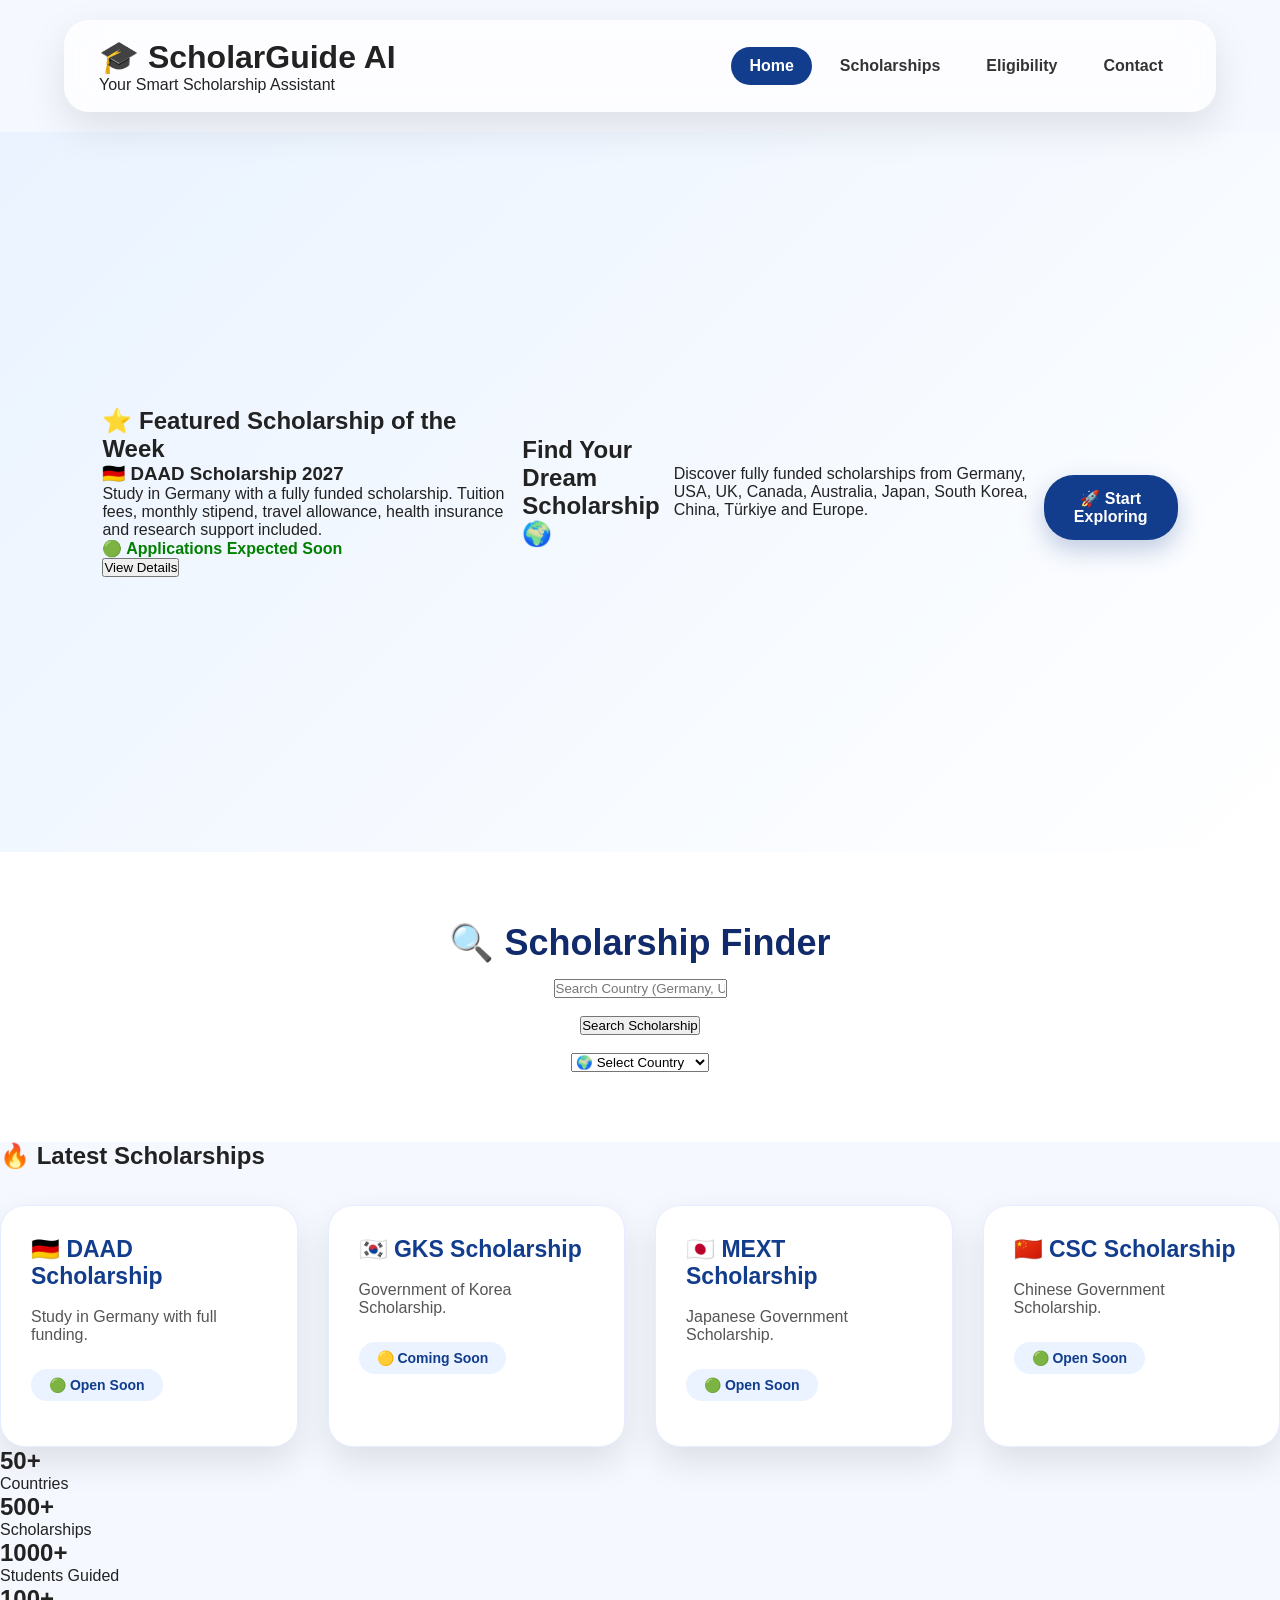
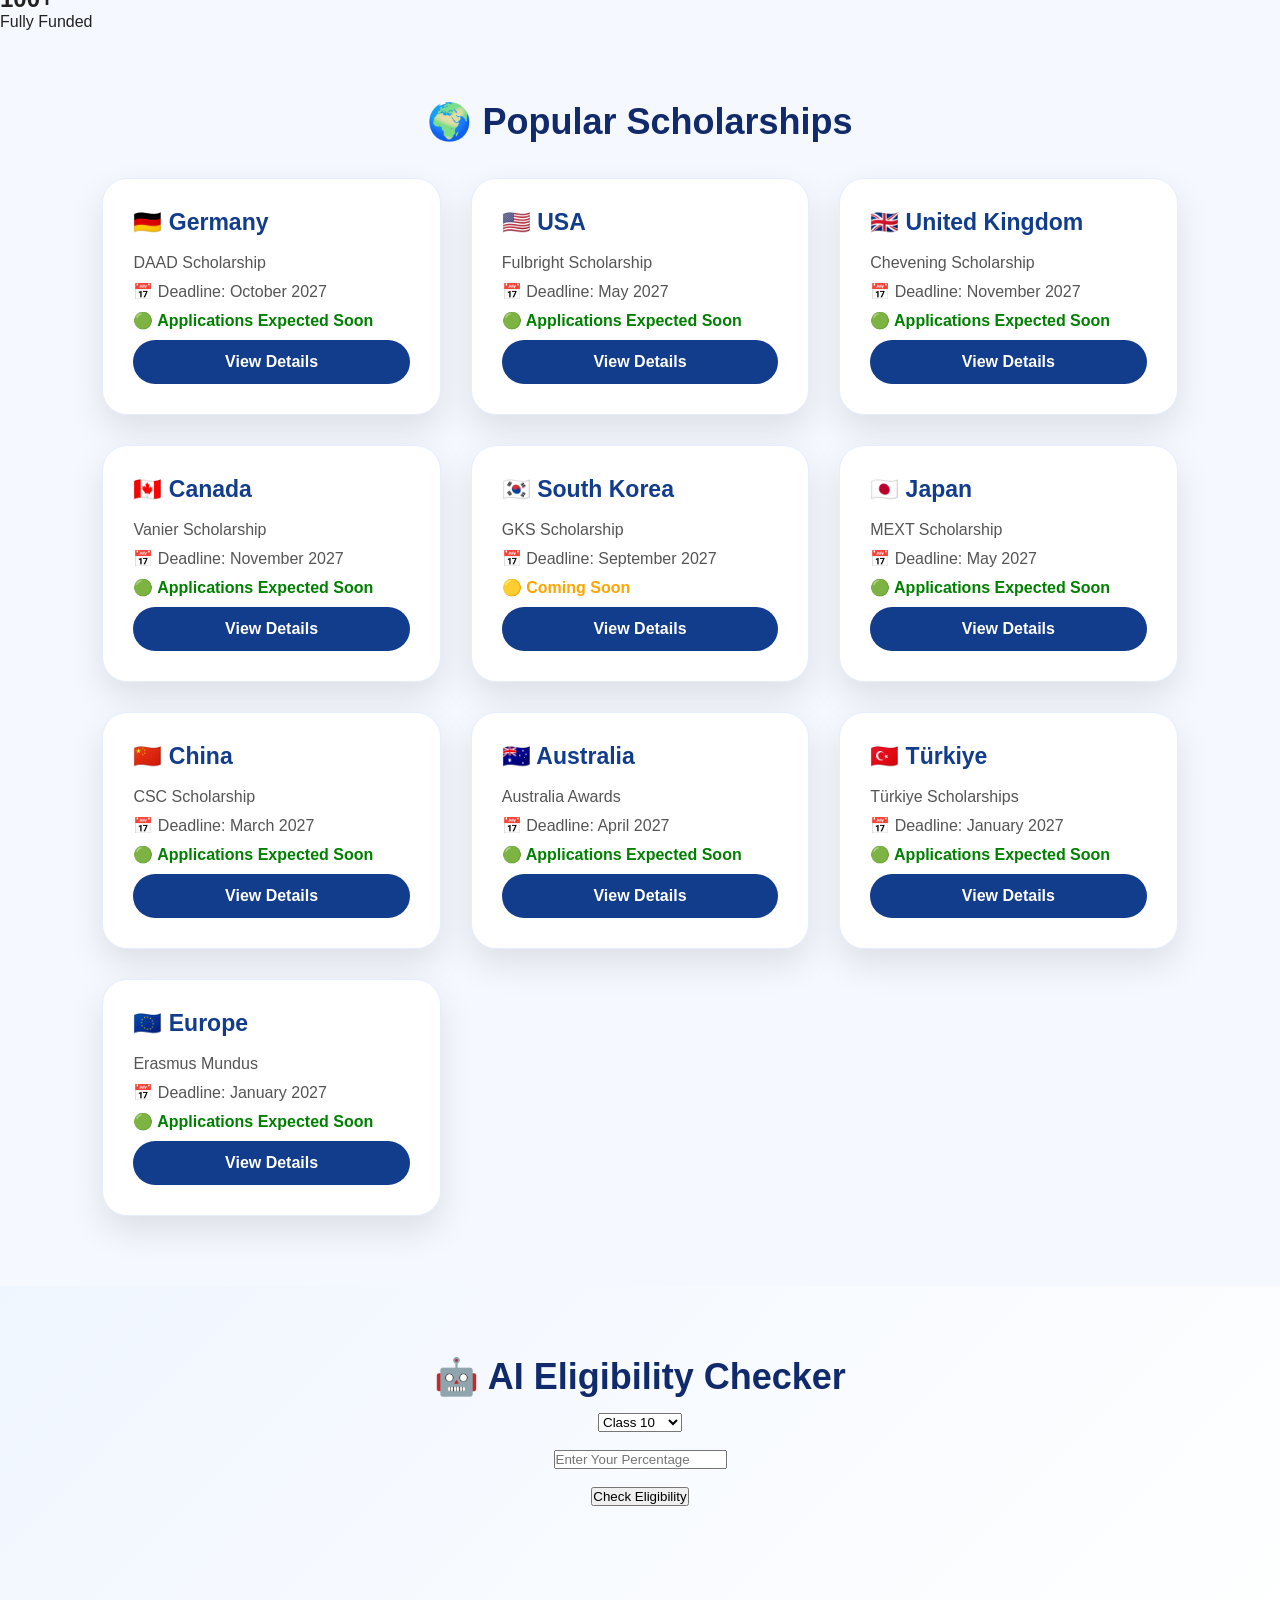
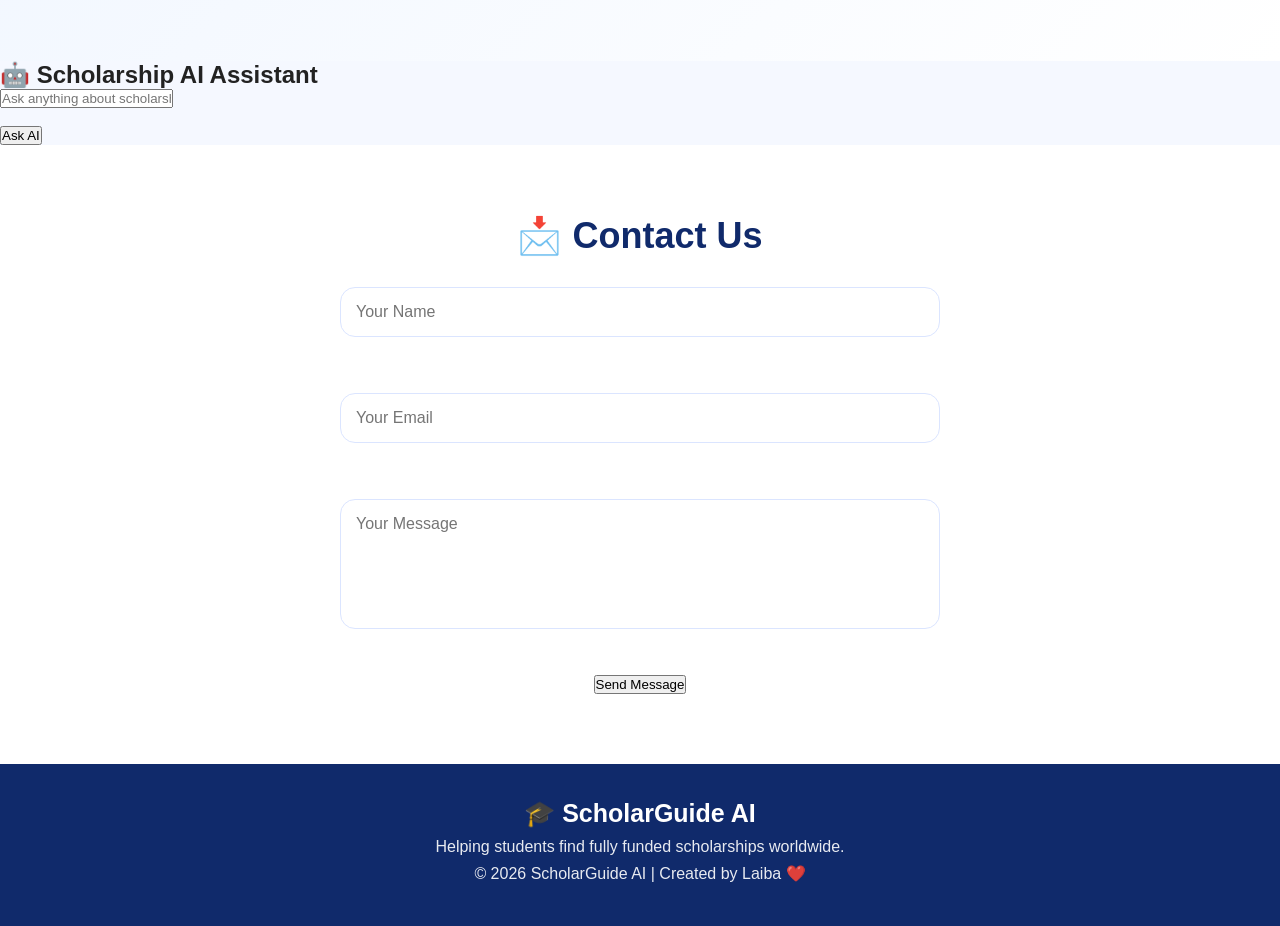
<file: Index.html>
<!DOCTYPE html>
<html lang="en">
<head>
<meta charset="UTF-8">
<meta name="viewport" content="width=device-width, initial-scale=1.0">

<title>ScholarGuide AI</title>

<link rel="stylesheet" href="Style.css">
  <script src="script.js" defer></script>
</head>

<body>

<header>
<div class="logo">
<h1>🎓 ScholarGuide AI</h1>
<p>Your Smart Scholarship Assistant</p>
</div>

<nav>
<a href="#">Home</a>
<a href="#finder">Scholarships</a>
<a href="#eligibility">Eligibility</a>
<a href="#contact">Contact</a>
</nav>
</header>

<section class="hero">
<section class="featured">

<h2>⭐ Featured Scholarship of the Week</h2>

<div class="featured-card">

<h3>🇩🇪 DAAD Scholarship 2027</h3>

<p>
Study in Germany with a fully funded scholarship.
Tuition fees, monthly stipend, travel allowance,
health insurance and research support included.
</p>

<p style="color:green;font-weight:bold;">
🟢 Applications Expected Soon
</p>

<a href="daad.html">
<button>View Details</button>
</a>

</div>

</section>
<h2>Find Your Dream Scholarship 🌍</h2>

<p>
Discover fully funded scholarships from Germany, USA, UK,
Canada, Australia, Japan, South Korea, China,
Türkiye and Europe.
</p>

<a href="#finder">
<button class="primary-btn">
🚀 Start Exploring
</button>
</a>

</section>

<section id="finder" class="finder">

<h2>🔍 Scholarship Finder</h2>

<input
type="text"
id="searchBox"
placeholder="Search Country (Germany, USA...)">

<br><br>

<button onclick="searchScholarship()">
Search Scholarship
</button>

<br><br>

<select id="countrySelect" onchange="openCountryPage()">

<option value="">🌍 Select Country</option>

<option value="daad.html">🇩🇪 Germany</option>

<option value="usa.html">🇺🇸 USA</option>

<option value="chevening.html">🇬🇧 United Kingdom</option>

<option value="canada.html">🇨🇦 Canada</option>

<option value="gks.html">🇰🇷 South Korea</option>

<option value="mext.html">🇯🇵 Japan</option>

<option value="csc.html">🇨🇳 China</option>

<option value="australia.html">🇦🇺 Australia</option>

<option value="turkiye.html">🇹🇷 Türkiye</option>

<option value="europe.html">🇪🇺 Europe</option>

</select>

</section>
  <section class="latest">

<h2>🔥 Latest Scholarships</h2>

<div class="grid">

<div class="card">
<h3>🇩🇪 DAAD Scholarship</h3>
<p>Study in Germany with full funding.</p>
<span class="badge open">🟢 Open Soon</span>
</div>

<div class="card">
<h3>🇰🇷 GKS Scholarship</h3>
<p>Government of Korea Scholarship.</p>
<span class="badge soon">🟡 Coming Soon</span>
</div>

<div class="card">
<h3>🇯🇵 MEXT Scholarship</h3>
<p>Japanese Government Scholarship.</p>
<span class="badge open">🟢 Open Soon</span>
</div>

<div class="card">
<h3>🇨🇳 CSC Scholarship</h3>
<p>Chinese Government Scholarship.</p>
<span class="badge open">🟢 Open Soon</span>
</div>

</div>

</section>

<section class="stats">

<div class="stat-card">
<h2>50+</h2>
<p>Countries</p>
</div>

<div class="stat-card">
<h2>500+</h2>
<p>Scholarships</p>
</div>

<div class="stat-card">
<h2>1000+</h2>
<p>Students Guided</p>
</div>

<div class="stat-card">
<h2>100+</h2>
<p>Fully Funded</p>
</div>

</section>

<section class="popular">

<h2>🌍 Popular Scholarships</h2>

<div class="grid">

<div class="card">
<h3>🇩🇪 Germany</h3>
<p>DAAD Scholarship</p>
  <p>📅 Deadline: October 2027</p>
<p style="color:green;font-weight:bold;">🟢 Applications Expected Soon</p>
<a href="daad.html"><button>View Details</button></a>
</div>

<div class="card">
<h3>🇺🇸 USA</h3>
<p>Fulbright Scholarship</p>
  <p>📅 Deadline: May 2027</p>
<p style="color:green;font-weight:bold;">🟢 Applications Expected Soon</p>
<a href="usa.html"><button>View Details</button></a>
</div>

<div class="card">
<h3>🇬🇧 United Kingdom</h3>
<p>Chevening Scholarship</p>
  <p>📅 Deadline: November 2027</p>
<p style="color:green;font-weight:bold;">🟢 Applications Expected Soon</p>
<a href="chevening.html"><button>View Details</button></a>
</div>

<div class="card">
<h3>🇨🇦 Canada</h3>
<p>Vanier Scholarship</p>
  <p>📅 Deadline: November 2027</p>
<p style="color:green;font-weight:bold;">🟢 Applications Expected Soon</p>
<a href="canada.html"><button>View Details</button></a>
</div>

<div class="card">
<h3>🇰🇷 South Korea</h3>
<p>GKS Scholarship</p>
<p>📅 Deadline: September 2027</p>
<p style="color:orange;font-weight:bold;">🟡 Coming Soon</p>  
<a href="gks.html"><button>View Details</button></a>
</div>

<div class="card">
<h3>🇯🇵 Japan</h3>
<p>MEXT Scholarship</p>
  <p>📅 Deadline: May 2027</p>
<p style="color:green;font-weight:bold;">🟢 Applications Expected Soon</p>
<a href="mext.html"><button>View Details</button></a>
</div>

<div class="card">
<h3>🇨🇳 China</h3>
<p>CSC Scholarship</p>
  <p>📅 Deadline: March 2027</p>
<p style="color:green;font-weight:bold;">🟢 Applications Expected Soon</p>
<a href="csc.html"><button>View Details</button></a>
</div>

<div class="card">
<h3>🇦🇺 Australia</h3>
<p>Australia Awards</p>
  <p>📅 Deadline: April 2027</p>
<p style="color:green;font-weight:bold;">🟢 Applications Expected Soon</p>
<a href="australia.html"><button>View Details</button></a>
</div>

<div class="card">
<h3>🇹🇷 Türkiye</h3>
<p>Türkiye Scholarships</p>
  <p>📅 Deadline: January 2027</p>
<p style="color:green;font-weight:bold;">🟢 Applications Expected Soon</p>
<a href="turkiye.html"><button>View Details</button></a>
</div>

<div class="card">
<h3>🇪🇺 Europe</h3>
<p>Erasmus Mundus</p>
  <p>📅 Deadline: January 2027</p>
<p style="color:green;font-weight:bold;">🟢 Applications Expected Soon</p>
<a href="europe.html"><button>View Details</button></a>
</div>

</div>

  </section>
  <section id="eligibility" class="eligibility">

<h2>🤖 AI Eligibility Checker</h2>

<select id="education">
<option>Class 10</option>
<option>Class 12</option>
<option>Bachelor's</option>
<option>Master's</option>
</select>

<br><br>

<input
type="number"
id="percentage"
placeholder="Enter Your Percentage">

<br><br>

<button onclick="checkEligibility()">
Check Eligibility
</button>

<p id="result"></p>

</section>

<section class="assistant">

<h2>🤖 Scholarship AI Assistant</h2>

<input
type="text"
placeholder="Ask anything about scholarships...">

<br><br>

<button onclick="askAI()">
Ask AI
</button>

</section>

<section id="contact" class="contact">

<h2>📩 Contact Us</h2>

<input
type="text"
placeholder="Your Name">

<br><br>

<input
type="email"
placeholder="Your Email">

<br><br>

<textarea
placeholder="Your Message"
rows="5"></textarea>

<br><br>

<button>
Send Message
</button>

</section>

<footer>

<h3>🎓 ScholarGuide AI</h3>

<p>
Helping students find fully funded scholarships worldwide.
</p>

<p>
© 2026 ScholarGuide AI | Created by Laiba ❤️
</p>

</footer>

<script src="script.js"></script>

</body>
  </html>
</file>
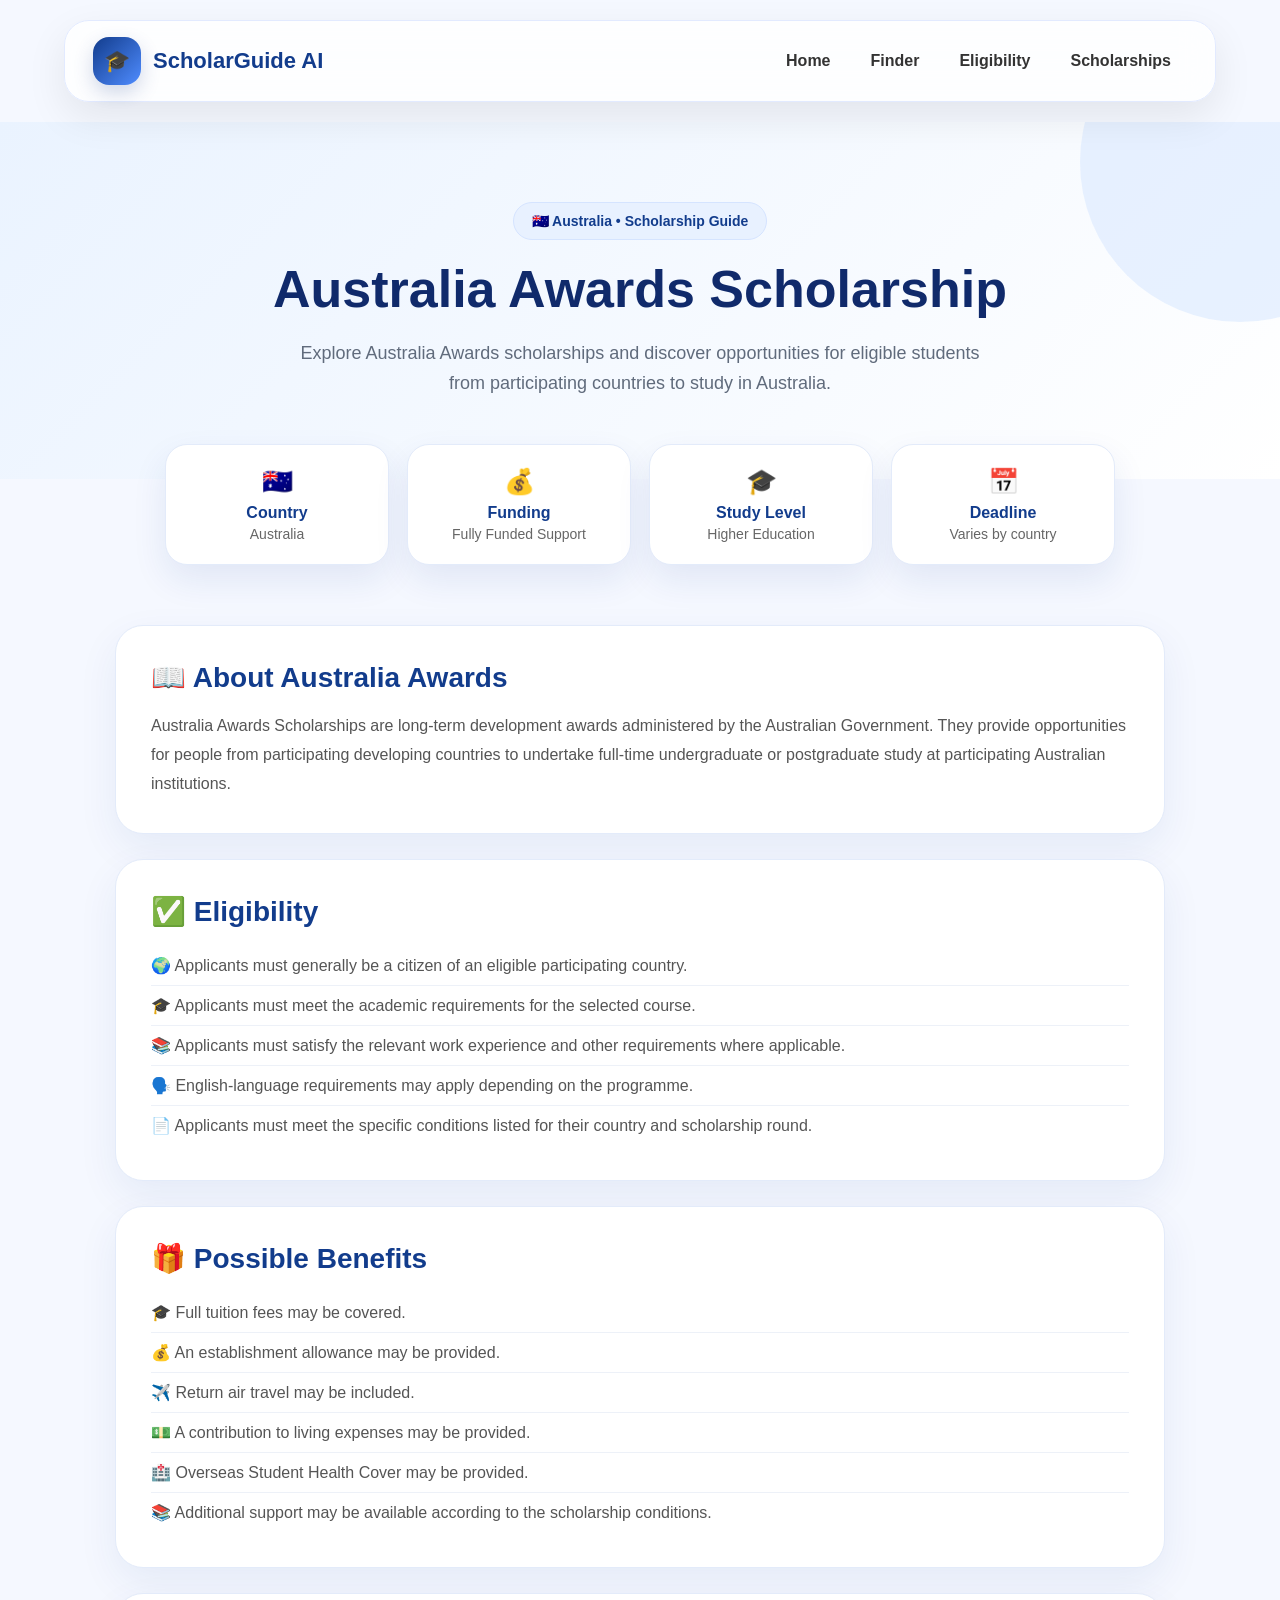
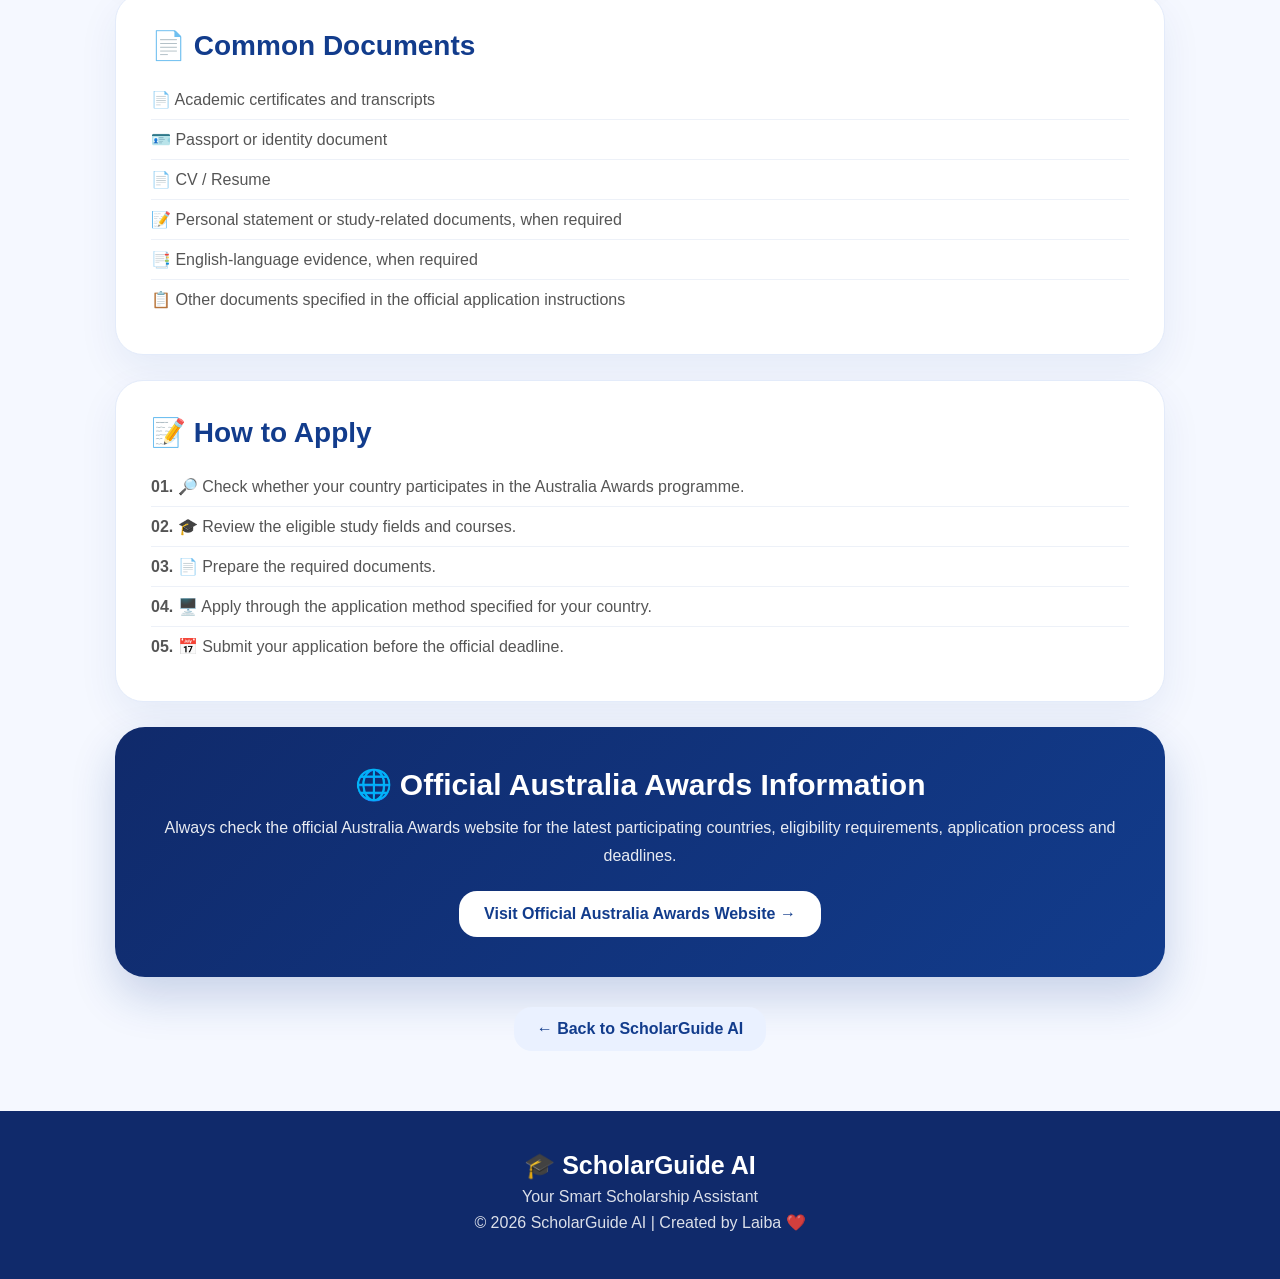
<file: australia.html>
<!DOCTYPE html>
<html lang="en">

<head>

<meta charset="UTF-8">
<meta name="viewport" content="width=device-width, initial-scale=1.0">

<title>Australia Awards | ScholarGuide AI</title>

<style>

*{
    margin:0;
    padding:0;
    box-sizing:border-box;
    font-family:'Poppins',Arial,sans-serif;
}

html{
    scroll-behavior:smooth;
}

body{
    background:#f5f8ff;
    color:#222;
}

/* ===== Navbar ===== */

header{
    width:90%;
    margin:20px auto;
    padding:16px 28px;

    display:flex;
    justify-content:space-between;
    align-items:center;

    background:rgba(255,255,255,.82);
    backdrop-filter:blur(18px);

    border:1px solid #e2eaff;
    border-radius:25px;

    box-shadow:0 15px 40px rgba(0,0,0,.08);

    position:sticky;
    top:20px;
    z-index:100;
}

.logo{
    display:flex;
    align-items:center;
    gap:12px;
}

.logo-icon{
    width:48px;
    height:48px;

    display:flex;
    align-items:center;
    justify-content:center;

    background:linear-gradient(135deg,#123c8c,#4f8cff);
    color:white;

    border-radius:16px;
    font-size:21px;

    box-shadow:0 8px 20px rgba(18,60,140,.2);
}

.logo h2{
    color:#123c8c;
    font-size:22px;
}

nav{
    display:flex;
    gap:8px;
}

nav a{
    text-decoration:none;
    color:#333;
    font-weight:600;
    padding:10px 16px;
    border-radius:22px;
    transition:.3s;
}

nav a:hover{
    background:#123c8c;
    color:white;
}

/* ===== Hero ===== */

.hero{
    position:relative;
    overflow:hidden;

    padding:80px 8%;

    background:linear-gradient(135deg,#eaf3ff,#ffffff);
}

.hero::before{
    content:"";
    position:absolute;

    width:320px;
    height:320px;

    background:#dbe9ff;
    border-radius:50%;

    right:-120px;
    top:-120px;

    opacity:.6;
}

.hero-content{
    position:relative;
    z-index:2;

    max-width:1000px;
    margin:auto;

    text-align:center;
}

.badge{
    display:inline-block;

    padding:10px 18px;
    margin-bottom:20px;

    background:#e8f1ff;
    color:#123c8c;

    border:1px solid #d5e4ff;
    border-radius:30px;

    font-size:14px;
    font-weight:700;
}

.hero h1{
    font-size:52px;
    color:#102a6b;
    line-height:1.15;
    margin-bottom:18px;
}

.hero p{
    max-width:700px;
    margin:auto;

    color:#606b7c;
    font-size:18px;
    line-height:1.7;
}

/* ===== Quick Info ===== */

.quick-info{
    display:grid;
    grid-template-columns:repeat(4,1fr);
    gap:18px;

    max-width:1000px;

    margin:-35px auto 60px;
    padding:0 25px;

    position:relative;
    z-index:5;
}

.info-box{
    background:white;

    padding:22px 15px;
    text-align:center;

    border-radius:22px;
    border:1px solid #e3ebfa;

    box-shadow:0 15px 35px rgba(18,60,140,.09);
}

.info-box span{
    font-size:25px;
}

.info-box h4{
    color:#123c8c;
    margin:8px 0 4px;
}

.info-box p{
    color:#666;
    font-size:14px;
}

/* ===== Main Content ===== */

.container{
    width:84%;
    max-width:1050px;
    margin:auto;
}

.info-card{
    background:white;

    padding:35px;
    margin-bottom:25px;

    border-radius:28px;
    border:1px solid #e3ebfa;

    box-shadow:0 15px 40px rgba(18,60,140,.07);

    transition:.3s;
}

.info-card:hover{
    transform:translateY(-3px);

    box-shadow:0 20px 45px rgba(18,60,140,.11);
}

.info-card h2{
    color:#123c8c;
    font-size:28px;
    margin-bottom:18px;
}

.info-card p{
    color:#555;
    font-size:16px;
    line-height:1.8;
}

.info-card ul{
    list-style:none;
}

.info-card li{
    color:#555;

    padding:10px 0;

    border-bottom:1px solid #edf1f8;
}

.info-card li:last-child{
    border-bottom:none;
}

/* ===== Apply Section ===== */

.apply-card{
    background:linear-gradient(135deg,#102a6b,#123c8c);

    color:white;

    padding:40px;
    border-radius:30px;

    margin-bottom:30px;

    box-shadow:0 20px 45px rgba(18,60,140,.2);

    text-align:center;
}

.apply-card h2{
    font-size:30px;
    margin-bottom:12px;
}

.apply-card p{
    opacity:.9;
    line-height:1.7;
    margin-bottom:22px;
}

.primary-btn{
    display:inline-block;

    padding:14px 25px;

    background:white;
    color:#123c8c;

    text-decoration:none;

    border-radius:18px;

    font-weight:700;

    transition:.3s;
}

.primary-btn:hover{
    transform:translateY(-3px);
}

/* ===== Back Button ===== */

.back-btn{
    display:block;

    width:max-content;

    margin:0 auto 60px;

    padding:13px 23px;

    background:#eaf1ff;
    color:#123c8c;

    text-decoration:none;

    border-radius:18px;

    font-weight:700;

    transition:.3s;
}

.back-btn:hover{
    background:#123c8c;
    color:white;
}

/* ===== Footer ===== */

footer{
    background:#102a6b;
    color:white;

    text-align:center;
    padding:40px 20px;
}

footer h3{
    font-size:25px;
    margin-bottom:8px;
}

footer p{
    margin:7px;
    opacity:.85;
}

/* ===== Mobile ===== */

@media(max-width:768px){

    header{
        width:94%;
        padding:14px 18px;

        flex-direction:column;
        gap:12px;
    }

    nav{
        width:100%;
        justify-content:center;
        flex-wrap:wrap;
    }

    nav a{
        font-size:13px;
        padding:8px 11px;
    }

    .hero{
        padding:60px 5%;
    }

    .hero h1{
        font-size:38px;
    }

    .hero p{
        font-size:16px;
    }

    .quick-info{
        grid-template-columns:repeat(2,1fr);

        margin-top:-25px;
        padding:0 15px;
    }

    .container{
        width:90%;
    }

    .info-card{
        padding:25px;
        border-radius:23px;
    }

    .info-card h2{
        font-size:24px;
    }

    .apply-card{
        padding:30px 22px;
    }

}

</style>

</head>

<body>

<!-- ===== Navbar ===== -->

<header>

<div class="logo">

<div class="logo-icon">
🎓
</div>

<h2>ScholarGuide AI</h2>

</div>

<nav>

<a href="index.html">Home</a>
<a href="index.html#finder">Finder</a>
<a href="index.html#eligibility">Eligibility</a>
<a href="index.html#popular">Scholarships</a>

</nav>

</header>


<!-- ===== Hero ===== -->

<section class="hero">

<div class="hero-content">

<span class="badge">
🇦🇺 Australia • Scholarship Guide
</span>

<h1>
Australia Awards Scholarship
</h1>

<p>
Explore Australia Awards scholarships and discover opportunities for eligible students from participating countries to study in Australia.
</p>

</div>

</section>


<!-- ===== Quick Information ===== -->

<div class="quick-info">

<div class="info-box">

<span>🇦🇺</span>

<h4>Country</h4>

<p>Australia</p>

</div>


<div class="info-box">

<span>💰</span>

<h4>Funding</h4>

<p>Fully Funded Support</p>

</div>


<div class="info-box">

<span>🎓</span>

<h4>Study Level</h4>

<p>Higher Education</p>

</div>


<div class="info-box">

<span>📅</span>

<h4>Deadline</h4>

<p>Varies by country</p>

</div>

</div>


<!-- ===== Main Content ===== -->

<main class="container">


<!-- About -->

<section class="info-card">

<h2>📖 About Australia Awards</h2>

<p>
Australia Awards Scholarships are long-term development awards administered by the Australian Government. They provide opportunities for people from participating developing countries to undertake full-time undergraduate or postgraduate study at participating Australian institutions.
</p>

</section>


<!-- Eligibility -->

<section class="info-card">

<h2>✅ Eligibility</h2>

<ul>

<li>🌍 Applicants must generally be a citizen of an eligible participating country.</li>

<li>🎓 Applicants must meet the academic requirements for the selected course.</li>

<li>📚 Applicants must satisfy the relevant work experience and other requirements where applicable.</li>

<li>🗣️ English-language requirements may apply depending on the programme.</li>

<li>📄 Applicants must meet the specific conditions listed for their country and scholarship round.</li>

</ul>

</section>


<!-- Benefits -->

<section class="info-card">

<h2>🎁 Possible Benefits</h2>

<ul>

<li>🎓 Full tuition fees may be covered.</li>

<li>💰 An establishment allowance may be provided.</li>

<li>✈️ Return air travel may be included.</li>

<li>💵 A contribution to living expenses may be provided.</li>

<li>🏥 Overseas Student Health Cover may be provided.</li>

<li>📚 Additional support may be available according to the scholarship conditions.</li>

</ul>

</section>


<!-- Documents -->

<section class="info-card">

<h2>📄 Common Documents</h2>

<ul>

<li>📄 Academic certificates and transcripts</li>

<li>🪪 Passport or identity document</li>

<li>📄 CV / Resume</li>

<li>📝 Personal statement or study-related documents, when required</li>

<li>📑 English-language evidence, when required</li>

<li>📋 Other documents specified in the official application instructions</li>

</ul>

</section>


<!-- How to Apply -->

<section class="info-card">

<h2>📝 How to Apply</h2>

<ul>

<li><strong>01.</strong> 🔎 Check whether your country participates in the Australia Awards programme.</li>

<li><strong>02.</strong> 🎓 Review the eligible study fields and courses.</li>

<li><strong>03.</strong> 📄 Prepare the required documents.</li>

<li><strong>04.</strong> 🖥️ Apply through the application method specified for your country.</li>

<li><strong>05.</strong> 📅 Submit your application before the official deadline.</li>

</ul>

</section>


<!-- Official Website -->

<section class="apply-card">

<h2>🌐 Official Australia Awards Information</h2>

<p>
Always check the official Australia Awards website for the latest participating countries, eligibility requirements, application process and deadlines.
</p>

<a
class="primary-btn"
href="https://www.dfat.gov.au/people-to-people/australia-awards"
target="_blank"
rel="noopener noreferrer">

Visit Official Australia Awards Website →

</a>

</section>


<!-- Back -->

<a class="back-btn" href="index.html">

← Back to ScholarGuide AI

</a>

</main>


<!-- ===== Footer ===== -->

<footer>

<h3>🎓 ScholarGuide AI</h3>

<p>Your Smart Scholarship Assistant</p>

<p>© 2026 ScholarGuide AI | Created by Laiba ❤️</p>

</footer>

</body>

</html>
</file>
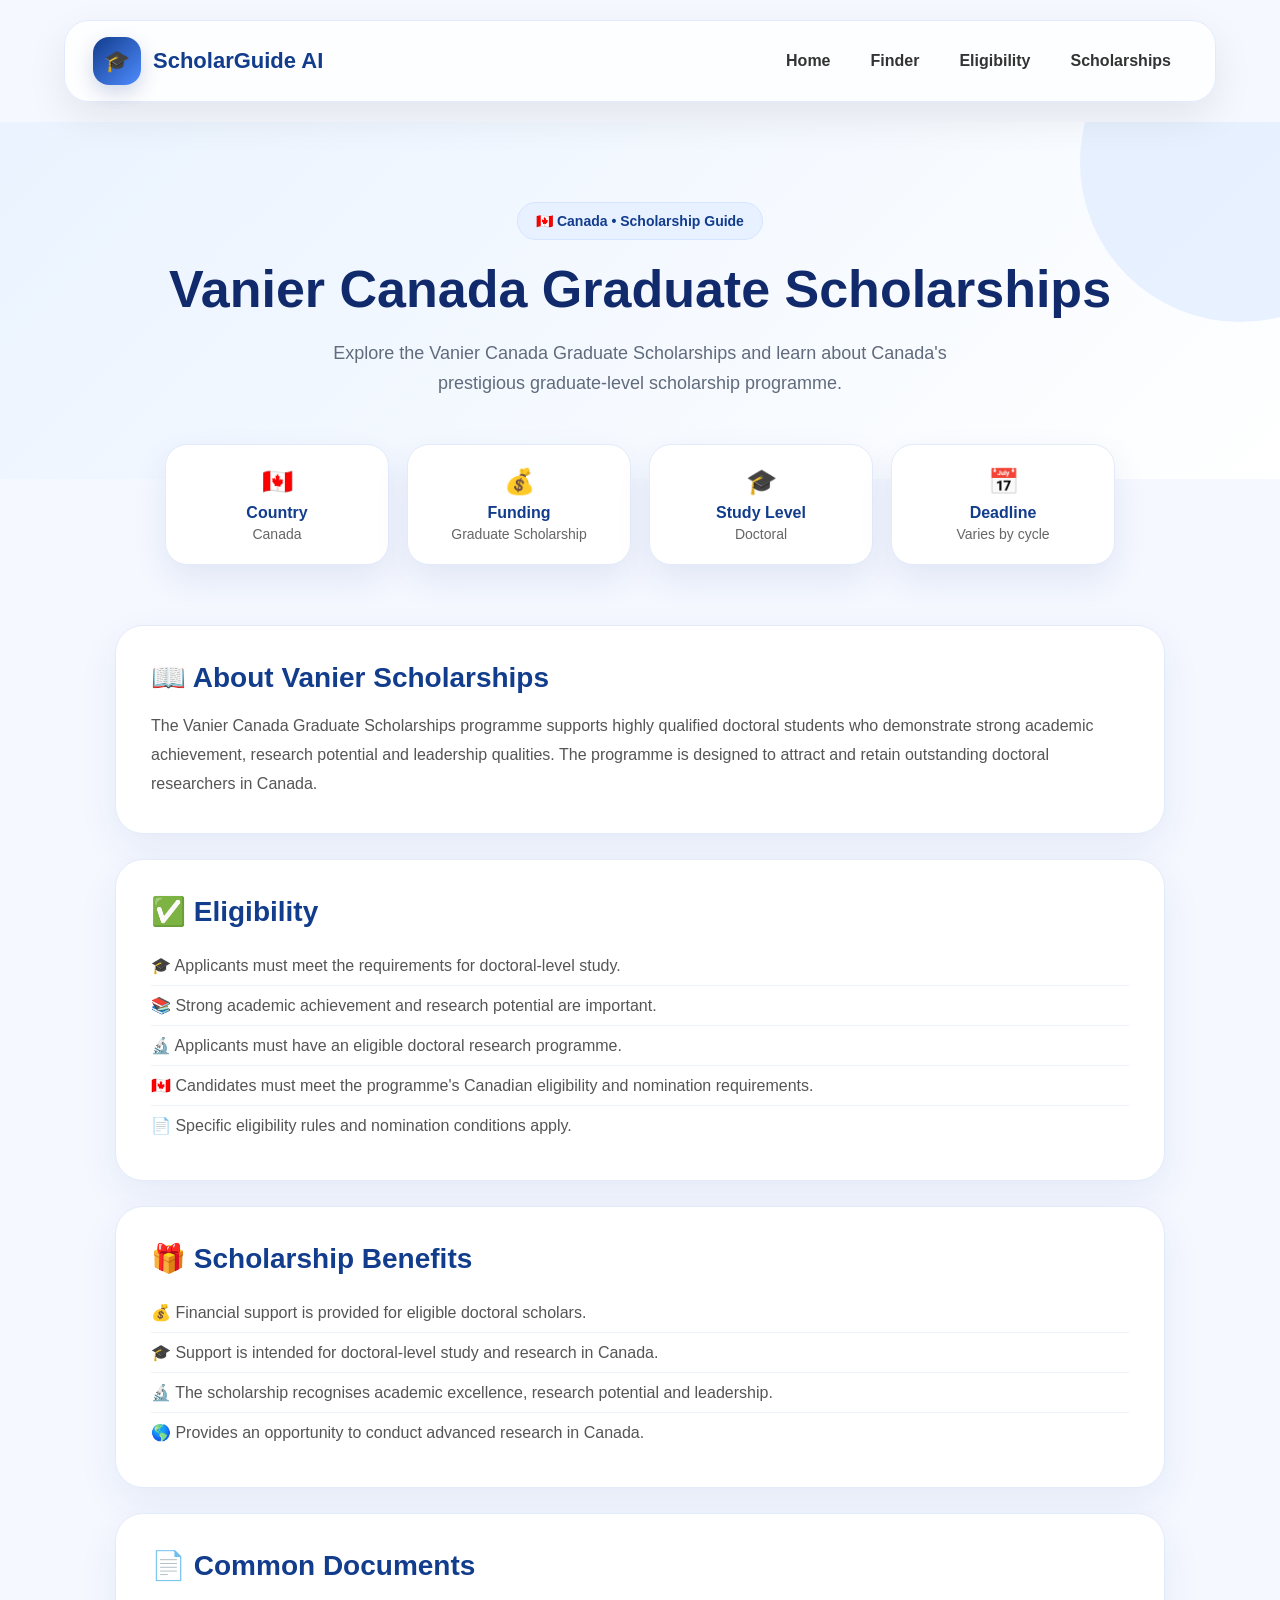
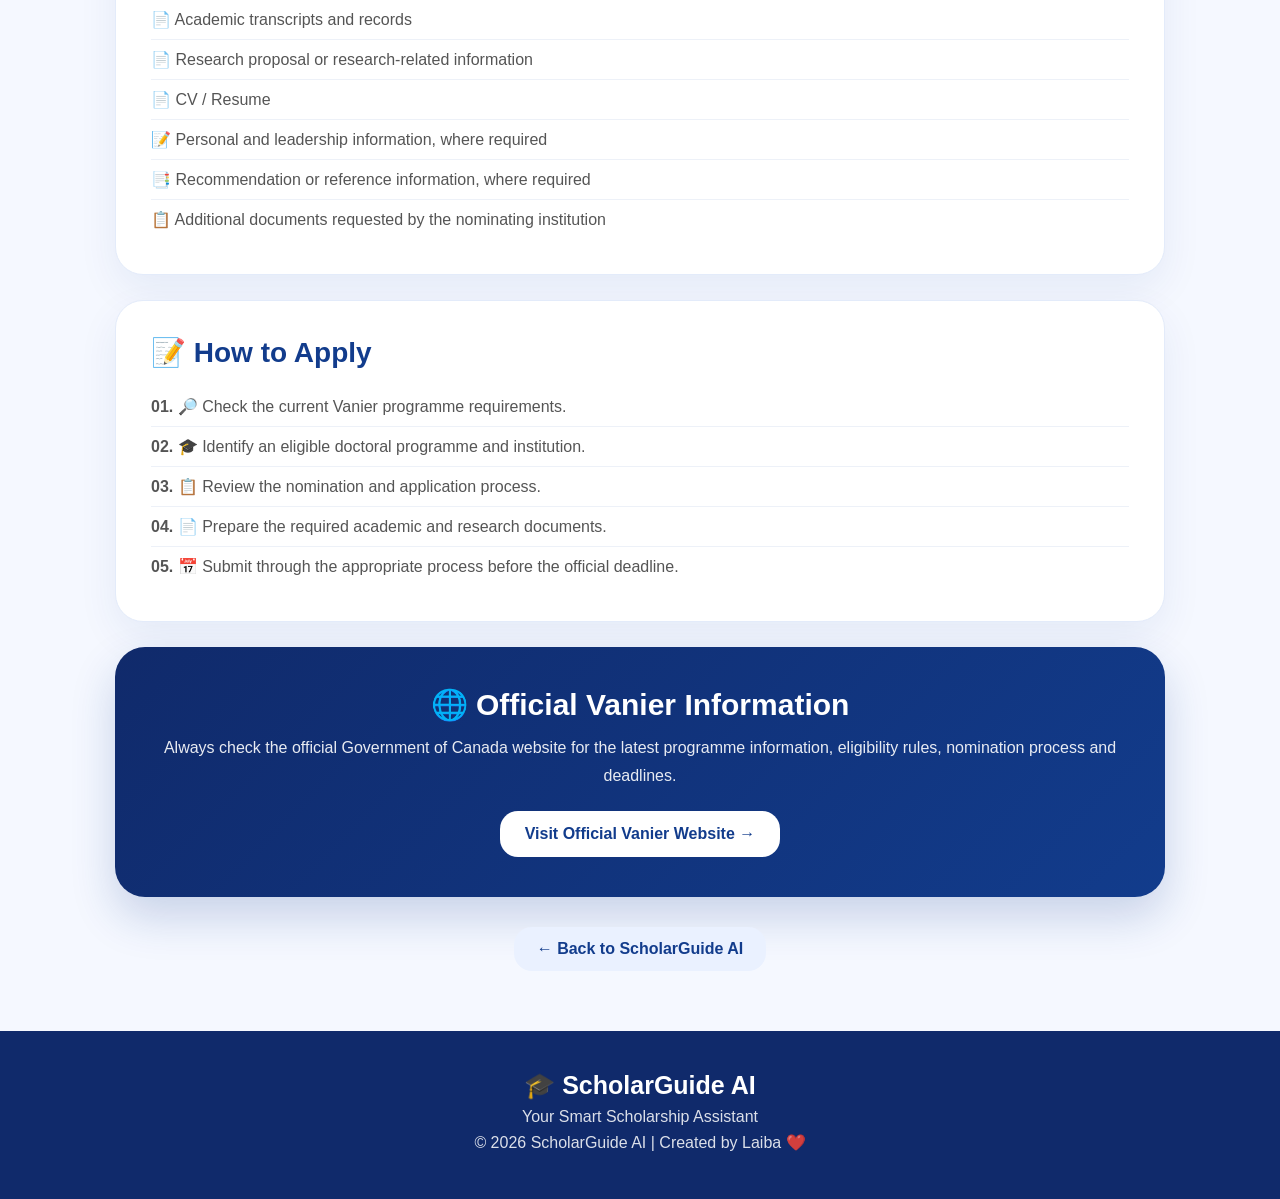
<file: canada.html>
<!DOCTYPE html>
<html lang="en">

<head>

<meta charset="UTF-8">
<meta name="viewport" content="width=device-width, initial-scale=1.0">

<title>Vanier Canada Graduate Scholarships | ScholarGuide AI</title>

<style>

*{
    margin:0;
    padding:0;
    box-sizing:border-box;
    font-family:'Poppins',Arial,sans-serif;
}

html{
    scroll-behavior:smooth;
}

body{
    background:#f5f8ff;
    color:#222;
}

/* ===== Navbar ===== */

header{
    width:90%;
    margin:20px auto;
    padding:16px 28px;

    display:flex;
    justify-content:space-between;
    align-items:center;

    background:rgba(255,255,255,.82);
    backdrop-filter:blur(18px);

    border:1px solid #e2eaff;
    border-radius:25px;

    box-shadow:0 15px 40px rgba(0,0,0,.08);

    position:sticky;
    top:20px;
    z-index:100;
}

.logo{
    display:flex;
    align-items:center;
    gap:12px;
}

.logo-icon{
    width:48px;
    height:48px;

    display:flex;
    align-items:center;
    justify-content:center;

    background:linear-gradient(135deg,#123c8c,#4f8cff);
    color:white;

    border-radius:16px;
    font-size:21px;

    box-shadow:0 8px 20px rgba(18,60,140,.2);
}

.logo h2{
    color:#123c8c;
    font-size:22px;
}

nav{
    display:flex;
    gap:8px;
}

nav a{
    text-decoration:none;
    color:#333;
    font-weight:600;
    padding:10px 16px;
    border-radius:22px;
    transition:.3s;
}

nav a:hover{
    background:#123c8c;
    color:white;
}

/* ===== Hero ===== */

.hero{
    position:relative;
    overflow:hidden;

    padding:80px 8%;

    background:linear-gradient(135deg,#eaf3ff,#ffffff);
}

.hero::before{
    content:"";

    position:absolute;

    width:320px;
    height:320px;

    background:#dbe9ff;
    border-radius:50%;

    right:-120px;
    top:-120px;

    opacity:.6;
}

.hero-content{
    position:relative;
    z-index:2;

    max-width:1000px;
    margin:auto;

    text-align:center;
}

.badge{
    display:inline-block;

    padding:10px 18px;
    margin-bottom:20px;

    background:#e8f1ff;
    color:#123c8c;

    border:1px solid #d5e4ff;
    border-radius:30px;

    font-size:14px;
    font-weight:700;
}

.hero h1{
    font-size:52px;
    color:#102a6b;
    line-height:1.15;
    margin-bottom:18px;
}

.hero p{
    max-width:700px;
    margin:auto;

    color:#606b7c;
    font-size:18px;
    line-height:1.7;
}

/* ===== Quick Info ===== */

.quick-info{
    display:grid;

    grid-template-columns:repeat(4,1fr);

    gap:18px;

    max-width:1000px;

    margin:-35px auto 60px;

    padding:0 25px;

    position:relative;
    z-index:5;
}

.info-box{
    background:white;

    padding:22px 15px;

    text-align:center;

    border-radius:22px;

    border:1px solid #e3ebfa;

    box-shadow:0 15px 35px rgba(18,60,140,.09);
}

.info-box span{
    font-size:25px;
}

.info-box h4{
    color:#123c8c;
    margin:8px 0 4px;
}

.info-box p{
    color:#666;
    font-size:14px;
}

/* ===== Main Content ===== */

.container{
    width:84%;
    max-width:1050px;
    margin:auto;
}

.info-card{
    background:white;

    padding:35px;

    margin-bottom:25px;

    border-radius:28px;

    border:1px solid #e3ebfa;

    box-shadow:0 15px 40px rgba(18,60,140,.07);

    transition:.3s;
}

.info-card:hover{
    transform:translateY(-3px);

    box-shadow:0 20px 45px rgba(18,60,140,.11);
}

.info-card h2{
    color:#123c8c;

    font-size:28px;

    margin-bottom:18px;
}

.info-card p{
    color:#555;

    font-size:16px;

    line-height:1.8;
}

.info-card ul{
    list-style:none;
}

.info-card li{
    color:#555;

    padding:10px 0;

    border-bottom:1px solid #edf1f8;
}

.info-card li:last-child{
    border-bottom:none;
}

/* ===== Apply Section ===== */

.apply-card{
    background:linear-gradient(135deg,#102a6b,#123c8c);

    color:white;

    padding:40px;

    border-radius:30px;

    margin-bottom:30px;

    box-shadow:0 20px 45px rgba(18,60,140,.2);

    text-align:center;
}

.apply-card h2{
    font-size:30px;

    margin-bottom:12px;
}

.apply-card p{
    opacity:.9;

    line-height:1.7;

    margin-bottom:22px;
}

.primary-btn{
    display:inline-block;

    padding:14px 25px;

    background:white;

    color:#123c8c;

    text-decoration:none;

    border-radius:18px;

    font-weight:700;

    transition:.3s;
}

.primary-btn:hover{
    transform:translateY(-3px);
}

/* ===== Back Button ===== */

.back-btn{
    display:block;

    width:max-content;

    margin:0 auto 60px;

    padding:13px 23px;

    background:#eaf1ff;

    color:#123c8c;

    text-decoration:none;

    border-radius:18px;

    font-weight:700;

    transition:.3s;
}

.back-btn:hover{
    background:#123c8c;

    color:white;
}

/* ===== Footer ===== */

footer{
    background:#102a6b;

    color:white;

    text-align:center;

    padding:40px 20px;
}

footer h3{
    font-size:25px;

    margin-bottom:8px;
}

footer p{
    margin:7px;

    opacity:.85;
}

/* ===== Mobile ===== */

@media(max-width:768px){

    header{
        width:94%;

        padding:14px 18px;

        flex-direction:column;

        gap:12px;
    }

    nav{
        width:100%;

        justify-content:center;

        flex-wrap:wrap;
    }

    nav a{
        font-size:13px;

        padding:8px 11px;
    }

    .hero{
        padding:60px 5%;
    }

    .hero h1{
        font-size:38px;
    }

    .hero p{
        font-size:16px;
    }

    .quick-info{
        grid-template-columns:repeat(2,1fr);

        margin-top:-25px;

        padding:0 15px;
    }

    .container{
        width:90%;
    }

    .info-card{
        padding:25px;

        border-radius:23px;
    }

    .info-card h2{
        font-size:24px;
    }

    .apply-card{
        padding:30px 22px;
    }

}

</style>

</head>

<body>

<!-- ===== Navbar ===== -->

<header>

<div class="logo">

<div class="logo-icon">
🎓
</div>

<h2>ScholarGuide AI</h2>

</div>

<nav>

<a href="index.html">Home</a>

<a href="index.html#finder">Finder</a>

<a href="index.html#eligibility">Eligibility</a>

<a href="index.html#popular">Scholarships</a>

</nav>

</header>


<!-- ===== Hero ===== -->

<section class="hero">

<div class="hero-content">

<span class="badge">
🇨🇦 Canada • Scholarship Guide
</span>

<h1>
Vanier Canada Graduate Scholarships
</h1>

<p>
Explore the Vanier Canada Graduate Scholarships and learn about Canada's prestigious graduate-level scholarship programme.
</p>

</div>

</section>


<!-- ===== Quick Information ===== -->

<div class="quick-info">

<div class="info-box">

<span>🇨🇦</span>

<h4>Country</h4>

<p>Canada</p>

</div>


<div class="info-box">

<span>💰</span>

<h4>Funding</h4>

<p>Graduate Scholarship</p>

</div>


<div class="info-box">

<span>🎓</span>

<h4>Study Level</h4>

<p>Doctoral</p>

</div>


<div class="info-box">

<span>📅</span>

<h4>Deadline</h4>

<p>Varies by cycle</p>

</div>

</div>


<!-- ===== Main Content ===== -->

<main class="container">


<!-- About -->

<section class="info-card">

<h2>📖 About Vanier Scholarships</h2>

<p>
The Vanier Canada Graduate Scholarships programme supports highly qualified doctoral students who demonstrate strong academic achievement, research potential and leadership qualities. The programme is designed to attract and retain outstanding doctoral researchers in Canada.
</p>

</section>


<!-- Eligibility -->

<section class="info-card">

<h2>✅ Eligibility</h2>

<ul>

<li>🎓 Applicants must meet the requirements for doctoral-level study.</li>

<li>📚 Strong academic achievement and research potential are important.</li>

<li>🔬 Applicants must have an eligible doctoral research programme.</li>

<li>🇨🇦 Candidates must meet the programme's Canadian eligibility and nomination requirements.</li>

<li>📄 Specific eligibility rules and nomination conditions apply.</li>

</ul>

</section>


<!-- Benefits -->

<section class="info-card">

<h2>🎁 Scholarship Benefits</h2>

<ul>

<li>💰 Financial support is provided for eligible doctoral scholars.</li>

<li>🎓 Support is intended for doctoral-level study and research in Canada.</li>

<li>🔬 The scholarship recognises academic excellence, research potential and leadership.</li>

<li>🌎 Provides an opportunity to conduct advanced research in Canada.</li>

</ul>

</section>


<!-- Documents -->

<section class="info-card">

<h2>📄 Common Documents</h2>

<ul>

<li>📄 Academic transcripts and records</li>

<li>📄 Research proposal or research-related information</li>

<li>📄 CV / Resume</li>

<li>📝 Personal and leadership information, where required</li>

<li>📑 Recommendation or reference information, where required</li>

<li>📋 Additional documents requested by the nominating institution</li>

</ul>

</section>


<!-- How to Apply -->

<section class="info-card">

<h2>📝 How to Apply</h2>

<ul>

<li><strong>01.</strong> 🔎 Check the current Vanier programme requirements.</li>

<li><strong>02.</strong> 🎓 Identify an eligible doctoral programme and institution.</li>

<li><strong>03.</strong> 📋 Review the nomination and application process.</li>

<li><strong>04.</strong> 📄 Prepare the required academic and research documents.</li>

<li><strong>05.</strong> 📅 Submit through the appropriate process before the official deadline.</li>

</ul>

</section>


<!-- Official Website -->

<section class="apply-card">

<h2>🌐 Official Vanier Information</h2>

<p>
Always check the official Government of Canada website for the latest programme information, eligibility rules, nomination process and deadlines.
</p>

<a
class="primary-btn"
href="https://vanier.gc.ca/en/home-accueil.html"
target="_blank"
rel="noopener noreferrer">

Visit Official Vanier Website →

</a>

</section>


<!-- Back -->

<a class="back-btn" href="index.html">

← Back to ScholarGuide AI

</a>

</main>


<!-- ===== Footer ===== -->

<footer>

<h3>🎓 ScholarGuide AI</h3>

<p>Your Smart Scholarship Assistant</p>

<p>© 2026 ScholarGuide AI | Created by Laiba ❤️</p>

</footer>

</body>

  </html>
</file>
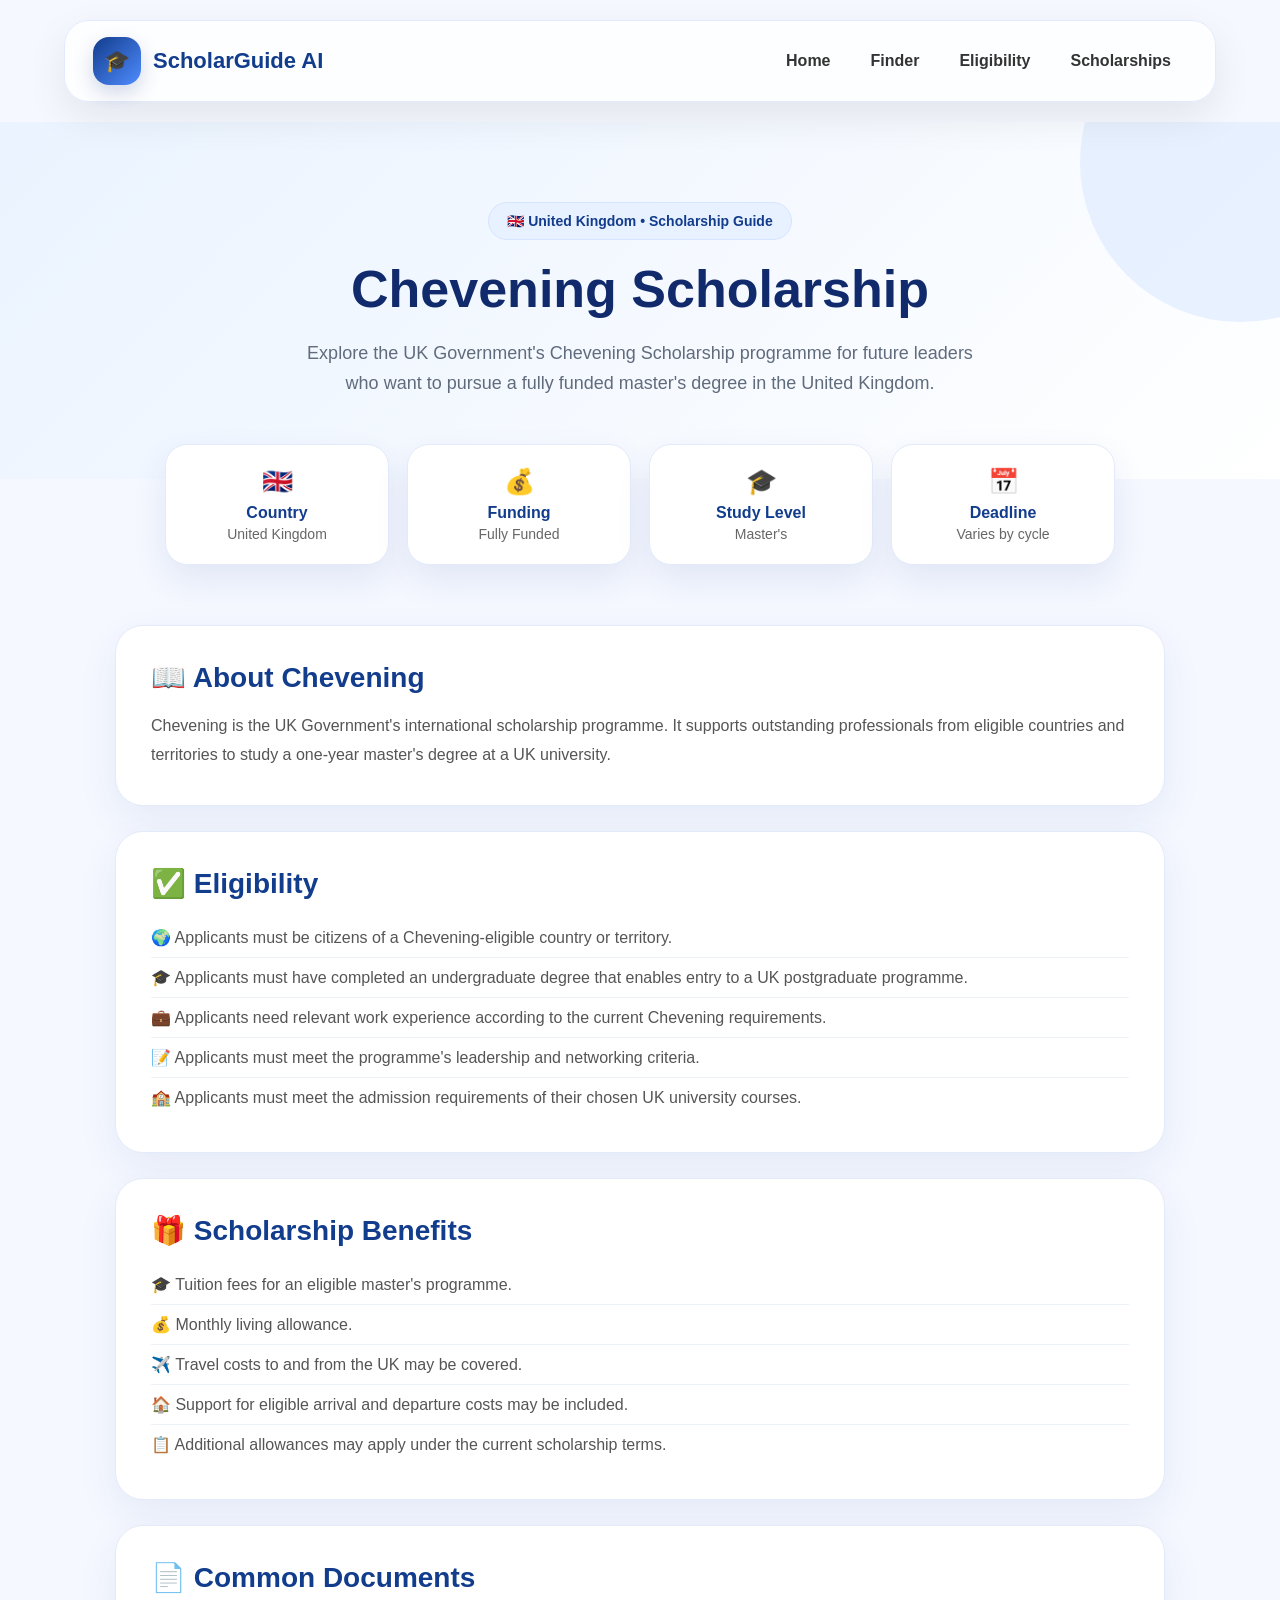
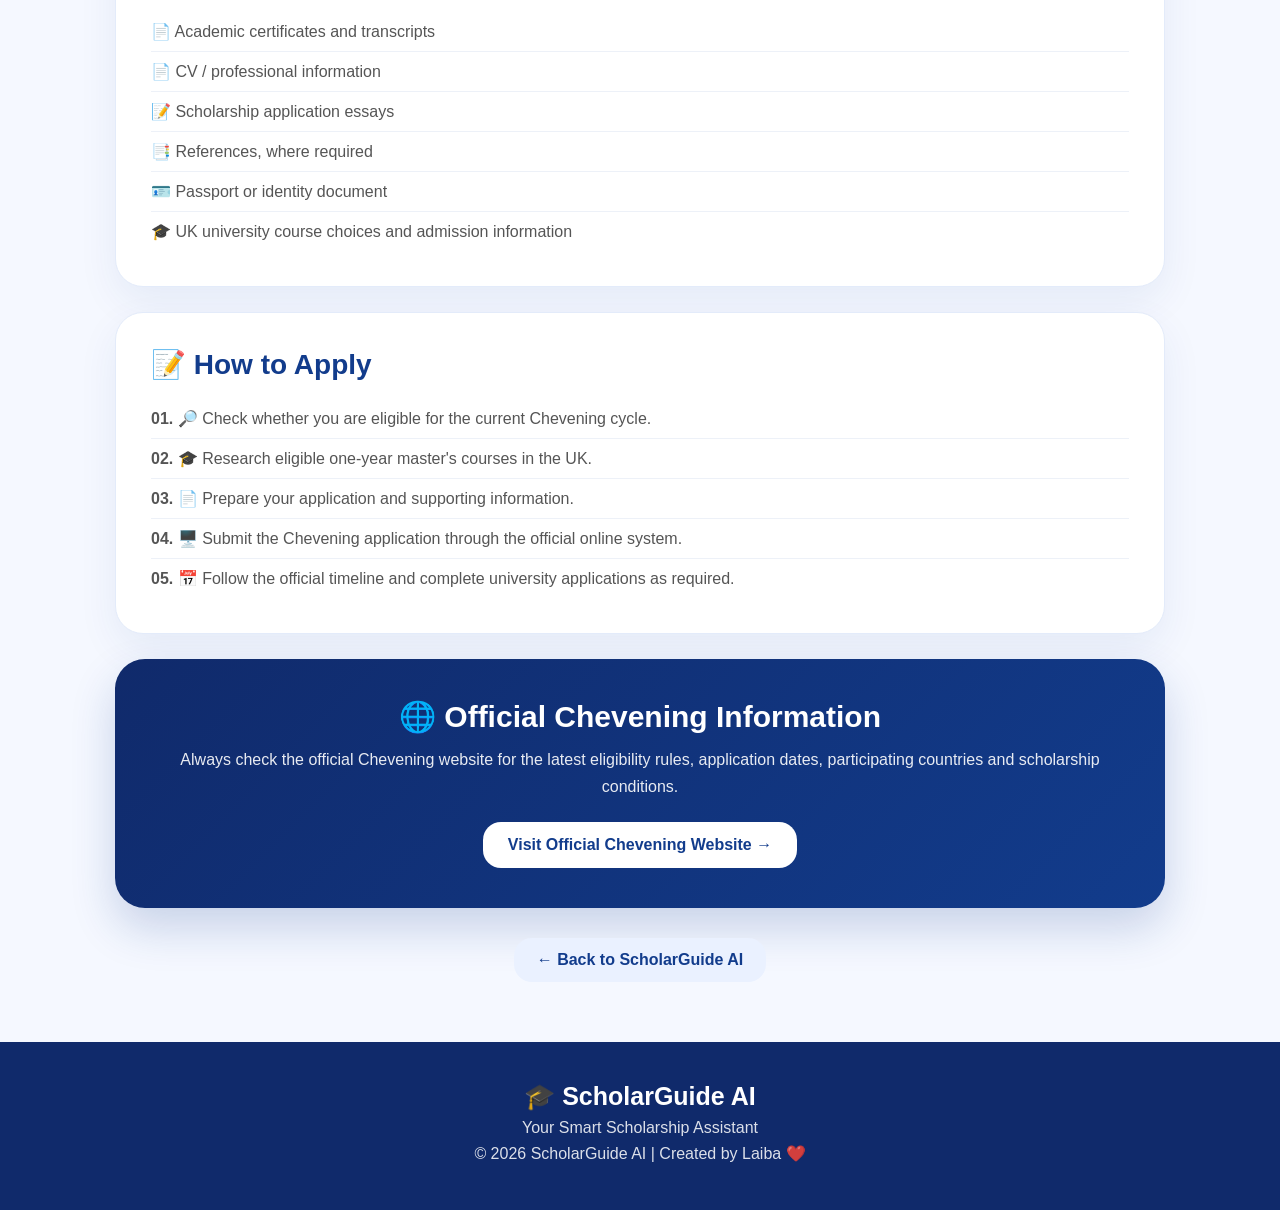
<file: chevening.html>
<!DOCTYPE html>
<html lang="en">

<head>

<meta charset="UTF-8">
<meta name="viewport" content="width=device-width, initial-scale=1.0">

<title>Chevening Scholarship | ScholarGuide AI</title>

<style>

*{
    margin:0;
    padding:0;
    box-sizing:border-box;
    font-family:'Poppins',Arial,sans-serif;
}

html{
    scroll-behavior:smooth;
}

body{
    background:#f5f8ff;
    color:#222;
}

/* ===== Navbar ===== */

header{
    width:90%;
    margin:20px auto;
    padding:16px 28px;

    display:flex;
    justify-content:space-between;
    align-items:center;

    background:rgba(255,255,255,.82);
    backdrop-filter:blur(18px);

    border:1px solid #e2eaff;
    border-radius:25px;

    box-shadow:0 15px 40px rgba(0,0,0,.08);

    position:sticky;
    top:20px;
    z-index:100;
}

.logo{
    display:flex;
    align-items:center;
    gap:12px;
}

.logo-icon{
    width:48px;
    height:48px;

    display:flex;
    align-items:center;
    justify-content:center;

    background:linear-gradient(135deg,#123c8c,#4f8cff);
    color:white;

    border-radius:16px;
    font-size:21px;

    box-shadow:0 8px 20px rgba(18,60,140,.2);
}

.logo h2{
    color:#123c8c;
    font-size:22px;
}

nav{
    display:flex;
    gap:8px;
}

nav a{
    text-decoration:none;
    color:#333;
    font-weight:600;
    padding:10px 16px;
    border-radius:22px;
    transition:.3s;
}

nav a:hover{
    background:#123c8c;
    color:white;
}

/* ===== Hero ===== */

.hero{
    position:relative;
    overflow:hidden;

    padding:80px 8%;

    background:linear-gradient(135deg,#eaf3ff,#ffffff);
}

.hero::before{
    content:"";

    position:absolute;

    width:320px;
    height:320px;

    background:#dbe9ff;
    border-radius:50%;

    right:-120px;
    top:-120px;

    opacity:.6;
}

.hero-content{
    position:relative;
    z-index:2;

    max-width:1000px;
    margin:auto;

    text-align:center;
}

.badge{
    display:inline-block;

    padding:10px 18px;
    margin-bottom:20px;

    background:#e8f1ff;
    color:#123c8c;

    border:1px solid #d5e4ff;
    border-radius:30px;

    font-size:14px;
    font-weight:700;
}

.hero h1{
    font-size:52px;
    color:#102a6b;
    line-height:1.15;
    margin-bottom:18px;
}

.hero p{
    max-width:700px;
    margin:auto;

    color:#606b7c;
    font-size:18px;
    line-height:1.7;
}

/* ===== Quick Info ===== */

.quick-info{
    display:grid;

    grid-template-columns:repeat(4,1fr);

    gap:18px;

    max-width:1000px;

    margin:-35px auto 60px;

    padding:0 25px;

    position:relative;
    z-index:5;
}

.info-box{
    background:white;

    padding:22px 15px;

    text-align:center;

    border-radius:22px;

    border:1px solid #e3ebfa;

    box-shadow:0 15px 35px rgba(18,60,140,.09);
}

.info-box span{
    font-size:25px;
}

.info-box h4{
    color:#123c8c;
    margin:8px 0 4px;
}

.info-box p{
    color:#666;
    font-size:14px;
}

/* ===== Main Content ===== */

.container{
    width:84%;
    max-width:1050px;
    margin:auto;
}

.info-card{
    background:white;

    padding:35px;

    margin-bottom:25px;

    border-radius:28px;

    border:1px solid #e3ebfa;

    box-shadow:0 15px 40px rgba(18,60,140,.07);

    transition:.3s;
}

.info-card:hover{
    transform:translateY(-3px);

    box-shadow:0 20px 45px rgba(18,60,140,.11);
}

.info-card h2{
    color:#123c8c;

    font-size:28px;

    margin-bottom:18px;
}

.info-card p{
    color:#555;

    font-size:16px;

    line-height:1.8;
}

.info-card ul{
    list-style:none;
}

.info-card li{
    color:#555;

    padding:10px 0;

    border-bottom:1px solid #edf1f8;
}

.info-card li:last-child{
    border-bottom:none;
}

/* ===== Apply Section ===== */

.apply-card{
    background:linear-gradient(135deg,#102a6b,#123c8c);

    color:white;

    padding:40px;

    border-radius:30px;

    margin-bottom:30px;

    box-shadow:0 20px 45px rgba(18,60,140,.2);

    text-align:center;
}

.apply-card h2{
    font-size:30px;

    margin-bottom:12px;
}

.apply-card p{
    opacity:.9;

    line-height:1.7;

    margin-bottom:22px;
}

.primary-btn{
    display:inline-block;

    padding:14px 25px;

    background:white;

    color:#123c8c;

    text-decoration:none;

    border-radius:18px;

    font-weight:700;

    transition:.3s;
}

.primary-btn:hover{
    transform:translateY(-3px);
}

/* ===== Back Button ===== */

.back-btn{
    display:block;

    width:max-content;

    margin:0 auto 60px;

    padding:13px 23px;

    background:#eaf1ff;

    color:#123c8c;

    text-decoration:none;

    border-radius:18px;

    font-weight:700;

    transition:.3s;
}

.back-btn:hover{
    background:#123c8c;
    color:white;
}

/* ===== Footer ===== */

footer{
    background:#102a6b;

    color:white;

    text-align:center;

    padding:40px 20px;
}

footer h3{
    font-size:25px;
    margin-bottom:8px;
}

footer p{
    margin:7px;
    opacity:.85;
}

/* ===== Mobile ===== */

@media(max-width:768px){

    header{
        width:94%;
        padding:14px 18px;

        flex-direction:column;
        gap:12px;
    }

    nav{
        width:100%;
        justify-content:center;
        flex-wrap:wrap;
    }

    nav a{
        font-size:13px;
        padding:8px 11px;
    }

    .hero{
        padding:60px 5%;
    }

    .hero h1{
        font-size:38px;
    }

    .hero p{
        font-size:16px;
    }

    .quick-info{
        grid-template-columns:repeat(2,1fr);
        margin-top:-25px;
        padding:0 15px;
    }

    .container{
        width:90%;
    }

    .info-card{
        padding:25px;
        border-radius:23px;
    }

    .info-card h2{
        font-size:24px;
    }

    .apply-card{
        padding:30px 22px;
    }

}

</style>

</head>

<body>

<!-- ===== Navbar ===== -->

<header>

<div class="logo">

<div class="logo-icon">
🎓
</div>

<h2>ScholarGuide AI</h2>

</div>

<nav>

<a href="index.html">Home</a>

<a href="index.html#finder">Finder</a>

<a href="index.html#eligibility">Eligibility</a>

<a href="index.html#popular">Scholarships</a>

</nav>

</header>


<!-- ===== Hero ===== -->

<section class="hero">

<div class="hero-content">

<span class="badge">
🇬🇧 United Kingdom • Scholarship Guide
</span>

<h1>
Chevening Scholarship
</h1>

<p>
Explore the UK Government's Chevening Scholarship programme for future leaders who want to pursue a fully funded master's degree in the United Kingdom.
</p>

</div>

</section>


<!-- ===== Quick Information ===== -->

<div class="quick-info">

<div class="info-box">

<span>🇬🇧</span>

<h4>Country</h4>

<p>United Kingdom</p>

</div>


<div class="info-box">

<span>💰</span>

<h4>Funding</h4>

<p>Fully Funded</p>

</div>


<div class="info-box">

<span>🎓</span>

<h4>Study Level</h4>

<p>Master's</p>

</div>


<div class="info-box">

<span>📅</span>

<h4>Deadline</h4>

<p>Varies by cycle</p>

</div>

</div>


<!-- ===== Main Content ===== -->

<main class="container">


<!-- About -->

<section class="info-card">

<h2>📖 About Chevening</h2>

<p>
Chevening is the UK Government's international scholarship programme. It supports outstanding professionals from eligible countries and territories to study a one-year master's degree at a UK university.
</p>

</section>


<!-- Eligibility -->

<section class="info-card">

<h2>✅ Eligibility</h2>

<ul>

<li>🌍 Applicants must be citizens of a Chevening-eligible country or territory.</li>

<li>🎓 Applicants must have completed an undergraduate degree that enables entry to a UK postgraduate programme.</li>

<li>💼 Applicants need relevant work experience according to the current Chevening requirements.</li>

<li>📝 Applicants must meet the programme's leadership and networking criteria.</li>

<li>🏫 Applicants must meet the admission requirements of their chosen UK university courses.</li>

</ul>

</section>


<!-- Benefits -->

<section class="info-card">

<h2>🎁 Scholarship Benefits</h2>

<ul>

<li>🎓 Tuition fees for an eligible master's programme.</li>

<li>💰 Monthly living allowance.</li>

<li>✈️ Travel costs to and from the UK may be covered.</li>

<li>🏠 Support for eligible arrival and departure costs may be included.</li>

<li>📋 Additional allowances may apply under the current scholarship terms.</li>

</ul>

</section>


<!-- Documents -->

<section class="info-card">

<h2>📄 Common Documents</h2>

<ul>

<li>📄 Academic certificates and transcripts</li>

<li>📄 CV / professional information</li>

<li>📝 Scholarship application essays</li>

<li>📑 References, where required</li>

<li>🪪 Passport or identity document</li>

<li>🎓 UK university course choices and admission information</li>

</ul>

</section>


<!-- How to Apply -->

<section class="info-card">

<h2>📝 How to Apply</h2>

<ul>

<li><strong>01.</strong> 🔎 Check whether you are eligible for the current Chevening cycle.</li>

<li><strong>02.</strong> 🎓 Research eligible one-year master's courses in the UK.</li>

<li><strong>03.</strong> 📄 Prepare your application and supporting information.</li>

<li><strong>04.</strong> 🖥️ Submit the Chevening application through the official online system.</li>

<li><strong>05.</strong> 📅 Follow the official timeline and complete university applications as required.</li>

</ul>

</section>


<!-- Official Website -->

<section class="apply-card">

<h2>🌐 Official Chevening Information</h2>

<p>
Always check the official Chevening website for the latest eligibility rules, application dates, participating countries and scholarship conditions.
</p>

<a
class="primary-btn"
href="https://www.chevening.org/"
target="_blank"
rel="noopener noreferrer">

Visit Official Chevening Website →

</a>

</section>


<!-- Back -->

<a class="back-btn" href="index.html">

← Back to ScholarGuide AI

</a>

</main>


<!-- ===== Footer ===== -->

<footer>

<h3>🎓 ScholarGuide AI</h3>

<p>Your Smart Scholarship Assistant</p>

<p>© 2026 ScholarGuide AI | Created by Laiba ❤️</p>

</footer>

</body>

  </html>
</file>
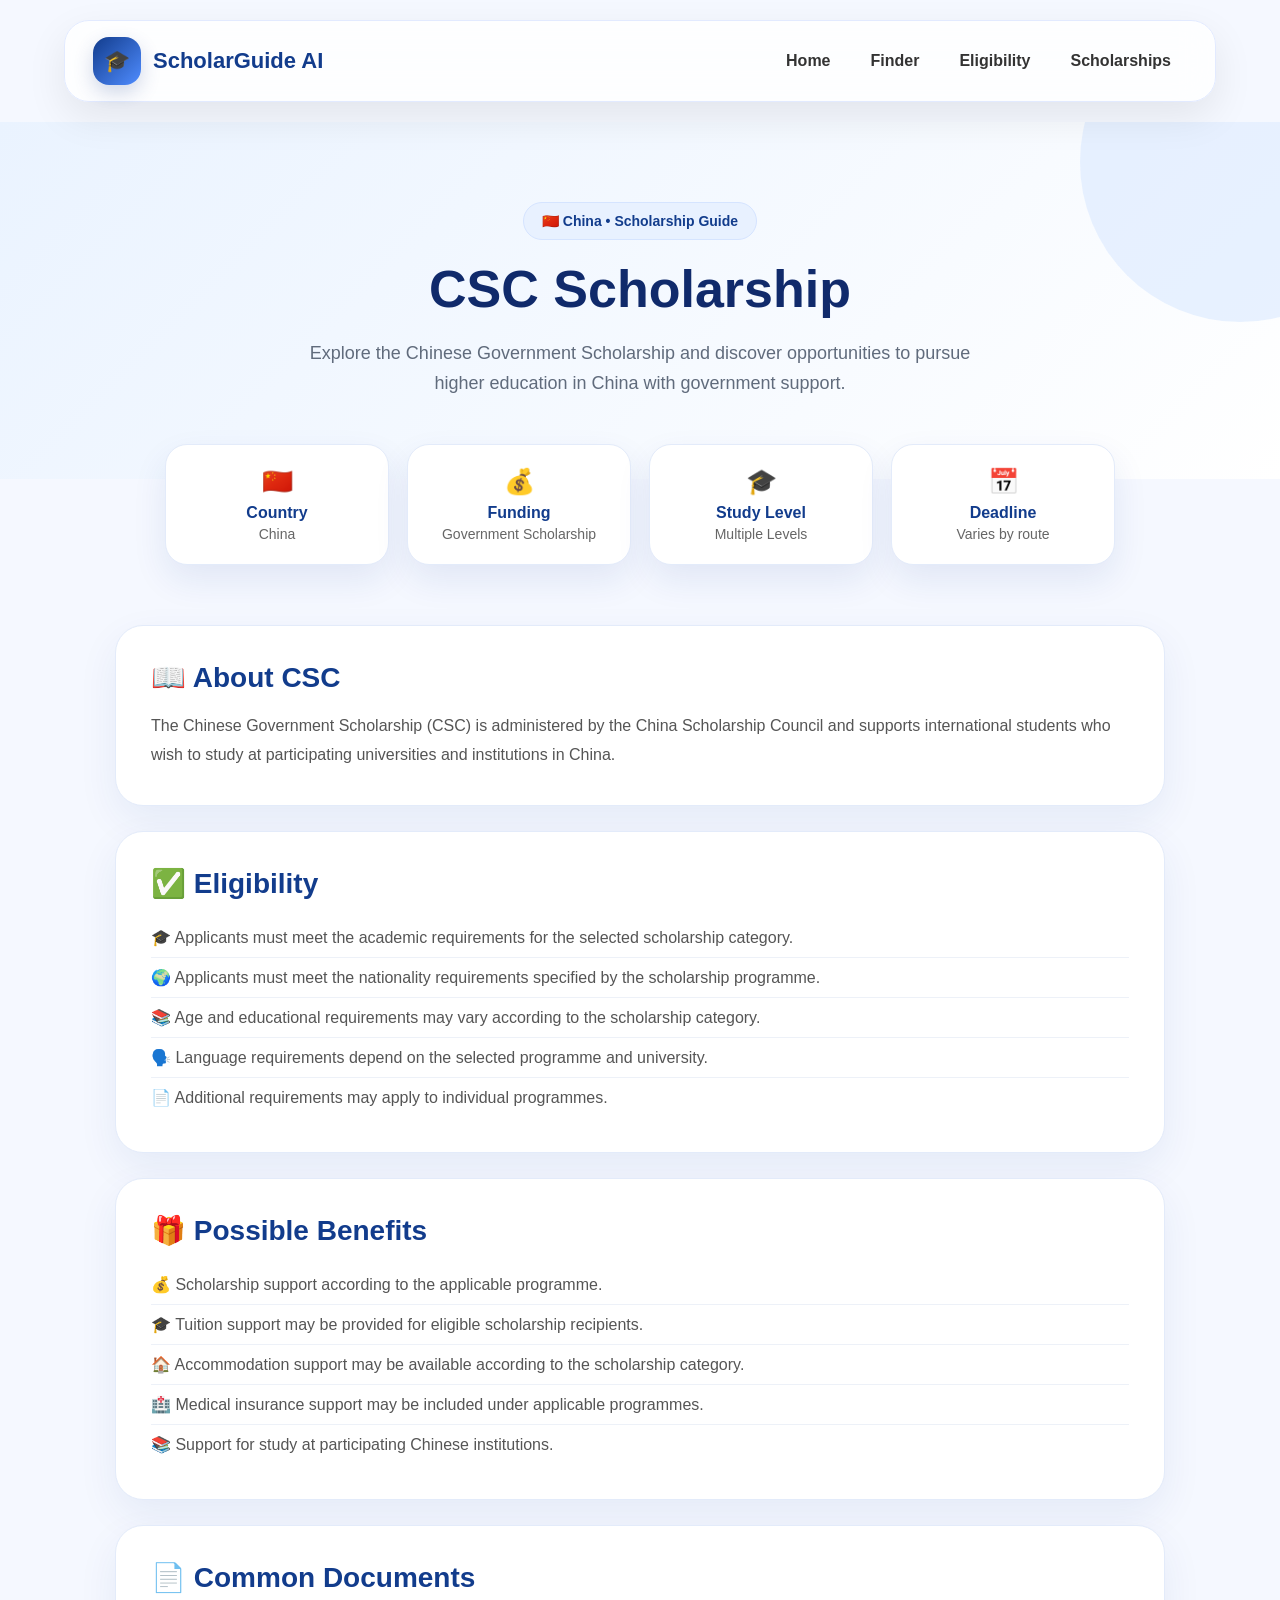
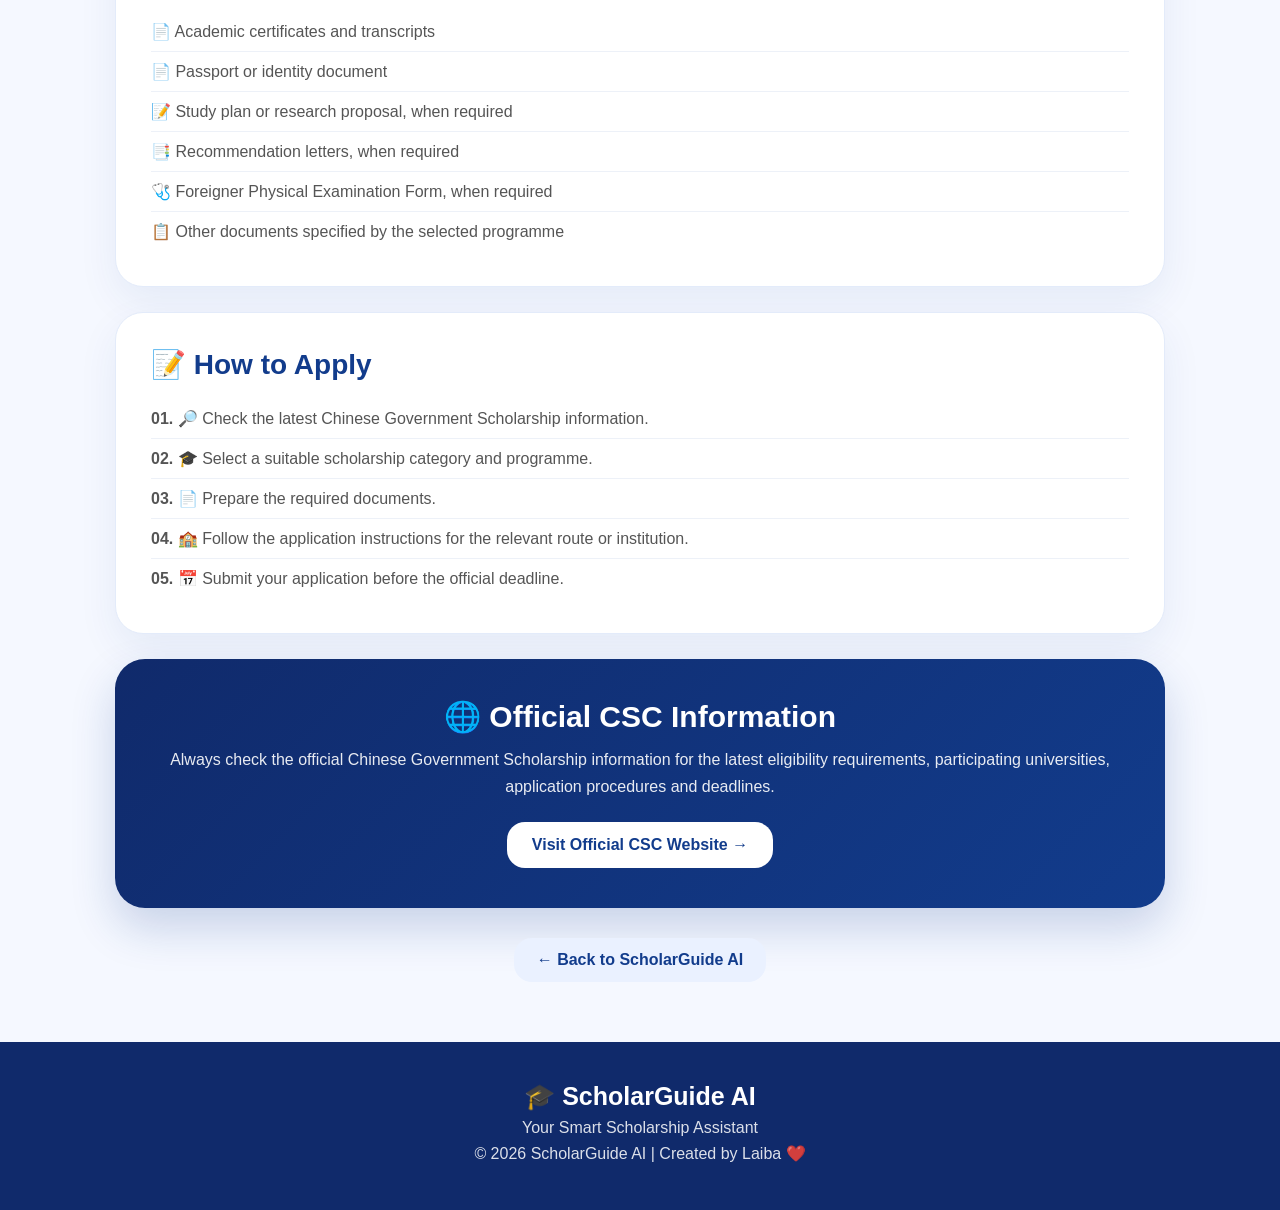
<file: csc.html>
<!DOCTYPE html>
<html lang="en">

<head>

<meta charset="UTF-8">
<meta name="viewport" content="width=device-width, initial-scale=1.0">

<title>CSC Scholarship | ScholarGuide AI</title>

<style>

*{
    margin:0;
    padding:0;
    box-sizing:border-box;
    font-family:'Poppins',Arial,sans-serif;
}

html{
    scroll-behavior:smooth;
}

body{
    background:#f5f8ff;
    color:#222;
}

/* ===== Navbar ===== */

header{
    width:90%;
    margin:20px auto;
    padding:16px 28px;

    display:flex;
    justify-content:space-between;
    align-items:center;

    background:rgba(255,255,255,.82);
    backdrop-filter:blur(18px);

    border:1px solid #e2eaff;
    border-radius:25px;

    box-shadow:0 15px 40px rgba(0,0,0,.08);

    position:sticky;
    top:20px;
    z-index:100;
}

.logo{
    display:flex;
    align-items:center;
    gap:12px;
}

.logo-icon{
    width:48px;
    height:48px;

    display:flex;
    align-items:center;
    justify-content:center;

    background:linear-gradient(135deg,#123c8c,#4f8cff);
    color:white;

    border-radius:16px;
    font-size:21px;

    box-shadow:0 8px 20px rgba(18,60,140,.2);
}

.logo h2{
    color:#123c8c;
    font-size:22px;
}

nav{
    display:flex;
    gap:8px;
}

nav a{
    text-decoration:none;
    color:#333;
    font-weight:600;
    padding:10px 16px;
    border-radius:22px;
    transition:.3s;
}

nav a:hover{
    background:#123c8c;
    color:white;
}

/* ===== Hero ===== */

.hero{
    position:relative;
    overflow:hidden;

    padding:80px 8%;

    background:linear-gradient(135deg,#eaf3ff,#ffffff);
}

.hero::before{
    content:"";
    position:absolute;

    width:320px;
    height:320px;

    background:#dbe9ff;
    border-radius:50%;

    right:-120px;
    top:-120px;

    opacity:.6;
}

.hero-content{
    position:relative;
    z-index:2;

    max-width:1000px;
    margin:auto;

    text-align:center;
}

.badge{
    display:inline-block;

    padding:10px 18px;
    margin-bottom:20px;

    background:#e8f1ff;
    color:#123c8c;

    border:1px solid #d5e4ff;
    border-radius:30px;

    font-size:14px;
    font-weight:700;
}

.hero h1{
    font-size:52px;
    color:#102a6b;
    line-height:1.15;
    margin-bottom:18px;
}

.hero p{
    max-width:700px;
    margin:auto;

    color:#606b7c;
    font-size:18px;
    line-height:1.7;
}

/* ===== Quick Info ===== */

.quick-info{
    display:grid;
    grid-template-columns:repeat(4,1fr);
    gap:18px;

    max-width:1000px;

    margin:-35px auto 60px;
    padding:0 25px;

    position:relative;
    z-index:5;
}

.info-box{
    background:white;

    padding:22px 15px;
    text-align:center;

    border-radius:22px;
    border:1px solid #e3ebfa;

    box-shadow:0 15px 35px rgba(18,60,140,.09);
}

.info-box span{
    font-size:25px;
}

.info-box h4{
    color:#123c8c;
    margin:8px 0 4px;
}

.info-box p{
    color:#666;
    font-size:14px;
}

/* ===== Main Content ===== */

.container{
    width:84%;
    max-width:1050px;
    margin:auto;
}

.info-card{
    background:white;

    padding:35px;
    margin-bottom:25px;

    border-radius:28px;
    border:1px solid #e3ebfa;

    box-shadow:0 15px 40px rgba(18,60,140,.07);

    transition:.3s;
}

.info-card:hover{
    transform:translateY(-3px);

    box-shadow:0 20px 45px rgba(18,60,140,.11);
}

.info-card h2{
    color:#123c8c;
    font-size:28px;
    margin-bottom:18px;
}

.info-card p{
    color:#555;
    font-size:16px;
    line-height:1.8;
}

.info-card ul{
    list-style:none;
}

.info-card li{
    color:#555;

    padding:10px 0;

    border-bottom:1px solid #edf1f8;
}

.info-card li:last-child{
    border-bottom:none;
}

/* ===== Apply Section ===== */

.apply-card{
    background:linear-gradient(135deg,#102a6b,#123c8c);

    color:white;

    padding:40px;
    border-radius:30px;

    margin-bottom:30px;

    box-shadow:0 20px 45px rgba(18,60,140,.2);

    text-align:center;
}

.apply-card h2{
    font-size:30px;
    margin-bottom:12px;
}

.apply-card p{
    opacity:.9;
    line-height:1.7;
    margin-bottom:22px;
}

.primary-btn{
    display:inline-block;

    padding:14px 25px;

    background:white;
    color:#123c8c;

    text-decoration:none;

    border-radius:18px;

    font-weight:700;

    transition:.3s;
}

.primary-btn:hover{
    transform:translateY(-3px);
}

/* ===== Back Button ===== */

.back-btn{
    display:block;

    width:max-content;

    margin:0 auto 60px;

    padding:13px 23px;

    background:#eaf1ff;
    color:#123c8c;

    text-decoration:none;

    border-radius:18px;

    font-weight:700;

    transition:.3s;
}

.back-btn:hover{
    background:#123c8c;
    color:white;
}

/* ===== Footer ===== */

footer{
    background:#102a6b;
    color:white;

    text-align:center;
    padding:40px 20px;
}

footer h3{
    font-size:25px;
    margin-bottom:8px;
}

footer p{
    margin:7px;
    opacity:.85;
}

/* ===== Mobile ===== */

@media(max-width:768px){

    header{
        width:94%;
        padding:14px 18px;

        flex-direction:column;
        gap:12px;
    }

    nav{
        width:100%;
        justify-content:center;
        flex-wrap:wrap;
    }

    nav a{
        font-size:13px;
        padding:8px 11px;
    }

    .hero{
        padding:60px 5%;
    }

    .hero h1{
        font-size:38px;
    }

    .hero p{
        font-size:16px;
    }

    .quick-info{
        grid-template-columns:repeat(2,1fr);

        margin-top:-25px;
        padding:0 15px;
    }

    .container{
        width:90%;
    }

    .info-card{
        padding:25px;
        border-radius:23px;
    }

    .info-card h2{
        font-size:24px;
    }

    .apply-card{
        padding:30px 22px;
    }

}

</style>

</head>

<body>

<!-- ===== Navbar ===== -->

<header>

<div class="logo">

<div class="logo-icon">
🎓
</div>

<h2>ScholarGuide AI</h2>

</div>

<nav>

<a href="index.html">Home</a>
<a href="index.html#finder">Finder</a>
<a href="index.html#eligibility">Eligibility</a>
<a href="index.html#popular">Scholarships</a>

</nav>

</header>


<!-- ===== Hero ===== -->

<section class="hero">

<div class="hero-content">

<span class="badge">
🇨🇳 China • Scholarship Guide
</span>

<h1>
CSC Scholarship
</h1>

<p>
Explore the Chinese Government Scholarship and discover opportunities to pursue higher education in China with government support.
</p>

</div>

</section>


<!-- ===== Quick Information ===== -->

<div class="quick-info">

<div class="info-box">

<span>🇨🇳</span>

<h4>Country</h4>

<p>China</p>

</div>


<div class="info-box">

<span>💰</span>

<h4>Funding</h4>

<p>Government Scholarship</p>

</div>


<div class="info-box">

<span>🎓</span>

<h4>Study Level</h4>

<p>Multiple Levels</p>

</div>


<div class="info-box">

<span>📅</span>

<h4>Deadline</h4>

<p>Varies by route</p>

</div>

</div>


<!-- ===== Main Content ===== -->

<main class="container">


<!-- About -->

<section class="info-card">

<h2>📖 About CSC</h2>

<p>
The Chinese Government Scholarship (CSC) is administered by the China Scholarship Council and supports international students who wish to study at participating universities and institutions in China.
</p>

</section>


<!-- Eligibility -->

<section class="info-card">

<h2>✅ Eligibility</h2>

<ul>

<li>🎓 Applicants must meet the academic requirements for the selected scholarship category.</li>

<li>🌍 Applicants must meet the nationality requirements specified by the scholarship programme.</li>

<li>📚 Age and educational requirements may vary according to the scholarship category.</li>

<li>🗣️ Language requirements depend on the selected programme and university.</li>

<li>📄 Additional requirements may apply to individual programmes.</li>

</ul>

</section>


<!-- Benefits -->

<section class="info-card">

<h2>🎁 Possible Benefits</h2>

<ul>

<li>💰 Scholarship support according to the applicable programme.</li>

<li>🎓 Tuition support may be provided for eligible scholarship recipients.</li>

<li>🏠 Accommodation support may be available according to the scholarship category.</li>

<li>🏥 Medical insurance support may be included under applicable programmes.</li>

<li>📚 Support for study at participating Chinese institutions.</li>

</ul>

</section>


<!-- Documents -->

<section class="info-card">

<h2>📄 Common Documents</h2>

<ul>

<li>📄 Academic certificates and transcripts</li>

<li>📄 Passport or identity document</li>

<li>📝 Study plan or research proposal, when required</li>

<li>📑 Recommendation letters, when required</li>

<li>🩺 Foreigner Physical Examination Form, when required</li>

<li>📋 Other documents specified by the selected programme</li>

</ul>

</section>


<!-- How to Apply -->

<section class="info-card">

<h2>📝 How to Apply</h2>

<ul>

<li><strong>01.</strong> 🔎 Check the latest Chinese Government Scholarship information.</li>

<li><strong>02.</strong> 🎓 Select a suitable scholarship category and programme.</li>

<li><strong>03.</strong> 📄 Prepare the required documents.</li>

<li><strong>04.</strong> 🏫 Follow the application instructions for the relevant route or institution.</li>

<li><strong>05.</strong> 📅 Submit your application before the official deadline.</li>

</ul>

</section>


<!-- Official Website -->

<section class="apply-card">

<h2>🌐 Official CSC Information</h2>

<p>
Always check the official Chinese Government Scholarship information for the latest eligibility requirements, participating universities, application procedures and deadlines.
</p>

<a
class="primary-btn"
href="https://www.campuschina.org/"
target="_blank"
rel="noopener noreferrer">

Visit Official CSC Website →

</a>

</section>


<!-- Back -->

<a class="back-btn" href="index.html">

← Back to ScholarGuide AI

</a>

</main>


<!-- ===== Footer ===== -->

<footer>

<h3>🎓 ScholarGuide AI</h3>

<p>Your Smart Scholarship Assistant</p>

<p>© 2026 ScholarGuide AI | Created by Laiba ❤️</p>

</footer>

</body>

    </html>
</file>
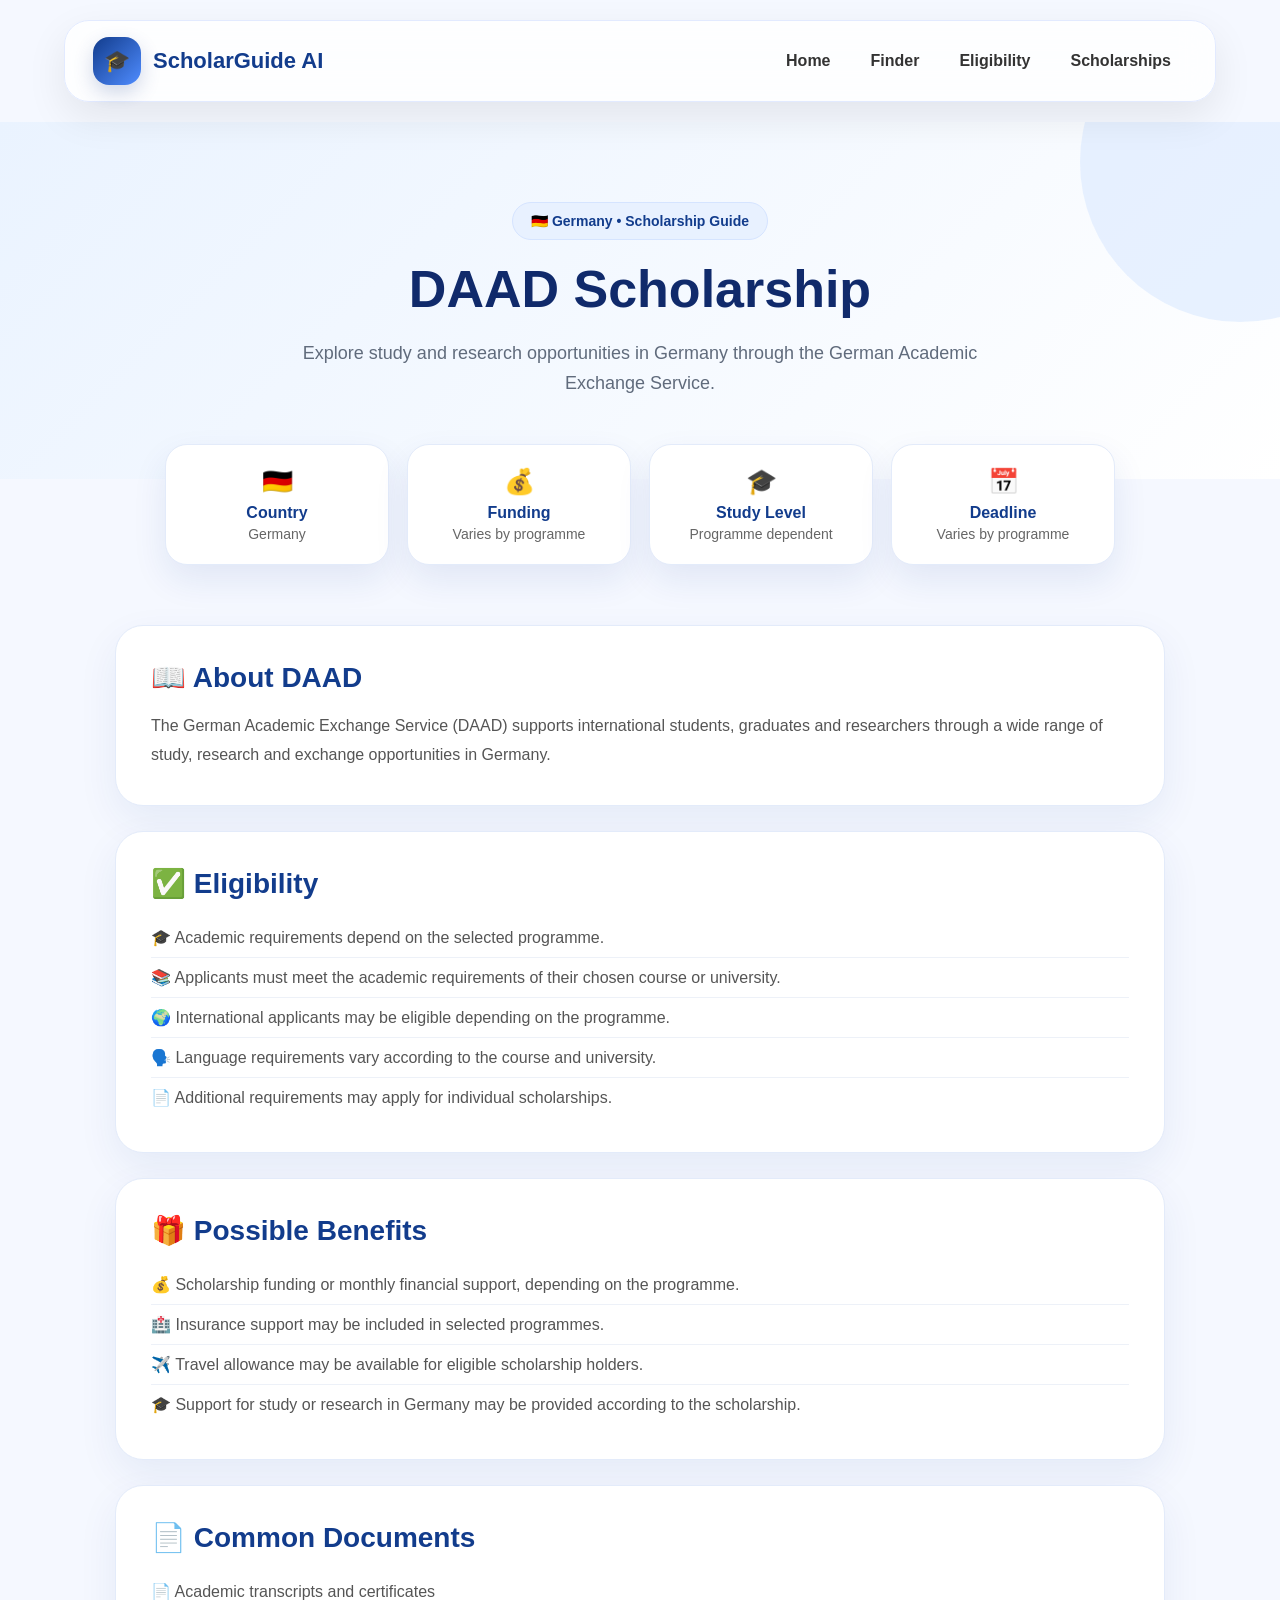
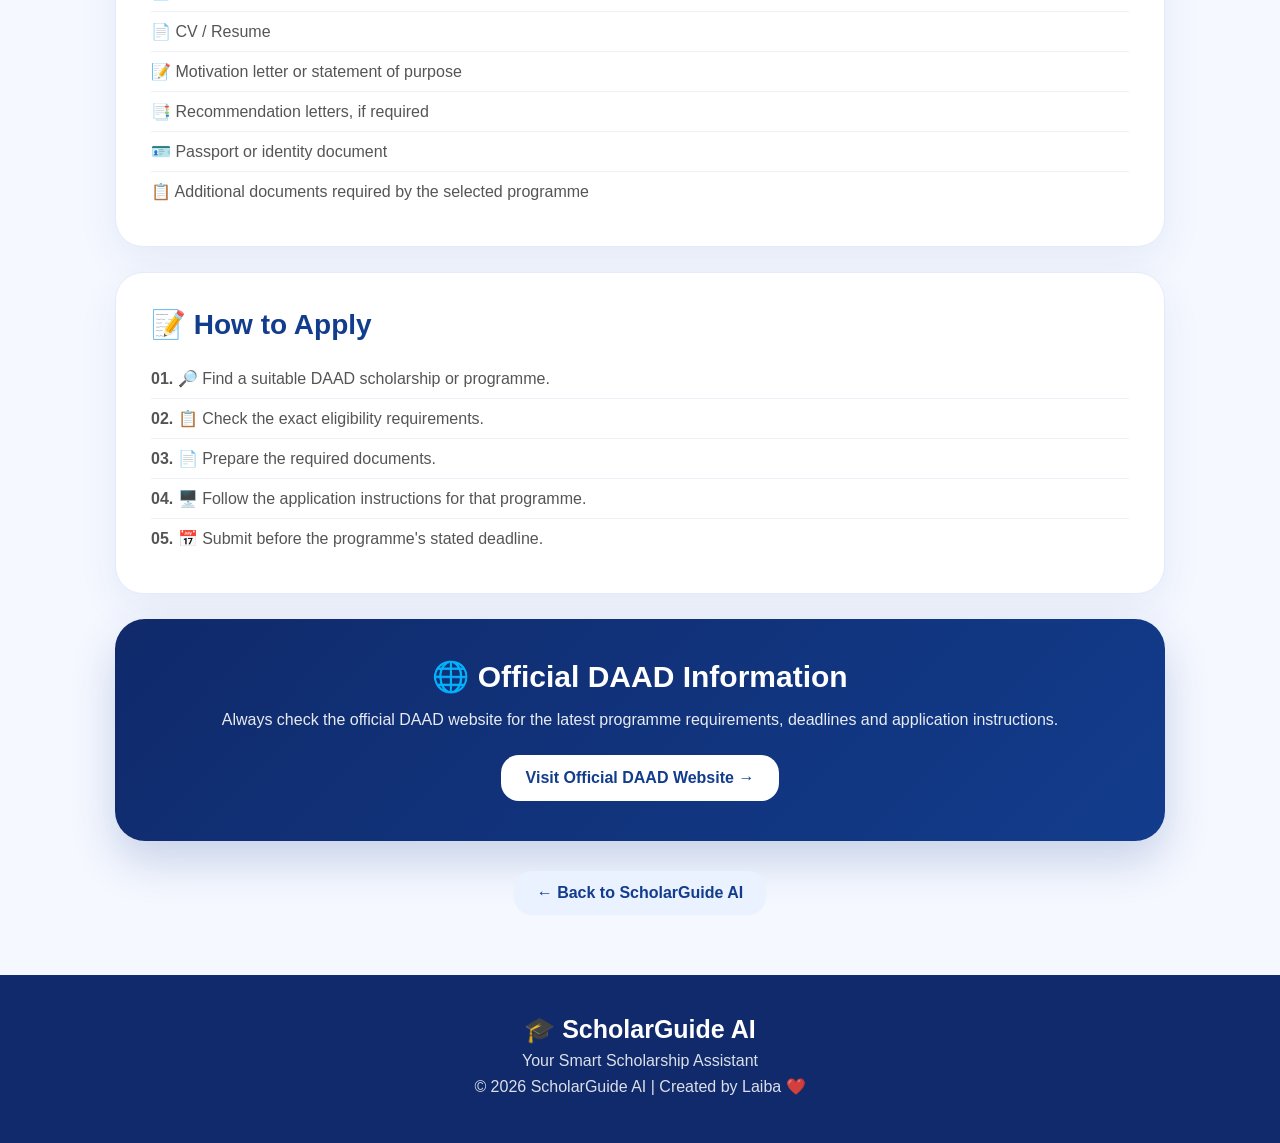
<file: daad.html>
<!DOCTYPE html>
<html lang="en">

<head>

<meta charset="UTF-8">
<meta name="viewport" content="width=device-width, initial-scale=1.0">

<title>DAAD Scholarship | ScholarGuide AI</title>

<style>

/* ===== Base ===== */

*{
    margin:0;
    padding:0;
    box-sizing:border-box;
    font-family:'Poppins',Arial,sans-serif;
}

html{
    scroll-behavior:smooth;
}

body{
    background:#f5f8ff;
    color:#222;
}


/* ===== Premium Navbar ===== */

header{
    width:90%;
    margin:20px auto;

    padding:16px 28px;

    display:flex;
    justify-content:space-between;
    align-items:center;

    background:rgba(255,255,255,.82);
    backdrop-filter:blur(18px);

    border:1px solid #e2eaff;
    border-radius:25px;

    box-shadow:0 15px 40px rgba(0,0,0,.08);

    position:sticky;
    top:20px;
    z-index:100;
}

.logo{
    display:flex;
    align-items:center;
    gap:12px;
}

.logo-icon{
    width:48px;
    height:48px;

    display:flex;
    align-items:center;
    justify-content:center;

    background:linear-gradient(135deg,#123c8c,#4f8cff);
    color:white;

    border-radius:16px;
    font-size:21px;

    box-shadow:0 8px 20px rgba(18,60,140,.2);
}

.logo h2{
    color:#123c8c;
    font-size:22px;
}

nav{
    display:flex;
    gap:8px;
}

nav a{
    text-decoration:none;
    color:#333;

    font-weight:600;
    padding:10px 16px;

    border-radius:22px;
    transition:.3s;
}

nav a:hover{
    background:#123c8c;
    color:white;
}


/* ===== Hero ===== */

.hero{
    position:relative;
    overflow:hidden;

    padding:80px 8%;

    background:linear-gradient(
        135deg,
        #eaf3ff,
        #ffffff
    );
}

.hero::before{
    content:"";

    position:absolute;

    width:320px;
    height:320px;

    background:#dbe9ff;
    border-radius:50%;

    right:-120px;
    top:-120px;

    opacity:.6;
}

.hero-content{
    position:relative;
    z-index:2;

    max-width:1000px;
    margin:auto;

    text-align:center;
}

.badge{
    display:inline-block;

    padding:10px 18px;
    margin-bottom:20px;

    background:#e8f1ff;
    color:#123c8c;

    border:1px solid #d5e4ff;
    border-radius:30px;

    font-size:14px;
    font-weight:700;
}

.hero h1{
    font-size:52px;
    color:#102a6b;
    line-height:1.15;
    margin-bottom:18px;
}

.hero p{
    max-width:700px;
    margin:auto;

    color:#606b7c;
    font-size:18px;
    line-height:1.7;
}


/* ===== Quick Info ===== */

.quick-info{
    display:grid;

    grid-template-columns:
    repeat(4,1fr);

    gap:18px;

    max-width:1000px;

    margin:-35px auto 60px;

    padding:0 25px;

    position:relative;
    z-index:5;
}

.info-box{
    background:white;

    padding:22px 15px;

    text-align:center;

    border-radius:22px;

    border:1px solid #e3ebfa;

    box-shadow:
    0 15px 35px rgba(18,60,140,.09);
}

.info-box span{
    font-size:25px;
}

.info-box h4{
    color:#123c8c;
    margin:8px 0 4px;
}

.info-box p{
    color:#666;
    font-size:14px;
}


/* ===== Main Content ===== */

.container{
    width:84%;
    max-width:1050px;
    margin:auto;
}

.info-card{
    background:white;

    padding:35px;

    margin-bottom:25px;

    border-radius:28px;

    border:1px solid #e3ebfa;

    box-shadow:
    0 15px 40px rgba(18,60,140,.07);

    transition:.3s;
}

.info-card:hover{
    transform:translateY(-3px);

    box-shadow:
    0 20px 45px rgba(18,60,140,.11);
}

.info-card h2{
    color:#123c8c;
    font-size:28px;

    margin-bottom:18px;
}

.info-card p{
    color:#555;
    font-size:16px;
    line-height:1.8;
}

.info-card ul{
    list-style:none;
}

.info-card li{
    color:#555;

    padding:10px 0;

    border-bottom:1px solid #edf1f8;
}

.info-card li:last-child{
    border-bottom:none;
}


/* ===== Apply Section ===== */

.apply-card{
    background:
    linear-gradient(
        135deg,
        #102a6b,
        #123c8c
    );

    color:white;

    padding:40px;

    border-radius:30px;

    margin-bottom:30px;

    box-shadow:
    0 20px 45px rgba(18,60,140,.2);

    text-align:center;
}

.apply-card h2{
    font-size:30px;
    margin-bottom:12px;
}

.apply-card p{
    opacity:.9;
    line-height:1.7;
    margin-bottom:22px;
}

.primary-btn{
    display:inline-block;

    padding:14px 25px;

    background:white;
    color:#123c8c;

    text-decoration:none;

    border-radius:18px;

    font-weight:700;

    transition:.3s;
}

.primary-btn:hover{
    transform:translateY(-3px);
}


/* ===== Back Button ===== */

.back-btn{
    display:block;

    width:max-content;

    margin:0 auto 60px;

    padding:13px 23px;

    background:#eaf1ff;
    color:#123c8c;

    text-decoration:none;

    border-radius:18px;

    font-weight:700;

    transition:.3s;
}

.back-btn:hover{
    background:#123c8c;
    color:white;
}


/* ===== Footer ===== */

footer{
    background:#102a6b;

    color:white;

    text-align:center;

    padding:40px 20px;
}

footer h3{
    font-size:25px;
    margin-bottom:8px;
}

footer p{
    margin:7px;
    opacity:.85;
}


/* ===== Mobile ===== */

@media(max-width:768px){

    header{
        width:94%;
        padding:14px 18px;

        flex-direction:column;
        gap:12px;
    }

    nav{
        width:100%;
        justify-content:center;
        flex-wrap:wrap;
    }

    nav a{
        font-size:13px;
        padding:8px 11px;
    }

    .hero{
        padding:60px 5%;
    }

    .hero h1{
        font-size:38px;
    }

    .hero p{
        font-size:16px;
    }

    .quick-info{
        grid-template-columns:repeat(2,1fr);
        margin-top:-25px;
        padding:0 15px;
    }

    .container{
        width:90%;
    }

    .info-card{
        padding:25px;
        border-radius:23px;
    }

    .info-card h2{
        font-size:24px;
    }

    .apply-card{
        padding:30px 22px;
    }

}

</style>

</head>


<body>


<!-- ===== Navbar ===== -->

<header>

<div class="logo">

<div class="logo-icon">
🎓
</div>

<h2>ScholarGuide AI</h2>

</div>


<nav>

<a href="index.html">Home</a>

<a href="index.html#finder">Finder</a>

<a href="index.html#eligibility">Eligibility</a>

<a href="index.html#popular">Scholarships</a>

</nav>

</header>



<!-- ===== Hero ===== -->

<section class="hero">

<div class="hero-content">

<span class="badge">
🇩🇪 Germany • Scholarship Guide
</span>

<h1>
DAAD Scholarship
</h1>

<p>
Explore study and research opportunities in Germany through the German Academic Exchange Service.
</p>

</div>

</section>



<!-- ===== Quick Information ===== -->

<div class="quick-info">

<div class="info-box">

<span>🇩🇪</span>

<h4>Country</h4>

<p>Germany</p>

</div>


<div class="info-box">

<span>💰</span>

<h4>Funding</h4>

<p>Varies by programme</p>

</div>


<div class="info-box">

<span>🎓</span>

<h4>Study Level</h4>

<p>Programme dependent</p>

</div>


<div class="info-box">

<span>📅</span>

<h4>Deadline</h4>

<p>Varies by programme</p>

</div>

</div>



<!-- ===== Main Content ===== -->

<main class="container">


<!-- About -->

<section class="info-card">

<h2>📖 About DAAD</h2>

<p>
The German Academic Exchange Service (DAAD) supports international students, graduates and researchers through a wide range of study, research and exchange opportunities in Germany.
</p>

</section>



<!-- Eligibility -->

<section class="info-card">

<h2>✅ Eligibility</h2>

<ul>

<li>🎓 Academic requirements depend on the selected programme.</li>

<li>📚 Applicants must meet the academic requirements of their chosen course or university.</li>

<li>🌍 International applicants may be eligible depending on the programme.</li>

<li>🗣️ Language requirements vary according to the course and university.</li>

<li>📄 Additional requirements may apply for individual scholarships.</li>

</ul>

</section>



<!-- Benefits -->

<section class="info-card">

<h2>🎁 Possible Benefits</h2>

<ul>

<li>💰 Scholarship funding or monthly financial support, depending on the programme.</li>

<li>🏥 Insurance support may be included in selected programmes.</li>

<li>✈️ Travel allowance may be available for eligible scholarship holders.</li>

<li>🎓 Support for study or research in Germany may be provided according to the scholarship.</li>

</ul>

</section>



<!-- Documents -->

<section class="info-card">

<h2>📄 Common Documents</h2>

<ul>

<li>📄 Academic transcripts and certificates</li>

<li>📄 CV / Resume</li>

<li>📝 Motivation letter or statement of purpose</li>

<li>📑 Recommendation letters, if required</li>

<li>🪪 Passport or identity document</li>

<li>📋 Additional documents required by the selected programme</li>

</ul>

</section>



<!-- How to Apply -->

<section class="info-card">

<h2>📝 How to Apply</h2>

<ul>

<li><strong>01.</strong> 🔎 Find a suitable DAAD scholarship or programme.</li>

<li><strong>02.</strong> 📋 Check the exact eligibility requirements.</li>

<li><strong>03.</strong> 📄 Prepare the required documents.</li>

<li><strong>04.</strong> 🖥️ Follow the application instructions for that programme.</li>

<li><strong>05.</strong> 📅 Submit before the programme's stated deadline.</li>

</ul>

</section>



<!-- Official Website -->

<section class="apply-card">

<h2>🌐 Official DAAD Information</h2>

<p>
Always check the official DAAD website for the latest programme requirements, deadlines and application instructions.
</p>

<a
class="primary-btn"
href="https://www.daad.de/en/"
target="_blank"
rel="noopener noreferrer">

Visit Official DAAD Website →

</a>

</section>



<!-- Back -->

<a class="back-btn" href="index.html">

← Back to ScholarGuide AI

</a>


</main>



<!-- ===== Footer ===== -->

<footer>

<h3>🎓 ScholarGuide AI</h3>

<p>Your Smart Scholarship Assistant</p>

<p>© 2026 ScholarGuide AI | Created by Laiba ❤️</p>

</footer>


</body>

    </html>
</file>
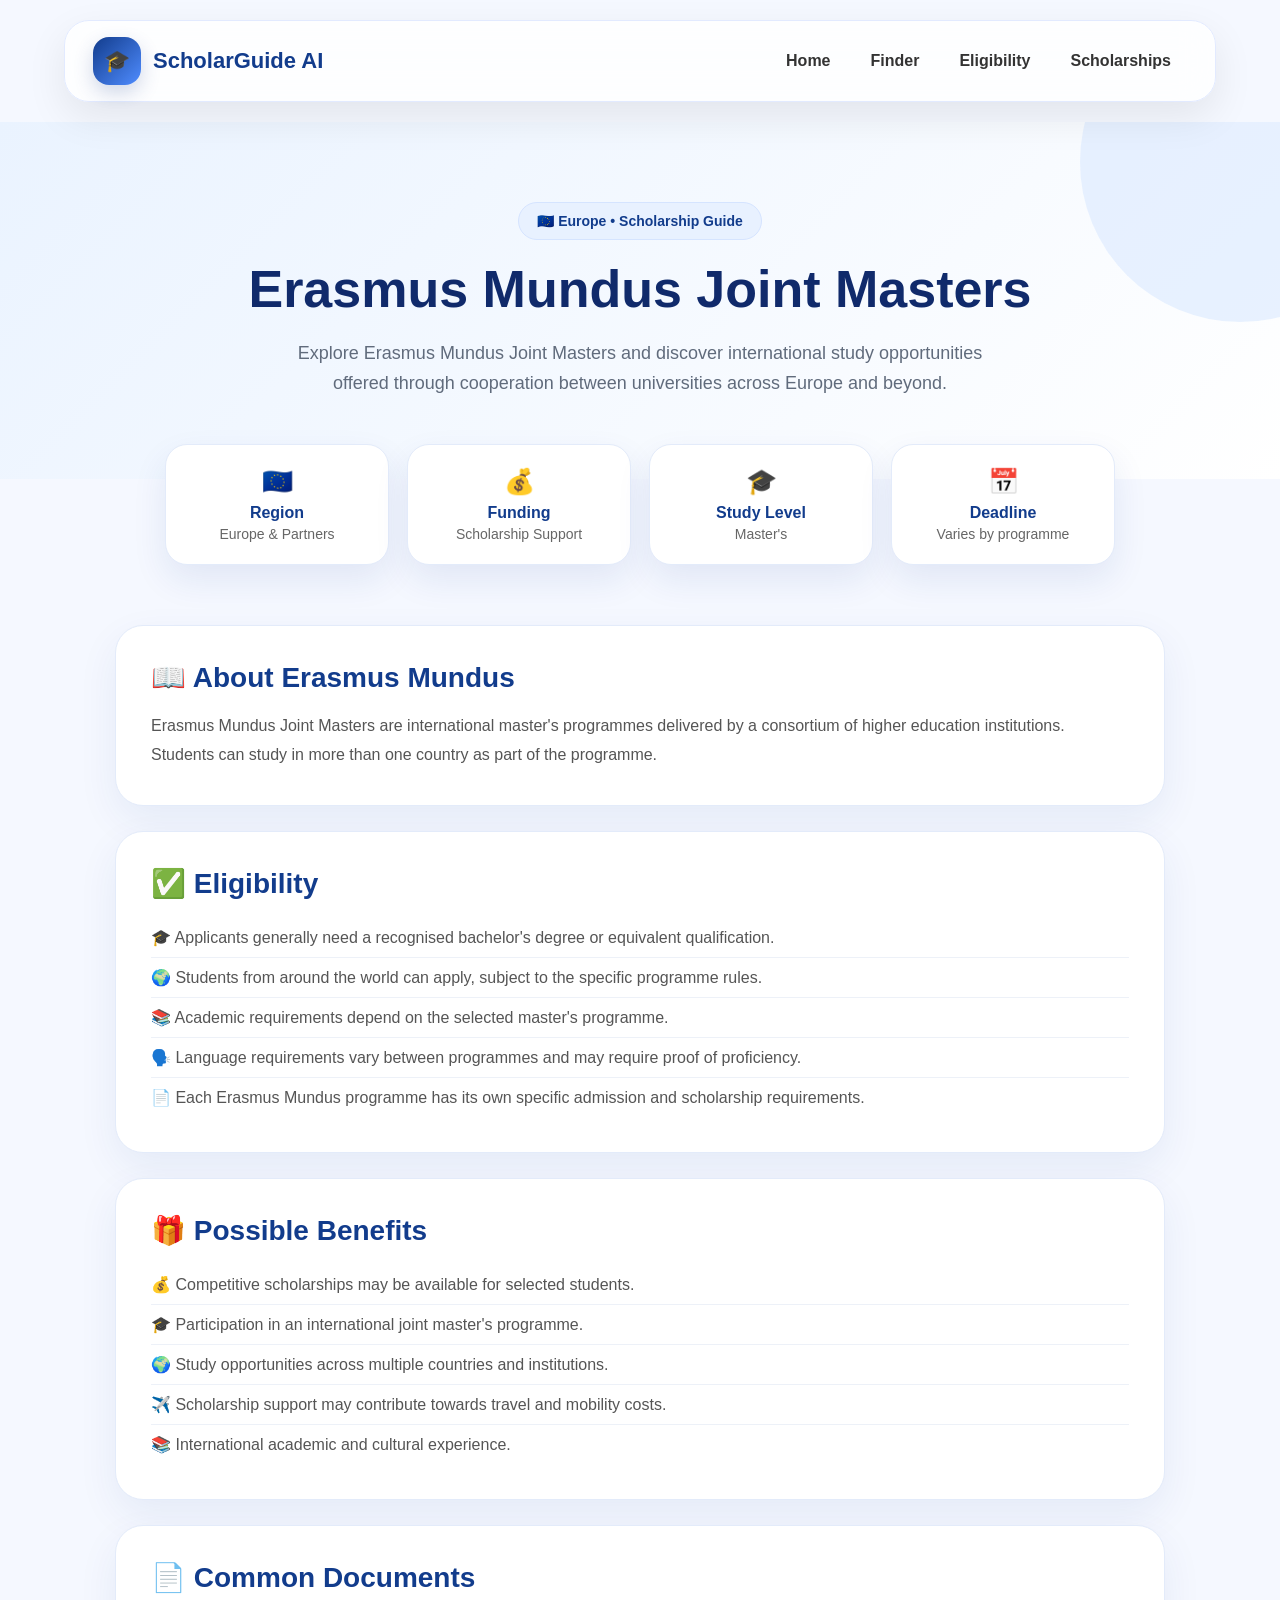
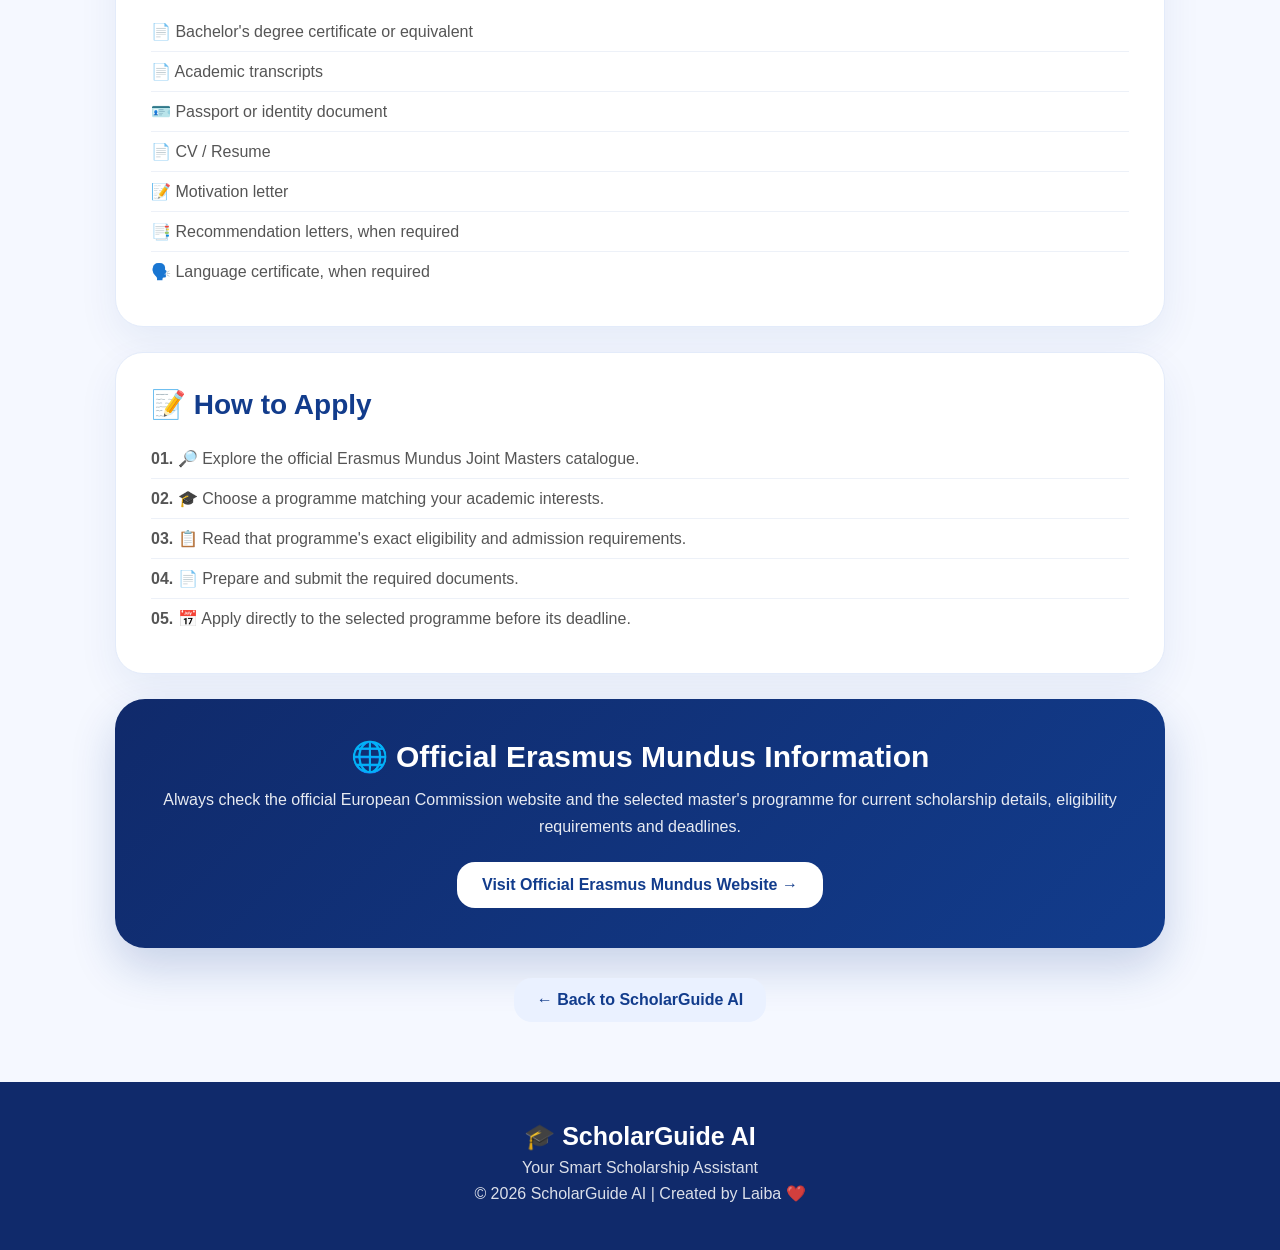
<file: europe.html>
<!DOCTYPE html>
<html lang="en">

<head>

<meta charset="UTF-8">
<meta name="viewport" content="width=device-width, initial-scale=1.0">

<title>Erasmus Mundus | ScholarGuide AI</title>

<style>

*{
    margin:0;
    padding:0;
    box-sizing:border-box;
    font-family:'Poppins',Arial,sans-serif;
}

html{
    scroll-behavior:smooth;
}

body{
    background:#f5f8ff;
    color:#222;
}

/* ===== Navbar ===== */

header{
    width:90%;
    margin:20px auto;
    padding:16px 28px;

    display:flex;
    justify-content:space-between;
    align-items:center;

    background:rgba(255,255,255,.82);
    backdrop-filter:blur(18px);

    border:1px solid #e2eaff;
    border-radius:25px;

    box-shadow:0 15px 40px rgba(0,0,0,.08);

    position:sticky;
    top:20px;
    z-index:100;
}

.logo{
    display:flex;
    align-items:center;
    gap:12px;
}

.logo-icon{
    width:48px;
    height:48px;

    display:flex;
    align-items:center;
    justify-content:center;

    background:linear-gradient(135deg,#123c8c,#4f8cff);
    color:white;

    border-radius:16px;
    font-size:21px;

    box-shadow:0 8px 20px rgba(18,60,140,.2);
}

.logo h2{
    color:#123c8c;
    font-size:22px;
}

nav{
    display:flex;
    gap:8px;
}

nav a{
    text-decoration:none;
    color:#333;
    font-weight:600;
    padding:10px 16px;
    border-radius:22px;
    transition:.3s;
}

nav a:hover{
    background:#123c8c;
    color:white;
}

/* ===== Hero ===== */

.hero{
    position:relative;
    overflow:hidden;

    padding:80px 8%;

    background:linear-gradient(135deg,#eaf3ff,#ffffff);
}

.hero::before{
    content:"";

    position:absolute;

    width:320px;
    height:320px;

    background:#dbe9ff;
    border-radius:50%;

    right:-120px;
    top:-120px;

    opacity:.6;
}

.hero-content{
    position:relative;
    z-index:2;

    max-width:1000px;
    margin:auto;

    text-align:center;
}

.badge{
    display:inline-block;

    padding:10px 18px;
    margin-bottom:20px;

    background:#e8f1ff;
    color:#123c8c;

    border:1px solid #d5e4ff;
    border-radius:30px;

    font-size:14px;
    font-weight:700;
}

.hero h1{
    font-size:52px;
    color:#102a6b;
    line-height:1.15;
    margin-bottom:18px;
}

.hero p{
    max-width:700px;
    margin:auto;

    color:#606b7c;
    font-size:18px;
    line-height:1.7;
}

/* ===== Quick Info ===== */

.quick-info{
    display:grid;

    grid-template-columns:repeat(4,1fr);

    gap:18px;

    max-width:1000px;

    margin:-35px auto 60px;

    padding:0 25px;

    position:relative;
    z-index:5;
}

.info-box{
    background:white;

    padding:22px 15px;

    text-align:center;

    border-radius:22px;

    border:1px solid #e3ebfa;

    box-shadow:0 15px 35px rgba(18,60,140,.09);
}

.info-box span{
    font-size:25px;
}

.info-box h4{
    color:#123c8c;
    margin:8px 0 4px;
}

.info-box p{
    color:#666;
    font-size:14px;
}

/* ===== Main Content ===== */

.container{
    width:84%;
    max-width:1050px;
    margin:auto;
}

.info-card{
    background:white;

    padding:35px;

    margin-bottom:25px;

    border-radius:28px;

    border:1px solid #e3ebfa;

    box-shadow:0 15px 40px rgba(18,60,140,.07);

    transition:.3s;
}

.info-card:hover{
    transform:translateY(-3px);

    box-shadow:0 20px 45px rgba(18,60,140,.11);
}

.info-card h2{
    color:#123c8c;

    font-size:28px;

    margin-bottom:18px;
}

.info-card p{
    color:#555;

    font-size:16px;

    line-height:1.8;
}

.info-card ul{
    list-style:none;
}

.info-card li{
    color:#555;

    padding:10px 0;

    border-bottom:1px solid #edf1f8;
}

.info-card li:last-child{
    border-bottom:none;
}

/* ===== Apply Section ===== */

.apply-card{
    background:linear-gradient(135deg,#102a6b,#123c8c);

    color:white;

    padding:40px;

    border-radius:30px;

    margin-bottom:30px;

    box-shadow:0 20px 45px rgba(18,60,140,.2);

    text-align:center;
}

.apply-card h2{
    font-size:30px;

    margin-bottom:12px;
}

.apply-card p{
    opacity:.9;

    line-height:1.7;

    margin-bottom:22px;
}

.primary-btn{
    display:inline-block;

    padding:14px 25px;

    background:white;

    color:#123c8c;

    text-decoration:none;

    border-radius:18px;

    font-weight:700;

    transition:.3s;
}

.primary-btn:hover{
    transform:translateY(-3px);
}

/* ===== Back Button ===== */

.back-btn{
    display:block;

    width:max-content;

    margin:0 auto 60px;

    padding:13px 23px;

    background:#eaf1ff;

    color:#123c8c;

    text-decoration:none;

    border-radius:18px;

    font-weight:700;

    transition:.3s;
}

.back-btn:hover{
    background:#123c8c;

    color:white;
}

/* ===== Footer ===== */

footer{
    background:#102a6b;

    color:white;

    text-align:center;

    padding:40px 20px;
}

footer h3{
    font-size:25px;

    margin-bottom:8px;
}

footer p{
    margin:7px;

    opacity:.85;
}

/* ===== Mobile ===== */

@media(max-width:768px){

    header{
        width:94%;

        padding:14px 18px;

        flex-direction:column;

        gap:12px;
    }

    nav{
        width:100%;

        justify-content:center;

        flex-wrap:wrap;
    }

    nav a{
        font-size:13px;

        padding:8px 11px;
    }

    .hero{
        padding:60px 5%;
    }

    .hero h1{
        font-size:38px;
    }

    .hero p{
        font-size:16px;
    }

    .quick-info{
        grid-template-columns:repeat(2,1fr);

        margin-top:-25px;

        padding:0 15px;
    }

    .container{
        width:90%;
    }

    .info-card{
        padding:25px;

        border-radius:23px;
    }

    .info-card h2{
        font-size:24px;
    }

    .apply-card{
        padding:30px 22px;
    }

}

</style>

</head>

<body>

<!-- ===== Navbar ===== -->

<header>

<div class="logo">

<div class="logo-icon">
🎓
</div>

<h2>ScholarGuide AI</h2>

</div>

<nav>

<a href="index.html">Home</a>

<a href="index.html#finder">Finder</a>

<a href="index.html#eligibility">Eligibility</a>

<a href="index.html#popular">Scholarships</a>

</nav>

</header>


<!-- ===== Hero ===== -->

<section class="hero">

<div class="hero-content">

<span class="badge">
🇪🇺 Europe • Scholarship Guide
</span>

<h1>
Erasmus Mundus Joint Masters
</h1>

<p>
Explore Erasmus Mundus Joint Masters and discover international study opportunities offered through cooperation between universities across Europe and beyond.
</p>

</div>

</section>


<!-- ===== Quick Information ===== -->

<div class="quick-info">

<div class="info-box">

<span>🇪🇺</span>

<h4>Region</h4>

<p>Europe & Partners</p>

</div>


<div class="info-box">

<span>💰</span>

<h4>Funding</h4>

<p>Scholarship Support</p>

</div>


<div class="info-box">

<span>🎓</span>

<h4>Study Level</h4>

<p>Master's</p>

</div>


<div class="info-box">

<span>📅</span>

<h4>Deadline</h4>

<p>Varies by programme</p>

</div>

</div>


<!-- ===== Main Content ===== -->

<main class="container">


<!-- About -->

<section class="info-card">

<h2>📖 About Erasmus Mundus</h2>

<p>
Erasmus Mundus Joint Masters are international master's programmes delivered by a consortium of higher education institutions. Students can study in more than one country as part of the programme.
</p>

</section>


<!-- Eligibility -->

<section class="info-card">

<h2>✅ Eligibility</h2>

<ul>

<li>🎓 Applicants generally need a recognised bachelor's degree or equivalent qualification.</li>

<li>🌍 Students from around the world can apply, subject to the specific programme rules.</li>

<li>📚 Academic requirements depend on the selected master's programme.</li>

<li>🗣️ Language requirements vary between programmes and may require proof of proficiency.</li>

<li>📄 Each Erasmus Mundus programme has its own specific admission and scholarship requirements.</li>

</ul>

</section>


<!-- Benefits -->

<section class="info-card">

<h2>🎁 Possible Benefits</h2>

<ul>

<li>💰 Competitive scholarships may be available for selected students.</li>

<li>🎓 Participation in an international joint master's programme.</li>

<li>🌍 Study opportunities across multiple countries and institutions.</li>

<li>✈️ Scholarship support may contribute towards travel and mobility costs.</li>

<li>📚 International academic and cultural experience.</li>

</ul>

</section>


<!-- Documents -->

<section class="info-card">

<h2>📄 Common Documents</h2>

<ul>

<li>📄 Bachelor's degree certificate or equivalent</li>

<li>📄 Academic transcripts</li>

<li>🪪 Passport or identity document</li>

<li>📄 CV / Resume</li>

<li>📝 Motivation letter</li>

<li>📑 Recommendation letters, when required</li>

<li>🗣️ Language certificate, when required</li>

</ul>

</section>


<!-- How to Apply -->

<section class="info-card">

<h2>📝 How to Apply</h2>

<ul>

<li><strong>01.</strong> 🔎 Explore the official Erasmus Mundus Joint Masters catalogue.</li>

<li><strong>02.</strong> 🎓 Choose a programme matching your academic interests.</li>

<li><strong>03.</strong> 📋 Read that programme's exact eligibility and admission requirements.</li>

<li><strong>04.</strong> 📄 Prepare and submit the required documents.</li>

<li><strong>05.</strong> 📅 Apply directly to the selected programme before its deadline.</li>

</ul>

</section>


<!-- Official Website -->

<section class="apply-card">

<h2>🌐 Official Erasmus Mundus Information</h2>

<p>
Always check the official European Commission website and the selected master's programme for current scholarship details, eligibility requirements and deadlines.
</p>

<a
class="primary-btn"
href="https://education.ec.europa.eu/study-in-europe/programmes-and-scholarships/erasmus-mundus-joint-masters"
target="_blank"
rel="noopener noreferrer">

Visit Official Erasmus Mundus Website →

</a>

</section>


<!-- Back -->

<a class="back-btn" href="index.html">

← Back to ScholarGuide AI

</a>

</main>


<!-- ===== Footer ===== -->

<footer>

<h3>🎓 ScholarGuide AI</h3>

<p>Your Smart Scholarship Assistant</p>

<p>© 2026 ScholarGuide AI | Created by Laiba ❤️</p>

</footer>

</body>

  </html>
</file>
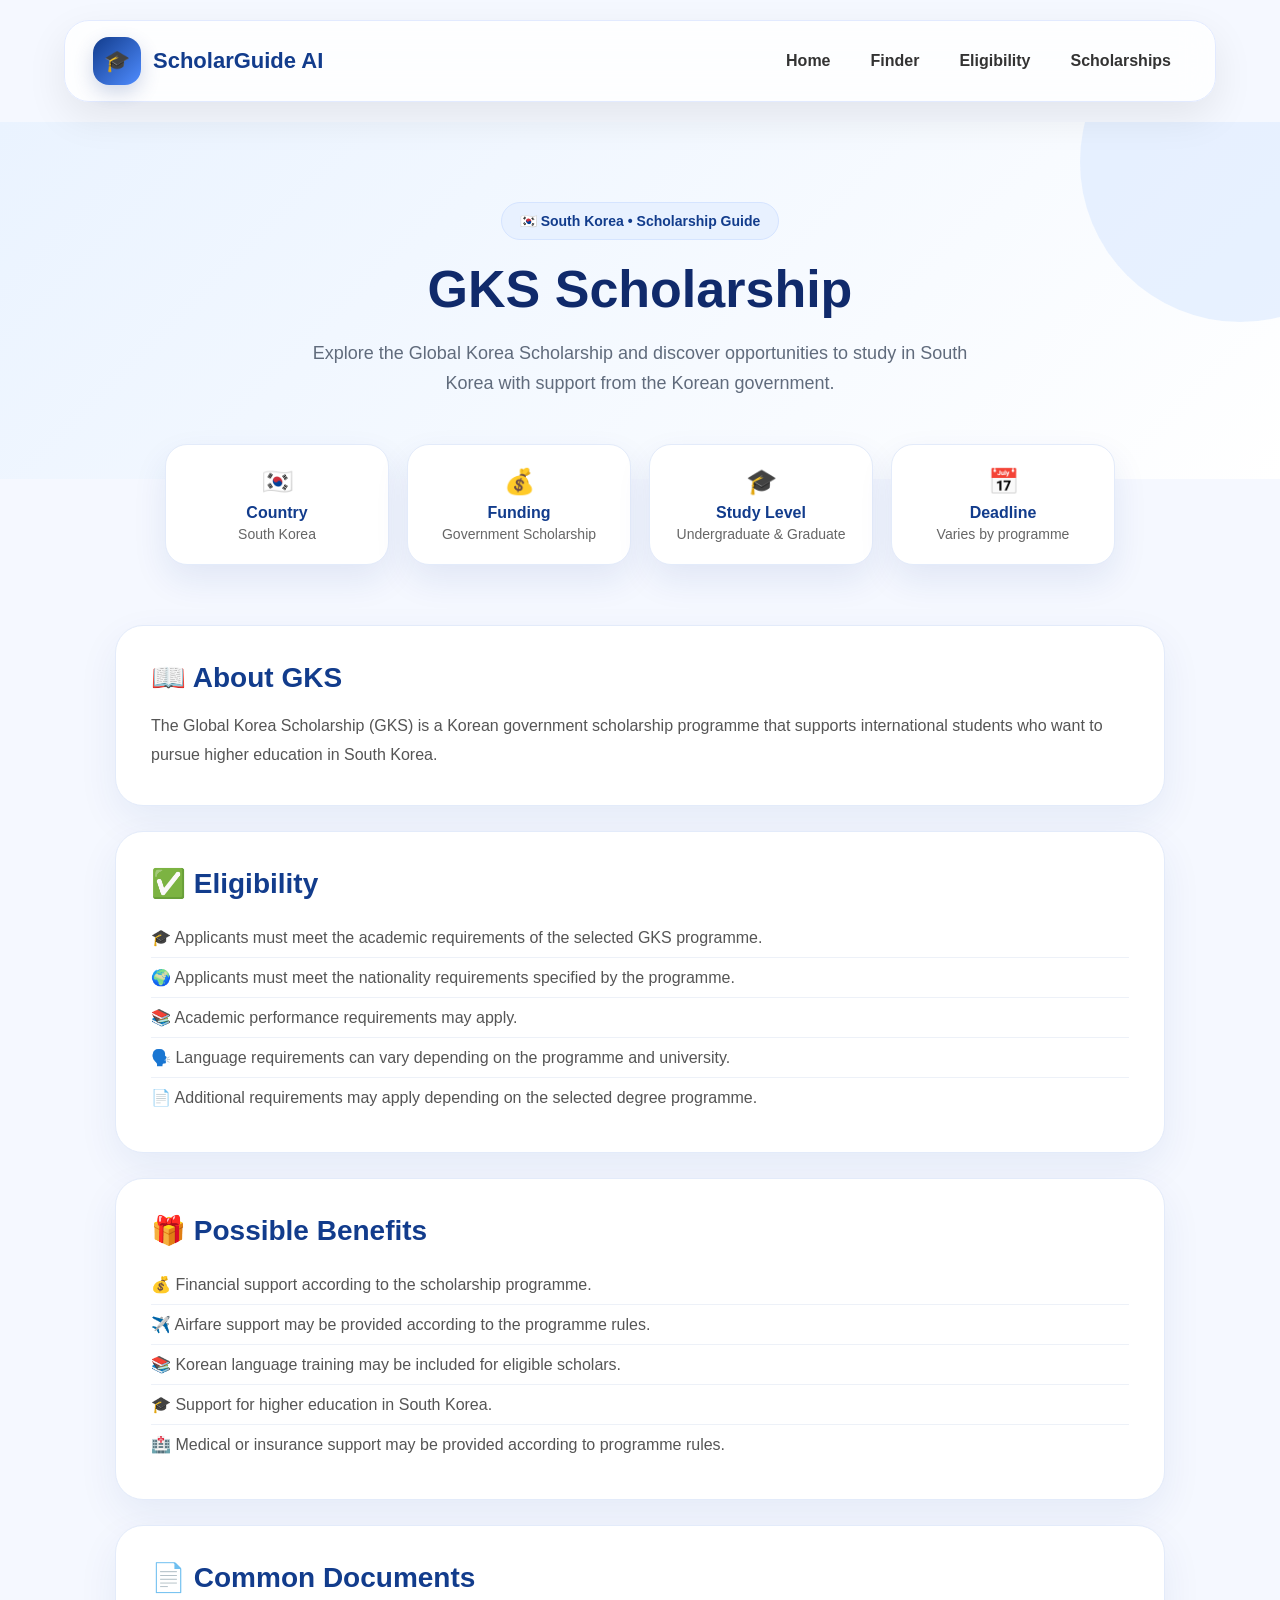
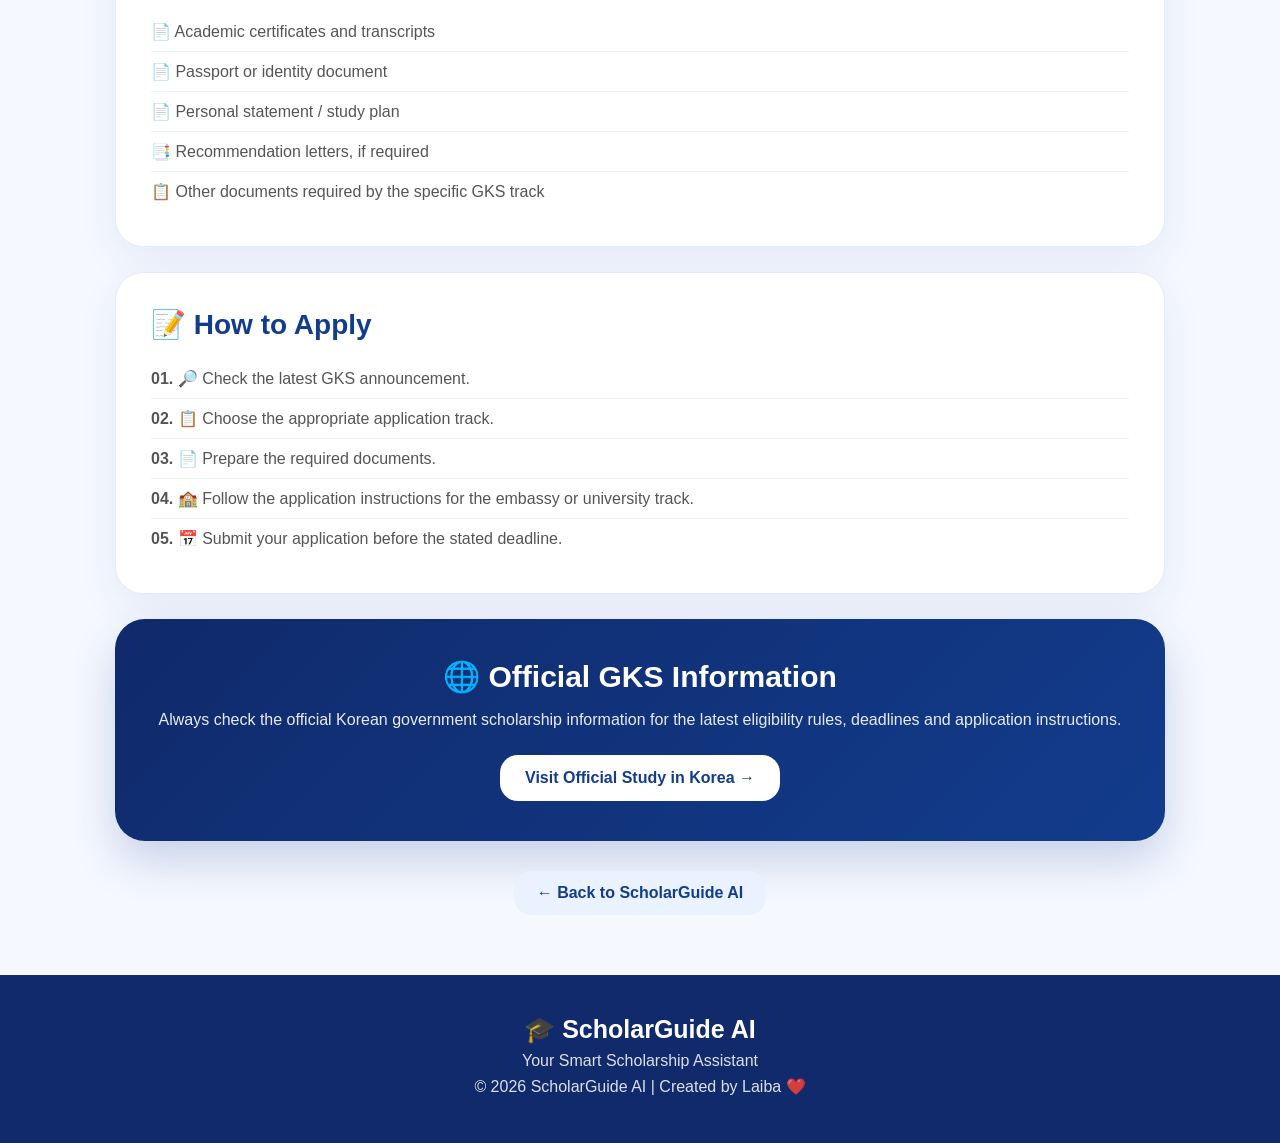
<file: gks.html>
<!DOCTYPE html>
<html lang="en">

<head>

<meta charset="UTF-8">
<meta name="viewport" content="width=device-width, initial-scale=1.0">

<title>GKS Scholarship | ScholarGuide AI</title>

<style>

*{
    margin:0;
    padding:0;
    box-sizing:border-box;
    font-family:'Poppins',Arial,sans-serif;
}

html{
    scroll-behavior:smooth;
}

body{
    background:#f5f8ff;
    color:#222;
}

/* ===== Navbar ===== */

header{
    width:90%;
    margin:20px auto;
    padding:16px 28px;

    display:flex;
    justify-content:space-between;
    align-items:center;

    background:rgba(255,255,255,.82);
    backdrop-filter:blur(18px);

    border:1px solid #e2eaff;
    border-radius:25px;

    box-shadow:0 15px 40px rgba(0,0,0,.08);

    position:sticky;
    top:20px;
    z-index:100;
}

.logo{
    display:flex;
    align-items:center;
    gap:12px;
}

.logo-icon{
    width:48px;
    height:48px;

    display:flex;
    align-items:center;
    justify-content:center;

    background:linear-gradient(135deg,#123c8c,#4f8cff);
    color:white;

    border-radius:16px;
    font-size:21px;

    box-shadow:0 8px 20px rgba(18,60,140,.2);
}

.logo h2{
    color:#123c8c;
    font-size:22px;
}

nav{
    display:flex;
    gap:8px;
}

nav a{
    text-decoration:none;
    color:#333;
    font-weight:600;
    padding:10px 16px;
    border-radius:22px;
    transition:.3s;
}

nav a:hover{
    background:#123c8c;
    color:white;
}

/* ===== Hero ===== */

.hero{
    position:relative;
    overflow:hidden;

    padding:80px 8%;

    background:linear-gradient(135deg,#eaf3ff,#ffffff);
}

.hero::before{
    content:"";
    position:absolute;

    width:320px;
    height:320px;

    background:#dbe9ff;
    border-radius:50%;

    right:-120px;
    top:-120px;

    opacity:.6;
}

.hero-content{
    position:relative;
    z-index:2;

    max-width:1000px;
    margin:auto;

    text-align:center;
}

.badge{
    display:inline-block;

    padding:10px 18px;
    margin-bottom:20px;

    background:#e8f1ff;
    color:#123c8c;

    border:1px solid #d5e4ff;
    border-radius:30px;

    font-size:14px;
    font-weight:700;
}

.hero h1{
    font-size:52px;
    color:#102a6b;
    line-height:1.15;
    margin-bottom:18px;
}

.hero p{
    max-width:700px;
    margin:auto;

    color:#606b7c;
    font-size:18px;
    line-height:1.7;
}

/* ===== Quick Info ===== */

.quick-info{
    display:grid;
    grid-template-columns:repeat(4,1fr);
    gap:18px;

    max-width:1000px;

    margin:-35px auto 60px;
    padding:0 25px;

    position:relative;
    z-index:5;
}

.info-box{
    background:white;

    padding:22px 15px;
    text-align:center;

    border-radius:22px;
    border:1px solid #e3ebfa;

    box-shadow:0 15px 35px rgba(18,60,140,.09);
}

.info-box span{
    font-size:25px;
}

.info-box h4{
    color:#123c8c;
    margin:8px 0 4px;
}

.info-box p{
    color:#666;
    font-size:14px;
}

/* ===== Main Content ===== */

.container{
    width:84%;
    max-width:1050px;
    margin:auto;
}

.info-card{
    background:white;

    padding:35px;
    margin-bottom:25px;

    border-radius:28px;
    border:1px solid #e3ebfa;

    box-shadow:0 15px 40px rgba(18,60,140,.07);

    transition:.3s;
}

.info-card:hover{
    transform:translateY(-3px);

    box-shadow:0 20px 45px rgba(18,60,140,.11);
}

.info-card h2{
    color:#123c8c;
    font-size:28px;
    margin-bottom:18px;
}

.info-card p{
    color:#555;
    font-size:16px;
    line-height:1.8;
}

.info-card ul{
    list-style:none;
}

.info-card li{
    color:#555;

    padding:10px 0;

    border-bottom:1px solid #edf1f8;
}

.info-card li:last-child{
    border-bottom:none;
}

/* ===== Apply Section ===== */

.apply-card{
    background:linear-gradient(135deg,#102a6b,#123c8c);

    color:white;

    padding:40px;
    border-radius:30px;

    margin-bottom:30px;

    box-shadow:0 20px 45px rgba(18,60,140,.2);

    text-align:center;
}

.apply-card h2{
    font-size:30px;
    margin-bottom:12px;
}

.apply-card p{
    opacity:.9;
    line-height:1.7;
    margin-bottom:22px;
}

.primary-btn{
    display:inline-block;

    padding:14px 25px;

    background:white;
    color:#123c8c;

    text-decoration:none;

    border-radius:18px;

    font-weight:700;

    transition:.3s;
}

.primary-btn:hover{
    transform:translateY(-3px);
}

/* ===== Back Button ===== */

.back-btn{
    display:block;

    width:max-content;

    margin:0 auto 60px;

    padding:13px 23px;

    background:#eaf1ff;
    color:#123c8c;

    text-decoration:none;

    border-radius:18px;

    font-weight:700;

    transition:.3s;
}

.back-btn:hover{
    background:#123c8c;
    color:white;
}

/* ===== Footer ===== */

footer{
    background:#102a6b;
    color:white;

    text-align:center;
    padding:40px 20px;
}

footer h3{
    font-size:25px;
    margin-bottom:8px;
}

footer p{
    margin:7px;
    opacity:.85;
}

/* ===== Mobile ===== */

@media(max-width:768px){

    header{
        width:94%;
        padding:14px 18px;

        flex-direction:column;
        gap:12px;
    }

    nav{
        width:100%;
        justify-content:center;
        flex-wrap:wrap;
    }

    nav a{
        font-size:13px;
        padding:8px 11px;
    }

    .hero{
        padding:60px 5%;
    }

    .hero h1{
        font-size:38px;
    }

    .hero p{
        font-size:16px;
    }

    .quick-info{
        grid-template-columns:repeat(2,1fr);

        margin-top:-25px;
        padding:0 15px;
    }

    .container{
        width:90%;
    }

    .info-card{
        padding:25px;
        border-radius:23px;
    }

    .info-card h2{
        font-size:24px;
    }

    .apply-card{
        padding:30px 22px;
    }

}

</style>

</head>

<body>

<!-- ===== Navbar ===== -->

<header>

<div class="logo">

<div class="logo-icon">
🎓
</div>

<h2>ScholarGuide AI</h2>

</div>

<nav>

<a href="index.html">Home</a>
<a href="index.html#finder">Finder</a>
<a href="index.html#eligibility">Eligibility</a>
<a href="index.html#popular">Scholarships</a>

</nav>

</header>


<!-- ===== Hero ===== -->

<section class="hero">

<div class="hero-content">

<span class="badge">
🇰🇷 South Korea • Scholarship Guide
</span>

<h1>
GKS Scholarship
</h1>

<p>
Explore the Global Korea Scholarship and discover opportunities to study in South Korea with support from the Korean government.
</p>

</div>

</section>


<!-- ===== Quick Information ===== -->

<div class="quick-info">

<div class="info-box">

<span>🇰🇷</span>

<h4>Country</h4>

<p>South Korea</p>

</div>


<div class="info-box">

<span>💰</span>

<h4>Funding</h4>

<p>Government Scholarship</p>

</div>


<div class="info-box">

<span>🎓</span>

<h4>Study Level</h4>

<p>Undergraduate & Graduate</p>

</div>


<div class="info-box">

<span>📅</span>

<h4>Deadline</h4>

<p>Varies by programme</p>

</div>

</div>


<!-- ===== Main Content ===== -->

<main class="container">


<!-- About -->

<section class="info-card">

<h2>📖 About GKS</h2>

<p>
The Global Korea Scholarship (GKS) is a Korean government scholarship programme that supports international students who want to pursue higher education in South Korea.
</p>

</section>


<!-- Eligibility -->

<section class="info-card">

<h2>✅ Eligibility</h2>

<ul>

<li>🎓 Applicants must meet the academic requirements of the selected GKS programme.</li>

<li>🌍 Applicants must meet the nationality requirements specified by the programme.</li>

<li>📚 Academic performance requirements may apply.</li>

<li>🗣️ Language requirements can vary depending on the programme and university.</li>

<li>📄 Additional requirements may apply depending on the selected degree programme.</li>

</ul>

</section>


<!-- Benefits -->

<section class="info-card">

<h2>🎁 Possible Benefits</h2>

<ul>

<li>💰 Financial support according to the scholarship programme.</li>

<li>✈️ Airfare support may be provided according to the programme rules.</li>

<li>📚 Korean language training may be included for eligible scholars.</li>

<li>🎓 Support for higher education in South Korea.</li>

<li>🏥 Medical or insurance support may be provided according to programme rules.</li>

</ul>

</section>


<!-- Documents -->

<section class="info-card">

<h2>📄 Common Documents</h2>

<ul>

<li>📄 Academic certificates and transcripts</li>

<li>📄 Passport or identity document</li>

<li>📄 Personal statement / study plan</li>

<li>📑 Recommendation letters, if required</li>

<li>📋 Other documents required by the specific GKS track</li>

</ul>

</section>


<!-- How to Apply -->

<section class="info-card">

<h2>📝 How to Apply</h2>

<ul>

<li><strong>01.</strong> 🔎 Check the latest GKS announcement.</li>

<li><strong>02.</strong> 📋 Choose the appropriate application track.</li>

<li><strong>03.</strong> 📄 Prepare the required documents.</li>

<li><strong>04.</strong> 🏫 Follow the application instructions for the embassy or university track.</li>

<li><strong>05.</strong> 📅 Submit your application before the stated deadline.</li>

</ul>

</section>


<!-- Official Website -->

<section class="apply-card">

<h2>🌐 Official GKS Information</h2>

<p>
Always check the official Korean government scholarship information for the latest eligibility rules, deadlines and application instructions.
</p>

<a
class="primary-btn"
href="https://www.studyinkorea.go.kr/"
target="_blank"
rel="noopener noreferrer">

Visit Official Study in Korea →

</a>

</section>


<!-- Back -->

<a class="back-btn" href="index.html">

← Back to ScholarGuide AI

</a>

</main>


<!-- ===== Footer ===== -->

<footer>

<h3>🎓 ScholarGuide AI</h3>

<p>Your Smart Scholarship Assistant</p>

<p>© 2026 ScholarGuide AI | Created by Laiba ❤️</p>

</footer>

</body>

  </html>
</file>
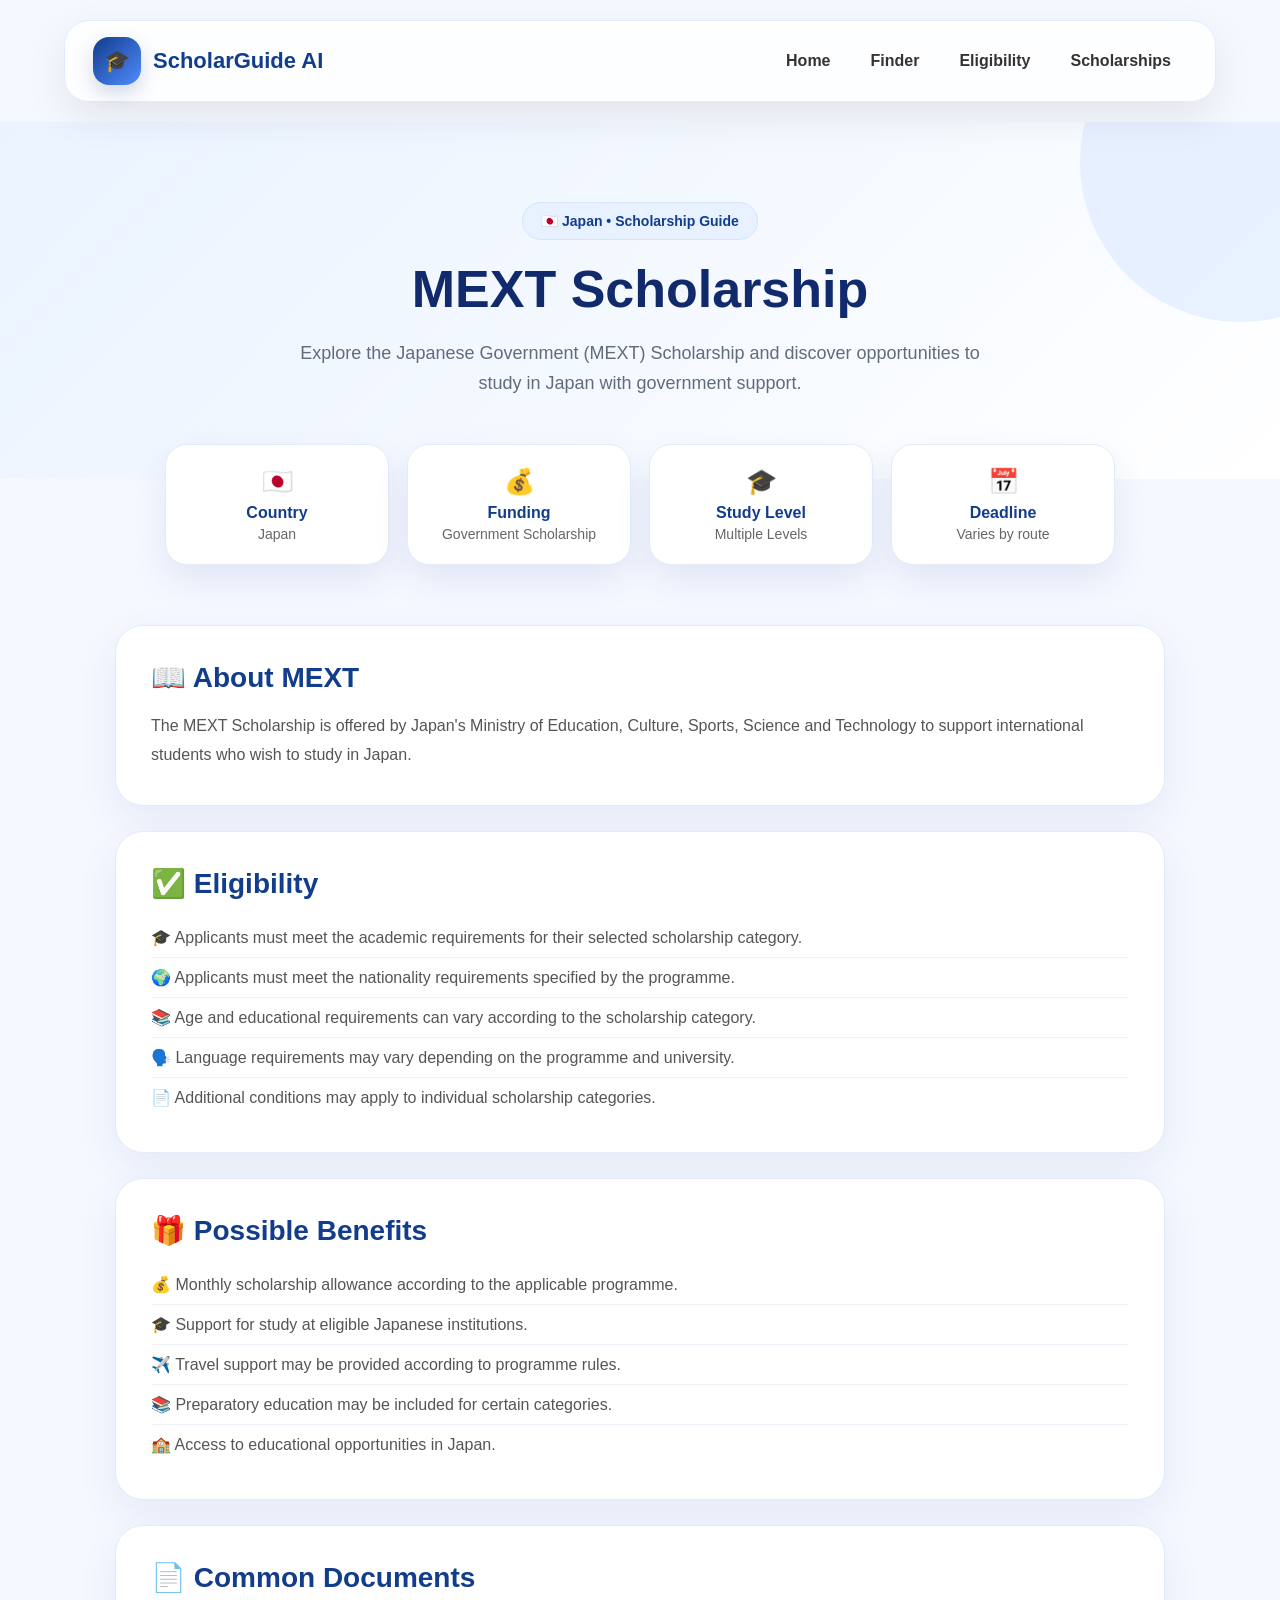
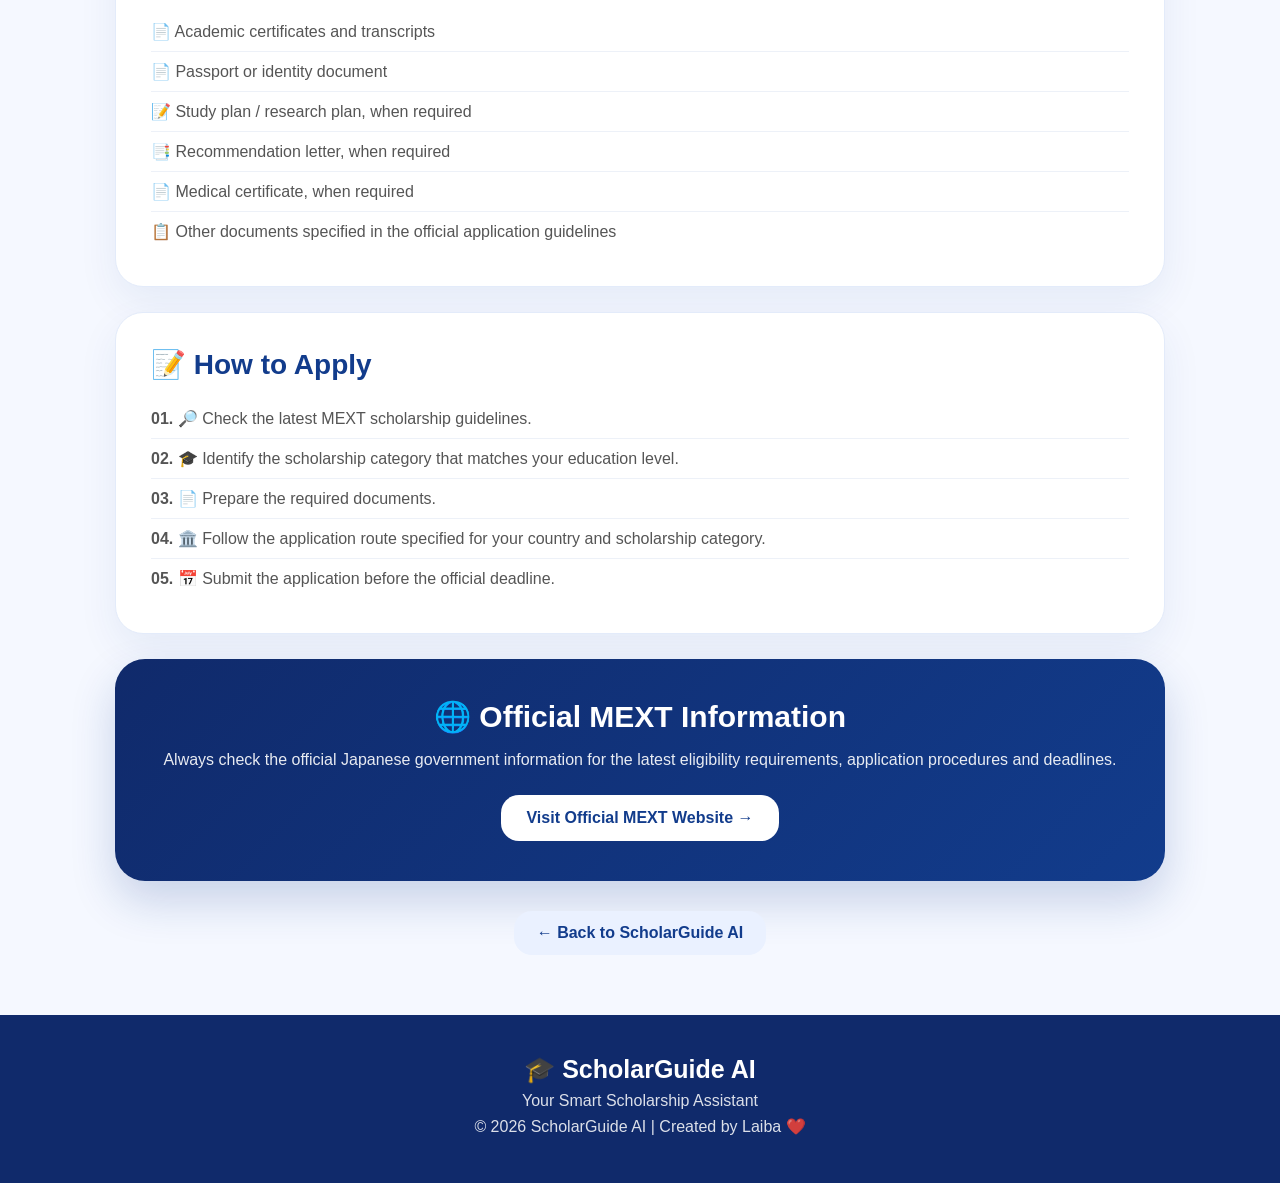
<file: mext.html>
<!DOCTYPE html>
<html lang="en">

<head>

<meta charset="UTF-8">
<meta name="viewport" content="width=device-width, initial-scale=1.0">

<title>MEXT Scholarship | ScholarGuide AI</title>

<style>

*{
    margin:0;
    padding:0;
    box-sizing:border-box;
    font-family:'Poppins',Arial,sans-serif;
}

html{
    scroll-behavior:smooth;
}

body{
    background:#f5f8ff;
    color:#222;
}

/* ===== Navbar ===== */

header{
    width:90%;
    margin:20px auto;
    padding:16px 28px;

    display:flex;
    justify-content:space-between;
    align-items:center;

    background:rgba(255,255,255,.82);
    backdrop-filter:blur(18px);

    border:1px solid #e2eaff;
    border-radius:25px;

    box-shadow:0 15px 40px rgba(0,0,0,.08);

    position:sticky;
    top:20px;
    z-index:100;
}

.logo{
    display:flex;
    align-items:center;
    gap:12px;
}

.logo-icon{
    width:48px;
    height:48px;

    display:flex;
    align-items:center;
    justify-content:center;

    background:linear-gradient(135deg,#123c8c,#4f8cff);
    color:white;

    border-radius:16px;
    font-size:21px;

    box-shadow:0 8px 20px rgba(18,60,140,.2);
}

.logo h2{
    color:#123c8c;
    font-size:22px;
}

nav{
    display:flex;
    gap:8px;
}

nav a{
    text-decoration:none;
    color:#333;
    font-weight:600;
    padding:10px 16px;
    border-radius:22px;
    transition:.3s;
}

nav a:hover{
    background:#123c8c;
    color:white;
}

/* ===== Hero ===== */

.hero{
    position:relative;
    overflow:hidden;

    padding:80px 8%;

    background:linear-gradient(135deg,#eaf3ff,#ffffff);
}

.hero::before{
    content:"";
    position:absolute;

    width:320px;
    height:320px;

    background:#dbe9ff;
    border-radius:50%;

    right:-120px;
    top:-120px;

    opacity:.6;
}

.hero-content{
    position:relative;
    z-index:2;

    max-width:1000px;
    margin:auto;

    text-align:center;
}

.badge{
    display:inline-block;

    padding:10px 18px;
    margin-bottom:20px;

    background:#e8f1ff;
    color:#123c8c;

    border:1px solid #d5e4ff;
    border-radius:30px;

    font-size:14px;
    font-weight:700;
}

.hero h1{
    font-size:52px;
    color:#102a6b;
    line-height:1.15;
    margin-bottom:18px;
}

.hero p{
    max-width:700px;
    margin:auto;

    color:#606b7c;
    font-size:18px;
    line-height:1.7;
}

/* ===== Quick Info ===== */

.quick-info{
    display:grid;
    grid-template-columns:repeat(4,1fr);
    gap:18px;

    max-width:1000px;

    margin:-35px auto 60px;
    padding:0 25px;

    position:relative;
    z-index:5;
}

.info-box{
    background:white;

    padding:22px 15px;
    text-align:center;

    border-radius:22px;
    border:1px solid #e3ebfa;

    box-shadow:0 15px 35px rgba(18,60,140,.09);
}

.info-box span{
    font-size:25px;
}

.info-box h4{
    color:#123c8c;
    margin:8px 0 4px;
}

.info-box p{
    color:#666;
    font-size:14px;
}

/* ===== Main Content ===== */

.container{
    width:84%;
    max-width:1050px;
    margin:auto;
}

.info-card{
    background:white;

    padding:35px;
    margin-bottom:25px;

    border-radius:28px;
    border:1px solid #e3ebfa;

    box-shadow:0 15px 40px rgba(18,60,140,.07);

    transition:.3s;
}

.info-card:hover{
    transform:translateY(-3px);

    box-shadow:0 20px 45px rgba(18,60,140,.11);
}

.info-card h2{
    color:#123c8c;
    font-size:28px;
    margin-bottom:18px;
}

.info-card p{
    color:#555;
    font-size:16px;
    line-height:1.8;
}

.info-card ul{
    list-style:none;
}

.info-card li{
    color:#555;

    padding:10px 0;

    border-bottom:1px solid #edf1f8;
}

.info-card li:last-child{
    border-bottom:none;
}

/* ===== Apply Section ===== */

.apply-card{
    background:linear-gradient(135deg,#102a6b,#123c8c);

    color:white;

    padding:40px;
    border-radius:30px;

    margin-bottom:30px;

    box-shadow:0 20px 45px rgba(18,60,140,.2);

    text-align:center;
}

.apply-card h2{
    font-size:30px;
    margin-bottom:12px;
}

.apply-card p{
    opacity:.9;
    line-height:1.7;
    margin-bottom:22px;
}

.primary-btn{
    display:inline-block;

    padding:14px 25px;

    background:white;
    color:#123c8c;

    text-decoration:none;

    border-radius:18px;

    font-weight:700;

    transition:.3s;
}

.primary-btn:hover{
    transform:translateY(-3px);
}

/* ===== Back Button ===== */

.back-btn{
    display:block;

    width:max-content;

    margin:0 auto 60px;

    padding:13px 23px;

    background:#eaf1ff;
    color:#123c8c;

    text-decoration:none;

    border-radius:18px;

    font-weight:700;

    transition:.3s;
}

.back-btn:hover{
    background:#123c8c;
    color:white;
}

/* ===== Footer ===== */

footer{
    background:#102a6b;
    color:white;

    text-align:center;
    padding:40px 20px;
}

footer h3{
    font-size:25px;
    margin-bottom:8px;
}

footer p{
    margin:7px;
    opacity:.85;
}

/* ===== Mobile ===== */

@media(max-width:768px){

    header{
        width:94%;
        padding:14px 18px;

        flex-direction:column;
        gap:12px;
    }

    nav{
        width:100%;
        justify-content:center;
        flex-wrap:wrap;
    }

    nav a{
        font-size:13px;
        padding:8px 11px;
    }

    .hero{
        padding:60px 5%;
    }

    .hero h1{
        font-size:38px;
    }

    .hero p{
        font-size:16px;
    }

    .quick-info{
        grid-template-columns:repeat(2,1fr);

        margin-top:-25px;
        padding:0 15px;
    }

    .container{
        width:90%;
    }

    .info-card{
        padding:25px;
        border-radius:23px;
    }

    .info-card h2{
        font-size:24px;
    }

    .apply-card{
        padding:30px 22px;
    }

}

</style>

</head>

<body>

<!-- ===== Navbar ===== -->

<header>

<div class="logo">

<div class="logo-icon">
🎓
</div>

<h2>ScholarGuide AI</h2>

</div>

<nav>

<a href="index.html">Home</a>
<a href="index.html#finder">Finder</a>
<a href="index.html#eligibility">Eligibility</a>
<a href="index.html#popular">Scholarships</a>

</nav>

</header>


<!-- ===== Hero ===== -->

<section class="hero">

<div class="hero-content">

<span class="badge">
🇯🇵 Japan • Scholarship Guide
</span>

<h1>
MEXT Scholarship
</h1>

<p>
Explore the Japanese Government (MEXT) Scholarship and discover opportunities to study in Japan with government support.
</p>

</div>

</section>


<!-- ===== Quick Information ===== -->

<div class="quick-info">

<div class="info-box">

<span>🇯🇵</span>

<h4>Country</h4>

<p>Japan</p>

</div>


<div class="info-box">

<span>💰</span>

<h4>Funding</h4>

<p>Government Scholarship</p>

</div>


<div class="info-box">

<span>🎓</span>

<h4>Study Level</h4>

<p>Multiple Levels</p>

</div>


<div class="info-box">

<span>📅</span>

<h4>Deadline</h4>

<p>Varies by route</p>

</div>

</div>


<!-- ===== Main Content ===== -->

<main class="container">


<!-- About -->

<section class="info-card">

<h2>📖 About MEXT</h2>

<p>
The MEXT Scholarship is offered by Japan's Ministry of Education, Culture, Sports, Science and Technology to support international students who wish to study in Japan.
</p>

</section>


<!-- Eligibility -->

<section class="info-card">

<h2>✅ Eligibility</h2>

<ul>

<li>🎓 Applicants must meet the academic requirements for their selected scholarship category.</li>

<li>🌍 Applicants must meet the nationality requirements specified by the programme.</li>

<li>📚 Age and educational requirements can vary according to the scholarship category.</li>

<li>🗣️ Language requirements may vary depending on the programme and university.</li>

<li>📄 Additional conditions may apply to individual scholarship categories.</li>

</ul>

</section>


<!-- Benefits -->

<section class="info-card">

<h2>🎁 Possible Benefits</h2>

<ul>

<li>💰 Monthly scholarship allowance according to the applicable programme.</li>

<li>🎓 Support for study at eligible Japanese institutions.</li>

<li>✈️ Travel support may be provided according to programme rules.</li>

<li>📚 Preparatory education may be included for certain categories.</li>

<li>🏫 Access to educational opportunities in Japan.</li>

</ul>

</section>


<!-- Documents -->

<section class="info-card">

<h2>📄 Common Documents</h2>

<ul>

<li>📄 Academic certificates and transcripts</li>

<li>📄 Passport or identity document</li>

<li>📝 Study plan / research plan, when required</li>

<li>📑 Recommendation letter, when required</li>

<li>📄 Medical certificate, when required</li>

<li>📋 Other documents specified in the official application guidelines</li>

</ul>

</section>


<!-- How to Apply -->

<section class="info-card">

<h2>📝 How to Apply</h2>

<ul>

<li><strong>01.</strong> 🔎 Check the latest MEXT scholarship guidelines.</li>

<li><strong>02.</strong> 🎓 Identify the scholarship category that matches your education level.</li>

<li><strong>03.</strong> 📄 Prepare the required documents.</li>

<li><strong>04.</strong> 🏛️ Follow the application route specified for your country and scholarship category.</li>

<li><strong>05.</strong> 📅 Submit the application before the official deadline.</li>

</ul>

</section>


<!-- Official Website -->

<section class="apply-card">

<h2>🌐 Official MEXT Information</h2>

<p>
Always check the official Japanese government information for the latest eligibility requirements, application procedures and deadlines.
</p>

<a
class="primary-btn"
href="https://www.mext.go.jp/en/"
target="_blank"
rel="noopener noreferrer">

Visit Official MEXT Website →

</a>

</section>


<!-- Back -->

<a class="back-btn" href="index.html">

← Back to ScholarGuide AI

</a>

</main>


<!-- ===== Footer ===== -->

<footer>

<h3>🎓 ScholarGuide AI</h3>

<p>Your Smart Scholarship Assistant</p>

<p>© 2026 ScholarGuide AI | Created by Laiba ❤️</p>

</footer>

</body>

</html>
</file>
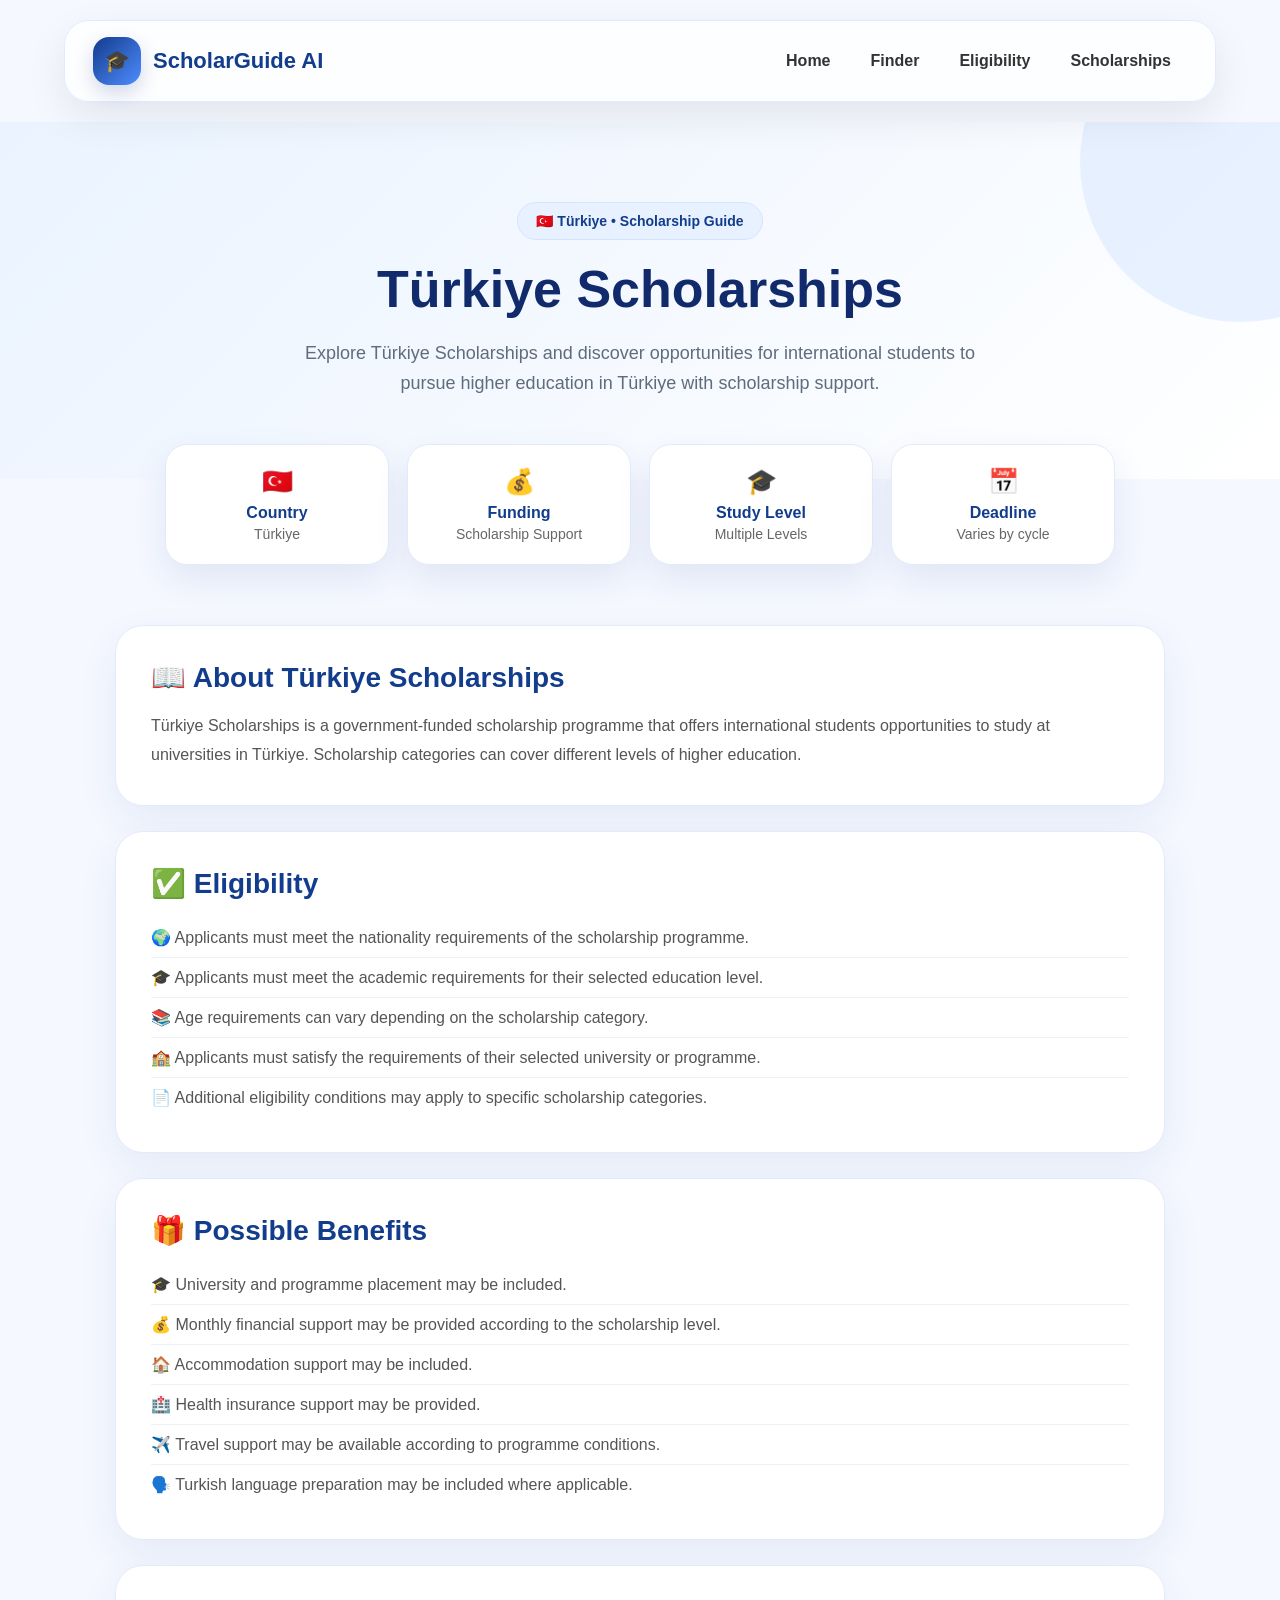
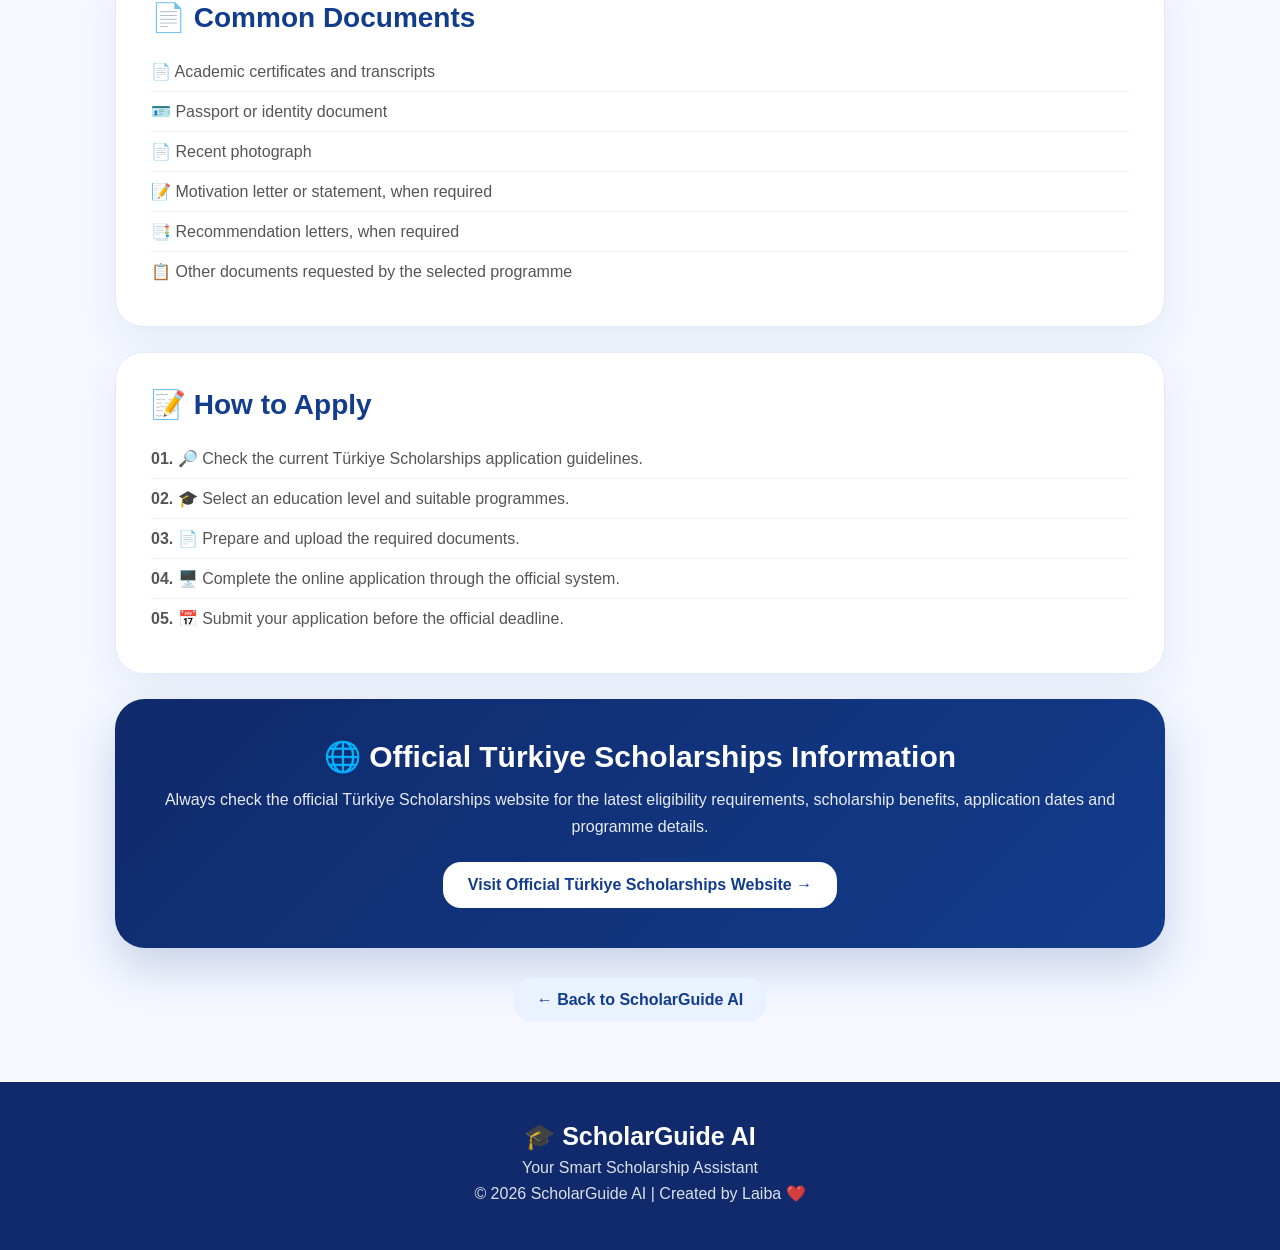
<file: turkiye.html>
<!DOCTYPE html>
<html lang="en">

<head>

<meta charset="UTF-8">
<meta name="viewport" content="width=device-width, initial-scale=1.0">

<title>Türkiye Scholarships | ScholarGuide AI</title>

<style>

*{
    margin:0;
    padding:0;
    box-sizing:border-box;
    font-family:'Poppins',Arial,sans-serif;
}

html{
    scroll-behavior:smooth;
}

body{
    background:#f5f8ff;
    color:#222;
}

/* ===== Navbar ===== */

header{
    width:90%;
    margin:20px auto;
    padding:16px 28px;

    display:flex;
    justify-content:space-between;
    align-items:center;

    background:rgba(255,255,255,.82);
    backdrop-filter:blur(18px);

    border:1px solid #e2eaff;
    border-radius:25px;

    box-shadow:0 15px 40px rgba(0,0,0,.08);

    position:sticky;
    top:20px;
    z-index:100;
}

.logo{
    display:flex;
    align-items:center;
    gap:12px;
}

.logo-icon{
    width:48px;
    height:48px;

    display:flex;
    align-items:center;
    justify-content:center;

    background:linear-gradient(135deg,#123c8c,#4f8cff);
    color:white;

    border-radius:16px;
    font-size:21px;

    box-shadow:0 8px 20px rgba(18,60,140,.2);
}

.logo h2{
    color:#123c8c;
    font-size:22px;
}

nav{
    display:flex;
    gap:8px;
}

nav a{
    text-decoration:none;
    color:#333;
    font-weight:600;
    padding:10px 16px;
    border-radius:22px;
    transition:.3s;
}

nav a:hover{
    background:#123c8c;
    color:white;
}

/* ===== Hero ===== */

.hero{
    position:relative;
    overflow:hidden;

    padding:80px 8%;

    background:linear-gradient(135deg,#eaf3ff,#ffffff);
}

.hero::before{
    content:"";

    position:absolute;

    width:320px;
    height:320px;

    background:#dbe9ff;
    border-radius:50%;

    right:-120px;
    top:-120px;

    opacity:.6;
}

.hero-content{
    position:relative;
    z-index:2;

    max-width:1000px;
    margin:auto;

    text-align:center;
}

.badge{
    display:inline-block;

    padding:10px 18px;
    margin-bottom:20px;

    background:#e8f1ff;
    color:#123c8c;

    border:1px solid #d5e4ff;
    border-radius:30px;

    font-size:14px;
    font-weight:700;
}

.hero h1{
    font-size:52px;
    color:#102a6b;
    line-height:1.15;
    margin-bottom:18px;
}

.hero p{
    max-width:700px;
    margin:auto;

    color:#606b7c;
    font-size:18px;
    line-height:1.7;
}

/* ===== Quick Info ===== */

.quick-info{
    display:grid;

    grid-template-columns:repeat(4,1fr);

    gap:18px;

    max-width:1000px;

    margin:-35px auto 60px;

    padding:0 25px;

    position:relative;
    z-index:5;
}

.info-box{
    background:white;

    padding:22px 15px;

    text-align:center;

    border-radius:22px;

    border:1px solid #e3ebfa;

    box-shadow:0 15px 35px rgba(18,60,140,.09);
}

.info-box span{
    font-size:25px;
}

.info-box h4{
    color:#123c8c;
    margin:8px 0 4px;
}

.info-box p{
    color:#666;
    font-size:14px;
}

/* ===== Main Content ===== */

.container{
    width:84%;
    max-width:1050px;
    margin:auto;
}

.info-card{
    background:white;

    padding:35px;

    margin-bottom:25px;

    border-radius:28px;

    border:1px solid #e3ebfa;

    box-shadow:0 15px 40px rgba(18,60,140,.07);

    transition:.3s;
}

.info-card:hover{
    transform:translateY(-3px);

    box-shadow:0 20px 45px rgba(18,60,140,.11);
}

.info-card h2{
    color:#123c8c;

    font-size:28px;

    margin-bottom:18px;
}

.info-card p{
    color:#555;

    font-size:16px;

    line-height:1.8;
}

.info-card ul{
    list-style:none;
}

.info-card li{
    color:#555;

    padding:10px 0;

    border-bottom:1px solid #edf1f8;
}

.info-card li:last-child{
    border-bottom:none;
}

/* ===== Apply Section ===== */

.apply-card{
    background:linear-gradient(135deg,#102a6b,#123c8c);

    color:white;

    padding:40px;

    border-radius:30px;

    margin-bottom:30px;

    box-shadow:0 20px 45px rgba(18,60,140,.2);

    text-align:center;
}

.apply-card h2{
    font-size:30px;

    margin-bottom:12px;
}

.apply-card p{
    opacity:.9;

    line-height:1.7;

    margin-bottom:22px;
}

.primary-btn{
    display:inline-block;

    padding:14px 25px;

    background:white;

    color:#123c8c;

    text-decoration:none;

    border-radius:18px;

    font-weight:700;

    transition:.3s;
}

.primary-btn:hover{
    transform:translateY(-3px);
}

/* ===== Back Button ===== */

.back-btn{
    display:block;

    width:max-content;

    margin:0 auto 60px;

    padding:13px 23px;

    background:#eaf1ff;

    color:#123c8c;

    text-decoration:none;

    border-radius:18px;

    font-weight:700;

    transition:.3s;
}

.back-btn:hover{
    background:#123c8c;

    color:white;
}

/* ===== Footer ===== */

footer{
    background:#102a6b;

    color:white;

    text-align:center;

    padding:40px 20px;
}

footer h3{
    font-size:25px;

    margin-bottom:8px;
}

footer p{
    margin:7px;

    opacity:.85;
}

/* ===== Mobile ===== */

@media(max-width:768px){

    header{
        width:94%;

        padding:14px 18px;

        flex-direction:column;

        gap:12px;
    }

    nav{
        width:100%;

        justify-content:center;

        flex-wrap:wrap;
    }

    nav a{
        font-size:13px;

        padding:8px 11px;
    }

    .hero{
        padding:60px 5%;
    }

    .hero h1{
        font-size:38px;
    }

    .hero p{
        font-size:16px;
    }

    .quick-info{
        grid-template-columns:repeat(2,1fr);

        margin-top:-25px;

        padding:0 15px;
    }

    .container{
        width:90%;
    }

    .info-card{
        padding:25px;

        border-radius:23px;
    }

    .info-card h2{
        font-size:24px;
    }

    .apply-card{
        padding:30px 22px;
    }

}

</style>

</head>

<body>

<!-- ===== Navbar ===== -->

<header>

<div class="logo">

<div class="logo-icon">
🎓
</div>

<h2>ScholarGuide AI</h2>

</div>

<nav>

<a href="index.html">Home</a>

<a href="index.html#finder">Finder</a>

<a href="index.html#eligibility">Eligibility</a>

<a href="index.html#popular">Scholarships</a>

</nav>

</header>


<!-- ===== Hero ===== -->

<section class="hero">

<div class="hero-content">

<span class="badge">
🇹🇷 Türkiye • Scholarship Guide
</span>

<h1>
Türkiye Scholarships
</h1>

<p>
Explore Türkiye Scholarships and discover opportunities for international students to pursue higher education in Türkiye with scholarship support.
</p>

</div>

</section>


<!-- ===== Quick Information ===== -->

<div class="quick-info">

<div class="info-box">

<span>🇹🇷</span>

<h4>Country</h4>

<p>Türkiye</p>

</div>


<div class="info-box">

<span>💰</span>

<h4>Funding</h4>

<p>Scholarship Support</p>

</div>


<div class="info-box">

<span>🎓</span>

<h4>Study Level</h4>

<p>Multiple Levels</p>

</div>


<div class="info-box">

<span>📅</span>

<h4>Deadline</h4>

<p>Varies by cycle</p>

</div>

</div>


<!-- ===== Main Content ===== -->

<main class="container">


<!-- About -->

<section class="info-card">

<h2>📖 About Türkiye Scholarships</h2>

<p>
Türkiye Scholarships is a government-funded scholarship programme that offers international students opportunities to study at universities in Türkiye. Scholarship categories can cover different levels of higher education.
</p>

</section>


<!-- Eligibility -->

<section class="info-card">

<h2>✅ Eligibility</h2>

<ul>

<li>🌍 Applicants must meet the nationality requirements of the scholarship programme.</li>

<li>🎓 Applicants must meet the academic requirements for their selected education level.</li>

<li>📚 Age requirements can vary depending on the scholarship category.</li>

<li>🏫 Applicants must satisfy the requirements of their selected university or programme.</li>

<li>📄 Additional eligibility conditions may apply to specific scholarship categories.</li>

</ul>

</section>


<!-- Benefits -->

<section class="info-card">

<h2>🎁 Possible Benefits</h2>

<ul>

<li>🎓 University and programme placement may be included.</li>

<li>💰 Monthly financial support may be provided according to the scholarship level.</li>

<li>🏠 Accommodation support may be included.</li>

<li>🏥 Health insurance support may be provided.</li>

<li>✈️ Travel support may be available according to programme conditions.</li>

<li>🗣️ Turkish language preparation may be included where applicable.</li>

</ul>

</section>


<!-- Documents -->

<section class="info-card">

<h2>📄 Common Documents</h2>

<ul>

<li>📄 Academic certificates and transcripts</li>

<li>🪪 Passport or identity document</li>

<li>📄 Recent photograph</li>

<li>📝 Motivation letter or statement, when required</li>

<li>📑 Recommendation letters, when required</li>

<li>📋 Other documents requested by the selected programme</li>

</ul>

</section>


<!-- How to Apply -->

<section class="info-card">

<h2>📝 How to Apply</h2>

<ul>

<li><strong>01.</strong> 🔎 Check the current Türkiye Scholarships application guidelines.</li>

<li><strong>02.</strong> 🎓 Select an education level and suitable programmes.</li>

<li><strong>03.</strong> 📄 Prepare and upload the required documents.</li>

<li><strong>04.</strong> 🖥️ Complete the online application through the official system.</li>

<li><strong>05.</strong> 📅 Submit your application before the official deadline.</li>

</ul>

</section>


<!-- Official Website -->

<section class="apply-card">

<h2>🌐 Official Türkiye Scholarships Information</h2>

<p>
Always check the official Türkiye Scholarships website for the latest eligibility requirements, scholarship benefits, application dates and programme details.
</p>

<a
class="primary-btn"
href="https://www.turkiyeburslari.gov.tr/"
target="_blank"
rel="noopener noreferrer">

Visit Official Türkiye Scholarships Website →

</a>

</section>


<!-- Back -->

<a class="back-btn" href="index.html">

← Back to ScholarGuide AI

</a>

</main>


<!-- ===== Footer ===== -->

<footer>

<h3>🎓 ScholarGuide AI</h3>

<p>Your Smart Scholarship Assistant</p>

<p>© 2026 ScholarGuide AI | Created by Laiba ❤️</p>

</footer>

</body>

</html>
</file>
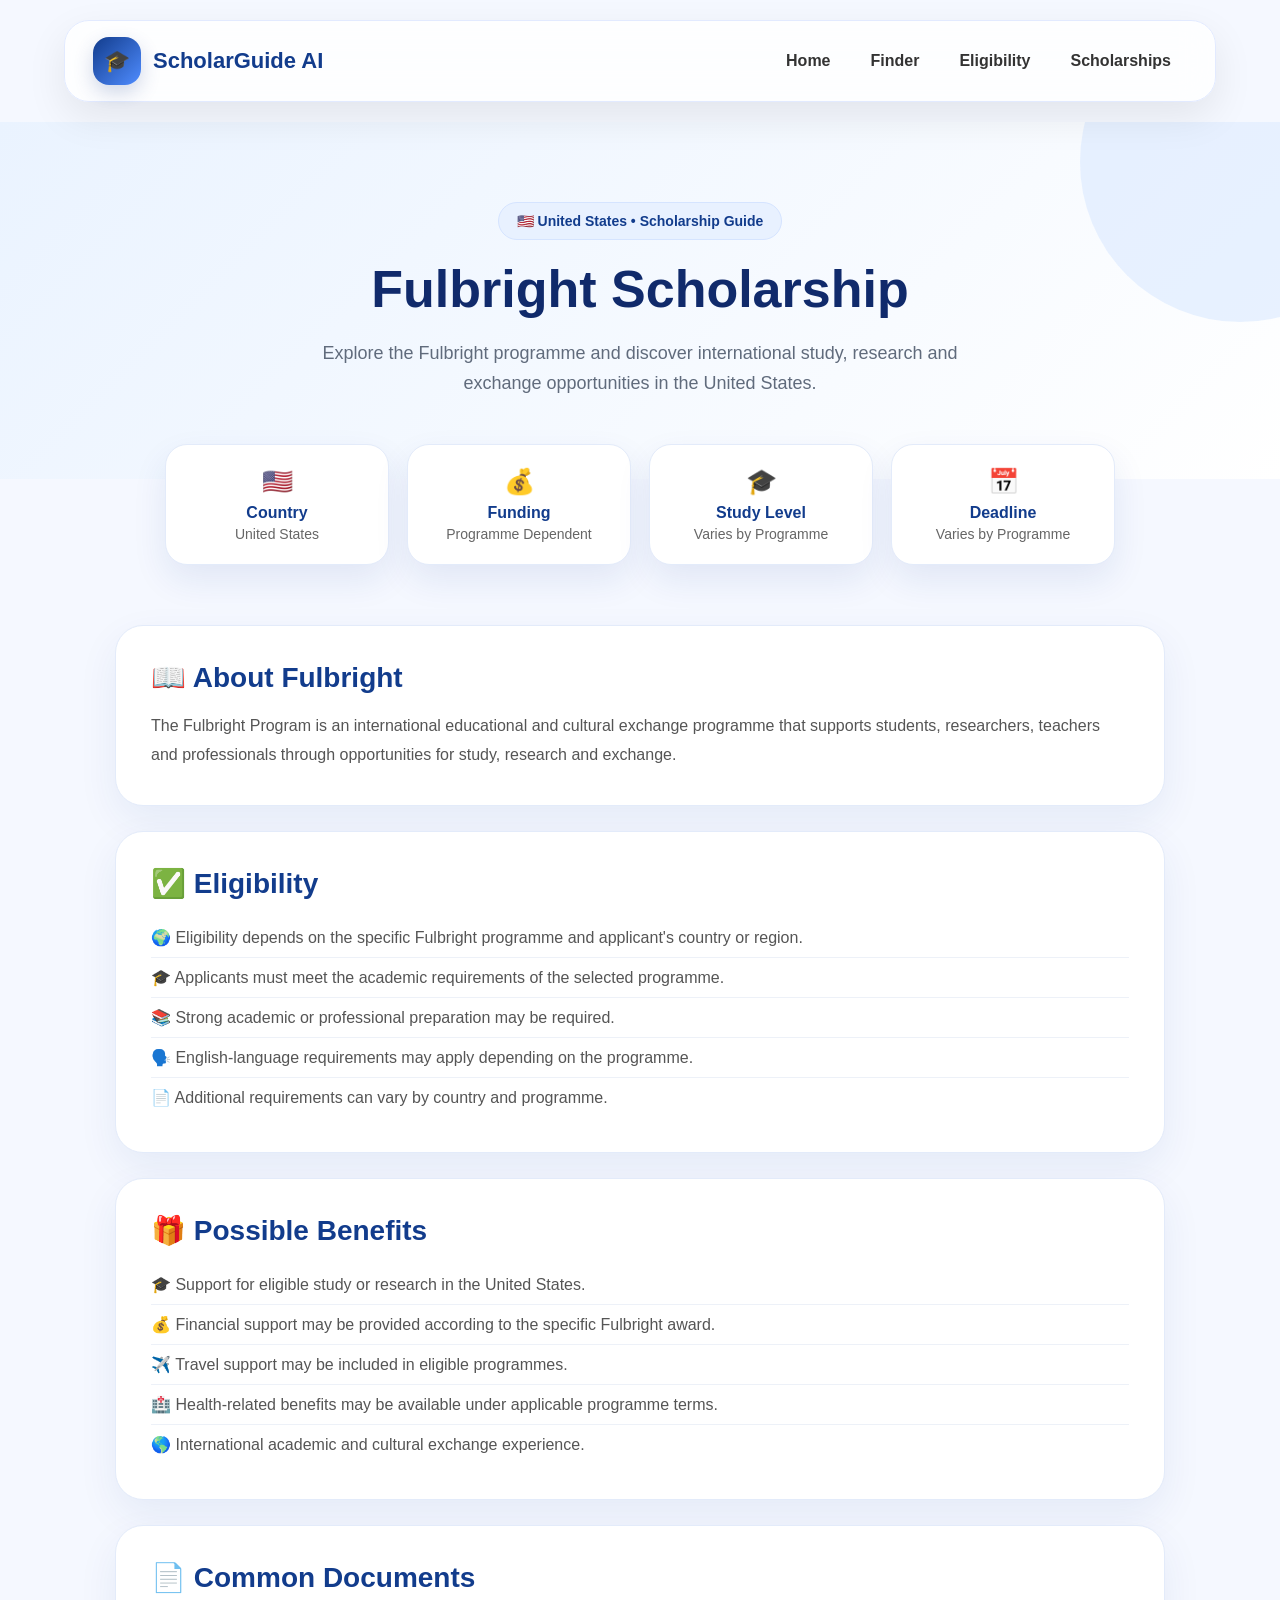
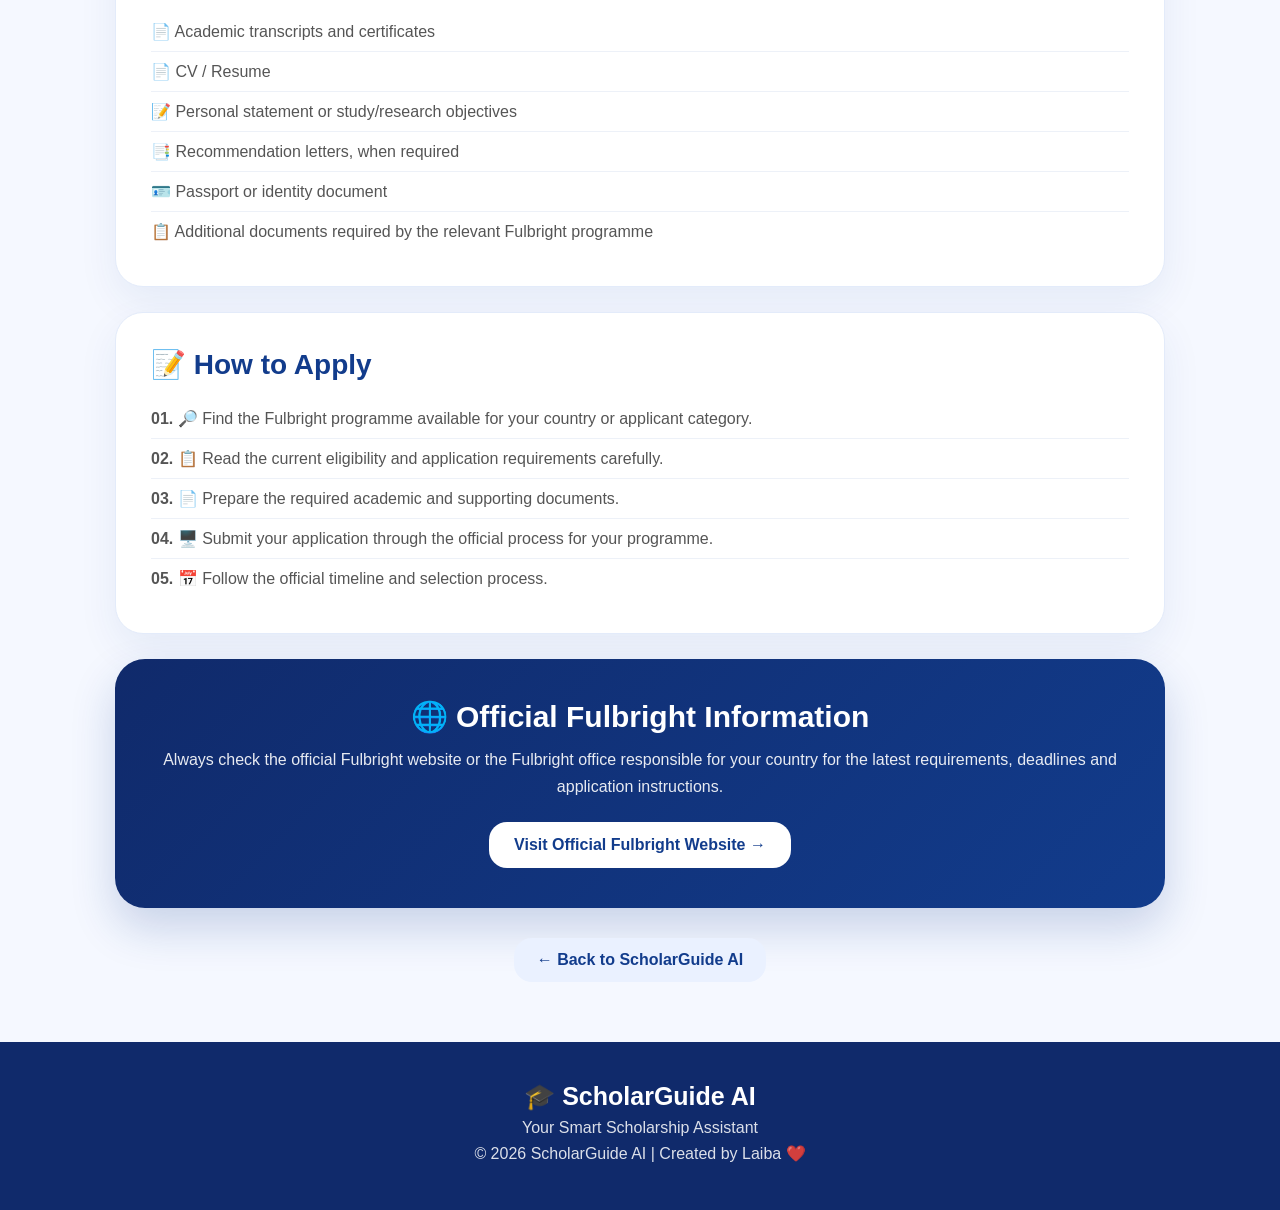
<file: usa.html>
<!DOCTYPE html>
<html lang="en">

<head>

<meta charset="UTF-8">
<meta name="viewport" content="width=device-width, initial-scale=1.0">

<title>Fulbright Scholarship | ScholarGuide AI</title>

<style>

*{
    margin:0;
    padding:0;
    box-sizing:border-box;
    font-family:'Poppins',Arial,sans-serif;
}

html{
    scroll-behavior:smooth;
}

body{
    background:#f5f8ff;
    color:#222;
}

/* ===== Navbar ===== */

header{
    width:90%;
    margin:20px auto;
    padding:16px 28px;

    display:flex;
    justify-content:space-between;
    align-items:center;

    background:rgba(255,255,255,.82);
    backdrop-filter:blur(18px);

    border:1px solid #e2eaff;
    border-radius:25px;

    box-shadow:0 15px 40px rgba(0,0,0,.08);

    position:sticky;
    top:20px;
    z-index:100;
}

.logo{
    display:flex;
    align-items:center;
    gap:12px;
}

.logo-icon{
    width:48px;
    height:48px;

    display:flex;
    align-items:center;
    justify-content:center;

    background:linear-gradient(135deg,#123c8c,#4f8cff);
    color:white;

    border-radius:16px;
    font-size:21px;

    box-shadow:0 8px 20px rgba(18,60,140,.2);
}

.logo h2{
    color:#123c8c;
    font-size:22px;
}

nav{
    display:flex;
    gap:8px;
}

nav a{
    text-decoration:none;
    color:#333;
    font-weight:600;
    padding:10px 16px;
    border-radius:22px;
    transition:.3s;
}

nav a:hover{
    background:#123c8c;
    color:white;
}

/* ===== Hero ===== */

.hero{
    position:relative;
    overflow:hidden;

    padding:80px 8%;

    background:linear-gradient(135deg,#eaf3ff,#ffffff);
}

.hero::before{
    content:"";

    position:absolute;

    width:320px;
    height:320px;

    background:#dbe9ff;
    border-radius:50%;

    right:-120px;
    top:-120px;

    opacity:.6;
}

.hero-content{
    position:relative;
    z-index:2;

    max-width:1000px;
    margin:auto;

    text-align:center;
}

.badge{
    display:inline-block;

    padding:10px 18px;
    margin-bottom:20px;

    background:#e8f1ff;
    color:#123c8c;

    border:1px solid #d5e4ff;
    border-radius:30px;

    font-size:14px;
    font-weight:700;
}

.hero h1{
    font-size:52px;
    color:#102a6b;
    line-height:1.15;
    margin-bottom:18px;
}

.hero p{
    max-width:700px;
    margin:auto;

    color:#606b7c;
    font-size:18px;
    line-height:1.7;
}

/* ===== Quick Info ===== */

.quick-info{
    display:grid;

    grid-template-columns:repeat(4,1fr);

    gap:18px;

    max-width:1000px;

    margin:-35px auto 60px;

    padding:0 25px;

    position:relative;
    z-index:5;
}

.info-box{
    background:white;

    padding:22px 15px;

    text-align:center;

    border-radius:22px;

    border:1px solid #e3ebfa;

    box-shadow:0 15px 35px rgba(18,60,140,.09);
}

.info-box span{
    font-size:25px;
}

.info-box h4{
    color:#123c8c;
    margin:8px 0 4px;
}

.info-box p{
    color:#666;
    font-size:14px;
}

/* ===== Main Content ===== */

.container{
    width:84%;
    max-width:1050px;
    margin:auto;
}

.info-card{
    background:white;

    padding:35px;

    margin-bottom:25px;

    border-radius:28px;

    border:1px solid #e3ebfa;

    box-shadow:0 15px 40px rgba(18,60,140,.07);

    transition:.3s;
}

.info-card:hover{
    transform:translateY(-3px);

    box-shadow:0 20px 45px rgba(18,60,140,.11);
}

.info-card h2{
    color:#123c8c;

    font-size:28px;

    margin-bottom:18px;
}

.info-card p{
    color:#555;

    font-size:16px;

    line-height:1.8;
}

.info-card ul{
    list-style:none;
}

.info-card li{
    color:#555;

    padding:10px 0;

    border-bottom:1px solid #edf1f8;
}

.info-card li:last-child{
    border-bottom:none;
}

/* ===== Apply Section ===== */

.apply-card{
    background:linear-gradient(135deg,#102a6b,#123c8c);

    color:white;

    padding:40px;

    border-radius:30px;

    margin-bottom:30px;

    box-shadow:0 20px 45px rgba(18,60,140,.2);

    text-align:center;
}

.apply-card h2{
    font-size:30px;

    margin-bottom:12px;
}

.apply-card p{
    opacity:.9;

    line-height:1.7;

    margin-bottom:22px;
}

.primary-btn{
    display:inline-block;

    padding:14px 25px;

    background:white;

    color:#123c8c;

    text-decoration:none;

    border-radius:18px;

    font-weight:700;

    transition:.3s;
}

.primary-btn:hover{
    transform:translateY(-3px);
}

/* ===== Back Button ===== */

.back-btn{
    display:block;

    width:max-content;

    margin:0 auto 60px;

    padding:13px 23px;

    background:#eaf1ff;

    color:#123c8c;

    text-decoration:none;

    border-radius:18px;

    font-weight:700;

    transition:.3s;
}

.back-btn:hover{
    background:#123c8c;
    color:white;
}

/* ===== Footer ===== */

footer{
    background:#102a6b;

    color:white;

    text-align:center;

    padding:40px 20px;
}

footer h3{
    font-size:25px;
    margin-bottom:8px;
}

footer p{
    margin:7px;
    opacity:.85;
}

/* ===== Mobile ===== */

@media(max-width:768px){

    header{
        width:94%;
        padding:14px 18px;

        flex-direction:column;
        gap:12px;
    }

    nav{
        width:100%;
        justify-content:center;
        flex-wrap:wrap;
    }

    nav a{
        font-size:13px;
        padding:8px 11px;
    }

    .hero{
        padding:60px 5%;
    }

    .hero h1{
        font-size:38px;
    }

    .hero p{
        font-size:16px;
    }

    .quick-info{
        grid-template-columns:repeat(2,1fr);
        margin-top:-25px;
        padding:0 15px;
    }

    .container{
        width:90%;
    }

    .info-card{
        padding:25px;
        border-radius:23px;
    }

    .info-card h2{
        font-size:24px;
    }

    .apply-card{
        padding:30px 22px;
    }

}

</style>

</head>

<body>

<!-- ===== Navbar ===== -->

<header>

<div class="logo">

<div class="logo-icon">
🎓
</div>

<h2>ScholarGuide AI</h2>

</div>

<nav>

<a href="index.html">Home</a>

<a href="index.html#finder">Finder</a>

<a href="index.html#eligibility">Eligibility</a>

<a href="index.html#popular">Scholarships</a>

</nav>

</header>


<!-- ===== Hero ===== -->

<section class="hero">

<div class="hero-content">

<span class="badge">
🇺🇸 United States • Scholarship Guide
</span>

<h1>
Fulbright Scholarship
</h1>

<p>
Explore the Fulbright programme and discover international study, research and exchange opportunities in the United States.
</p>

</div>

</section>


<!-- ===== Quick Information ===== -->

<div class="quick-info">

<div class="info-box">

<span>🇺🇸</span>

<h4>Country</h4>

<p>United States</p>

</div>


<div class="info-box">

<span>💰</span>

<h4>Funding</h4>

<p>Programme Dependent</p>

</div>


<div class="info-box">

<span>🎓</span>

<h4>Study Level</h4>

<p>Varies by Programme</p>

</div>


<div class="info-box">

<span>📅</span>

<h4>Deadline</h4>

<p>Varies by Programme</p>

</div>

</div>


<!-- ===== Main Content ===== -->

<main class="container">


<!-- About -->

<section class="info-card">

<h2>📖 About Fulbright</h2>

<p>
The Fulbright Program is an international educational and cultural exchange programme that supports students, researchers, teachers and professionals through opportunities for study, research and exchange.
</p>

</section>


<!-- Eligibility -->

<section class="info-card">

<h2>✅ Eligibility</h2>

<ul>

<li>🌍 Eligibility depends on the specific Fulbright programme and applicant's country or region.</li>

<li>🎓 Applicants must meet the academic requirements of the selected programme.</li>

<li>📚 Strong academic or professional preparation may be required.</li>

<li>🗣️ English-language requirements may apply depending on the programme.</li>

<li>📄 Additional requirements can vary by country and programme.</li>

</ul>

</section>


<!-- Benefits -->

<section class="info-card">

<h2>🎁 Possible Benefits</h2>

<ul>

<li>🎓 Support for eligible study or research in the United States.</li>

<li>💰 Financial support may be provided according to the specific Fulbright award.</li>

<li>✈️ Travel support may be included in eligible programmes.</li>

<li>🏥 Health-related benefits may be available under applicable programme terms.</li>

<li>🌎 International academic and cultural exchange experience.</li>

</ul>

</section>


<!-- Documents -->

<section class="info-card">

<h2>📄 Common Documents</h2>

<ul>

<li>📄 Academic transcripts and certificates</li>

<li>📄 CV / Resume</li>

<li>📝 Personal statement or study/research objectives</li>

<li>📑 Recommendation letters, when required</li>

<li>🪪 Passport or identity document</li>

<li>📋 Additional documents required by the relevant Fulbright programme</li>

</ul>

</section>


<!-- How to Apply -->

<section class="info-card">

<h2>📝 How to Apply</h2>

<ul>

<li><strong>01.</strong> 🔎 Find the Fulbright programme available for your country or applicant category.</li>

<li><strong>02.</strong> 📋 Read the current eligibility and application requirements carefully.</li>

<li><strong>03.</strong> 📄 Prepare the required academic and supporting documents.</li>

<li><strong>04.</strong> 🖥️ Submit your application through the official process for your programme.</li>

<li><strong>05.</strong> 📅 Follow the official timeline and selection process.</li>

</ul>

</section>


<!-- Official Website -->

<section class="apply-card">

<h2>🌐 Official Fulbright Information</h2>

<p>
Always check the official Fulbright website or the Fulbright office responsible for your country for the latest requirements, deadlines and application instructions.
</p>

<a
class="primary-btn"
href="https://foreign.fulbrightonline.org/"
target="_blank"
rel="noopener noreferrer">

Visit Official Fulbright Website →

</a>

</section>


<!-- Back -->

<a class="back-btn" href="index.html">

← Back to ScholarGuide AI

</a>

</main>


<!-- ===== Footer ===== -->

<footer>

<h3>🎓 ScholarGuide AI</h3>

<p>Your Smart Scholarship Assistant</p>

<p>© 2026 ScholarGuide AI | Created by Laiba ❤️</p>

</footer>

</body>

</html>
</file>
<file: Style.css>
/* ===== ScholarGuide AI Luxury Design Part 1 ===== */

*{
    margin:0;
    padding:0;
    box-sizing:border-box;
    font-family:'Poppins', Arial, sans-serif;
}


body{
    background:#f5f8ff;
    color:#222;
}


/* ===== Premium Luxury Navbar ===== */

header{

    width:90%;
    margin:20px auto;

    padding:18px 35px;

    display:flex;
    justify-content:space-between;
    align-items:center;

    background:rgba(255,255,255,0.75);

    backdrop-filter:blur(15px);

    border-radius:25px;

    box-shadow:0 15px 40px rgba(0,0,0,0.10);

    position:sticky;
    top:20px;

    z-index:100;
}



.logo h2{

    color:#123c8c;

    font-size:27px;

    font-weight:700;

}



nav{

    display:flex;

    gap:10px;

}



nav a{

    text-decoration:none;

    color:#333;

    font-weight:600;

    padding:10px 18px;

    border-radius:25px;

    transition:0.3s;

}



nav a:hover{

    background:#123c8c;

    color:white;

}



/* Active feel */

nav a:first-child{

    background:#123c8c;

    color:white;

}




/* Hero Section */

.hero{
    min-height:80vh;
    display:flex;
    align-items:center;
    padding:70px 8%;
    background:linear-gradient(135deg,#eaf3ff,#ffffff);
}


.hero-content{
    max-width:650px;
}


.hero-content h1{
    font-size:55px;
    color:#102a6b;
    line-height:1.2;
}


.hero-content p{
    margin-top:20px;
    font-size:18px;
    color:#555;
    line-height:1.6;
}


/* Buttons */

.hero-buttons{
    display:flex;
    gap:15px;
}


.primary-btn,
.secondary-btn{
    margin-top:30px;
    padding:14px 30px;
    border-radius:30px;
    font-size:16px;
    font-weight:600;
    cursor:pointer;
}


.primary-btn{
    background:#123c8c;
    color:white;
    border:none;
    box-shadow:0 10px 25px rgba(18,60,140,0.25);
}


.secondary-btn{
    background:white;
    color:#123c8c;
    border:2px solid #123c8c;
}


.primary-btn:hover,
.secondary-btn:hover{
    transform:translateY(-3px);
}
/* ===== Luxury Design Part 2 ===== */
/* Finder + Eligibility */


.finder,
.eligibility{
    padding:70px 8%;
    text-align:center;
}


.finder{
    background:white;
}


.finder h2,
.eligibility h2{
    font-size:36px;
    color:#102a6b;
    margin-bottom:15px;
}


.finder p,
.eligibility p{
    color:#666;
    margin-bottom:35px;
    font-size:17px;
}


/* Finder Box */

.finder-box{
    max-width:700px;
    margin:auto;
    padding:35px;
    background:white;
    border-radius:25px;
    box-shadow:0 15px 40px rgba(0,0,0,0.12);
}


.finder-box input,
.finder-box select,
.eligibility-box input,
.eligibility-box select{

    width:100%;
    padding:15px;
    margin:10px 0;

    border-radius:15px;
    border:1px solid #dbe5ff;

    font-size:16px;
    outline:none;
}



/* Eligibility */

.eligibility{
    background:linear-gradient(135deg,#f0f6ff,#ffffff);
}


.eligibility-box{

    max-width:650px;
    margin:auto;

    padding:40px;

    background:rgba(255,255,255,0.9);

    border-radius:30px;

    box-shadow:
    0 20px 45px rgba(0,0,0,0.12);

    border:1px solid #e4ecff;
}


.eligibility-box .primary-btn{
    width:100%;
}


#result{

    margin-top:20px;

    padding:15px;

    border-radius:15px;

    font-weight:600;

}
/* ===== Luxury Design Part 3 ===== */
/* Popular Scholarships Cards */


.popular,
.more-scholarships{
    padding:70px 8%;
    background:#f5f8ff;
    text-align:center;
}


.popular h2{
    font-size:36px;
    color:#102a6b;
    margin-bottom:15px;
}


.popular > p{
    color:#666;
    margin-bottom:35px;
}


/* Cards Grid */

.grid{
    display:grid;
    grid-template-columns:repeat(auto-fit,minmax(260px,1fr));
    gap:30px;
    margin-top:35px;
}


/* Scholarship Card */

.card{

    background:white;

    padding:30px;

    border-radius:25px;

    text-align:left;

    box-shadow:
    0 15px 35px rgba(0,0,0,0.10);

    border:1px solid #e5edff;

    transition:0.3s;

}



.card:hover{

    transform:translateY(-10px);

    box-shadow:
    0 20px 45px rgba(18,60,140,0.20);

}



.card h3{

    color:#123c8c;

    font-size:23px;

    margin-bottom:18px;

}



.card p{

    color:#555;

    margin:10px 0;

}



.open,
.soon{

    display:inline-block;

    margin:15px 0;

    padding:8px 18px;

    border-radius:20px;

    background:#eaf3ff;

    color:#123c8c;

    font-size:14px;

    font-weight:600;

}



.card button{

    width:100%;

    padding:13px;

    border:none;

    border-radius:25px;

    background:#123c8c;

    color:white;

    font-size:16px;

    font-weight:600;

    cursor:pointer;

}



.card button:hover{

    background:#0d2d6b;

    }
/* ===== Luxury Design Part 4 ===== */
/* Contact + Footer + Responsive */


/* Contact */

.contact{

    padding:70px 8%;

    background:white;

    text-align:center;

}


.contact h2{

    font-size:36px;

    color:#102a6b;

    margin-bottom:30px;

}



.contact input,
.contact textarea{

    width:100%;

    max-width:600px;

    padding:15px;

    margin:10px auto;

    display:block;

    border-radius:15px;

    border:1px solid #dbe5ff;

    font-size:16px;

    outline:none;

}



.contact textarea{

    height:130px;

    resize:none;

}



.contact .primary-btn{

    width:220px;

}


/* Footer */

footer{

    background:#102a6b;

    color:white;

    text-align:center;

    padding:35px 20px;

}


footer h3{

    font-size:25px;

    margin-bottom:10px;

}


footer p{

    margin:8px;

    opacity:0.9;

}



/* Mobile Responsive */

@media(max-width:768px){


header{

    flex-direction:column;

    gap:15px;

}


nav a{

    margin:0 8px;

    font-size:14px;

}



.hero{

    text-align:center;

    padding:50px 5%;

}



.hero-content h1{

    font-size:38px;

}



.hero-buttons{

    flex-direction:column;

    align-items:center;

}



.finder,
.eligibility,
.popular,
.more-scholarships,
.contact{

    padding:50px 5%;

}



.grid{

    grid-template-columns:1fr;

}



.eligibility-box,
.finder-box{

    padding:25px;

}


    }
</file>
